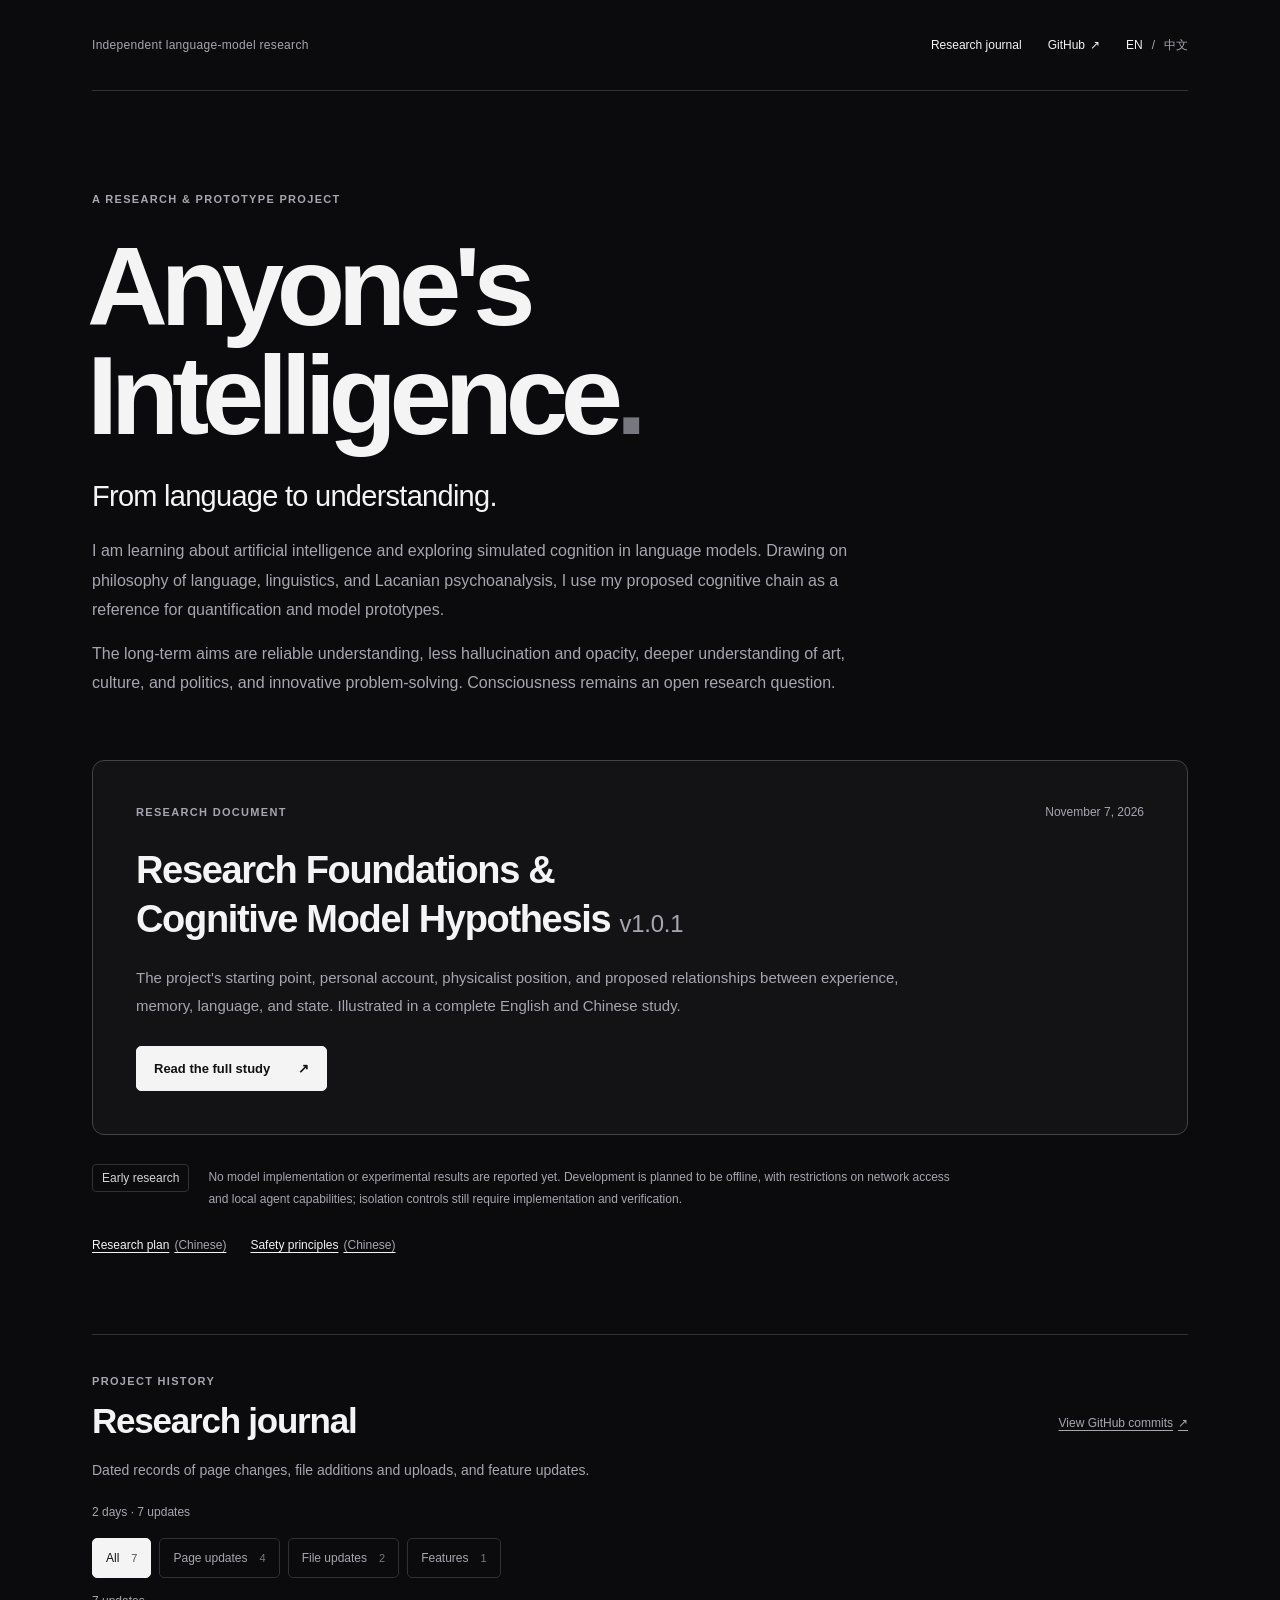
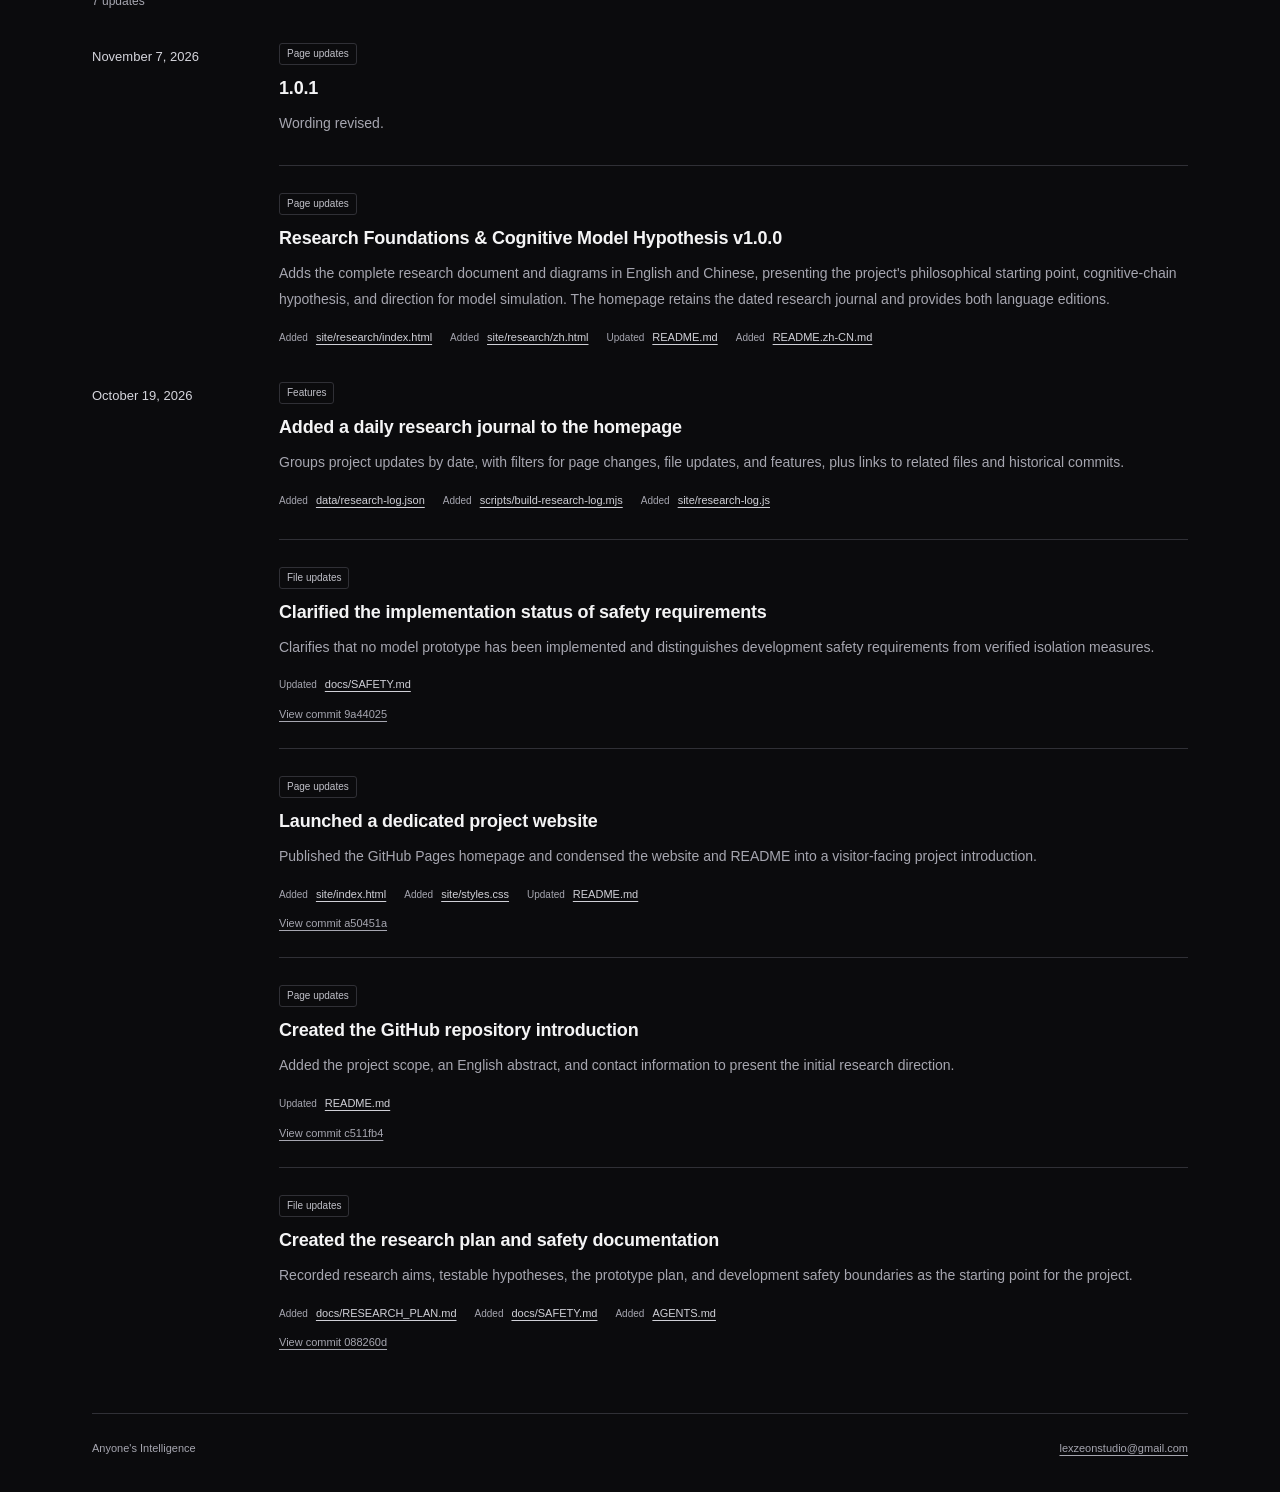
<file: index.html>
<!doctype html>
<html lang="en">
  <head>
    <meta charset="utf-8">
    <meta name="viewport" content="width=device-width, initial-scale=1">
    <meta name="theme-color" content="#0b0b0d">
    <meta name="description" content="Anyone's Intelligence is a language-model research project exploring simulated cognition through a proposed cognitive chain, quantification, and prototypes.">
    <meta property="og:type" content="website">
    <meta property="og:title" content="Anyone's Intelligence">
    <meta property="og:description" content="Learning about artificial intelligence. Exploring simulated cognition in language models.">
    <meta property="og:url" content="https://lexzeon.github.io/anyones-intelligence/">
    <link rel="canonical" href="https://lexzeon.github.io/anyones-intelligence/">
    <link rel="alternate" hreflang="en" href="https://lexzeon.github.io/anyones-intelligence/">
    <link rel="alternate" hreflang="zh-CN" href="https://lexzeon.github.io/anyones-intelligence/zh.html">
    <link rel="icon" href="./favicon.svg" type="image/svg+xml">
    <link rel="stylesheet" href="./styles.css?v=1.0.0">
    <script src="./research-log.js?v=1.0.0" defer></script>
    <title>Anyone's Intelligence — Language-model research</title>
  </head>
  <body>
    <a class="skip-link" href="#introduction">Skip to project introduction</a>
    <div class="page">
      <header class="site-header">
        <a class="project-type" href="./">Independent language-model research</a>
        <nav class="header-links" aria-label="Main navigation">
          <a href="#research-log">Research journal</a>
          <a href="https://github.com/LexZeon/anyones-intelligence">GitHub <span aria-hidden="true">↗</span></a>
          <span class="language-links"><a href="./" lang="en" aria-current="page">EN</a><span aria-hidden="true">/</span><a href="./zh.html" lang="zh-CN" hreflang="zh-CN">中文</a></span>
        </nav>
      </header>

      <main id="introduction">
        <section class="hero" aria-labelledby="project-title">
          <p class="eyebrow">A research &amp; prototype project</p>
          <h1 id="project-title">Anyone's<br>Intelligence<span class="period" aria-hidden="true">.</span></h1>
          <p class="tagline">From language to understanding.</p>
          <div class="introduction">
            <p>I am learning about artificial intelligence and exploring simulated cognition in language models. Drawing on philosophy of language, linguistics, and Lacanian psychoanalysis, I use my proposed cognitive chain as a reference for quantification and model prototypes.</p>
            <p>The long-term aims are reliable understanding, less hallucination and opacity, deeper understanding of art, culture, and politics, and innovative problem-solving. Consciousness remains an open research question.</p>
          </div>
        </section>

        <section class="document-card" aria-labelledby="document-title">
          <div class="document-heading"><span class="eyebrow">Research document</span><span class="document-date">November 7, 2026</span></div>
          <h2 id="document-title">Research Foundations &amp;<br class="desktop-break"> Cognitive Model Hypothesis <span class="version">v1.0.1</span></h2>
          <p>The project's starting point, personal account, physicalist position, and proposed relationships between experience, memory, language, and state. Illustrated in a complete English and Chinese study.</p>
          <a class="primary-link" href="./research/">Read the full study <span aria-hidden="true">↗</span></a>
        </section>

        <div class="project-note">
          <span class="stage">Early research</span>
          <p>No model implementation or experimental results are reported yet. Development is planned to be offline, with restrictions on network access and local agent capabilities; isolation controls still require implementation and verification.</p>
        </div>
        <nav class="project-links" aria-label="Project documents">
          <a href="https://github.com/LexZeon/anyones-intelligence/blob/main/docs/RESEARCH_PLAN.md">Research plan <span class="link-note">(Chinese)</span></a>
          <a href="https://github.com/LexZeon/anyones-intelligence/blob/main/docs/SAFETY.md">Safety principles <span class="link-note">(Chinese)</span></a>
        </nav>

        <section class="research-log" id="research-log" aria-labelledby="research-log-title">
          <div class="log-heading">
            <div><p class="eyebrow">Project history</p><h2 id="research-log-title">Research journal</h2></div>
            <a href="https://github.com/LexZeon/anyones-intelligence/commits/main/">View GitHub commits <span aria-hidden="true">↗</span></a>
          </div>
          <p class="log-intro">Dated records of page changes, file additions and uploads, and feature updates.</p>
          <!-- RESEARCH_LOG:START -->
          <div class="log-summary">2 days · 7 updates</div>
          <div class="log-filters" hidden role="group" aria-label="Filter by update type">
            <button type="button" data-log-filter="all" aria-pressed="true" aria-controls="log-days">All<span class="filter-count">7</span></button>
            <button type="button" data-log-filter="page" aria-pressed="false" aria-controls="log-days">Page updates<span class="filter-count">4</span></button>
            <button type="button" data-log-filter="file" aria-pressed="false" aria-controls="log-days">File updates<span class="filter-count">2</span></button>
            <button type="button" data-log-filter="feature" aria-pressed="false" aria-controls="log-days">Features<span class="filter-count">1</span></button>
          </div>
          <p class="log-filter-status" role="status" aria-live="polite">7 updates</p>
          <div id="log-days">
            <section class="log-day" data-log-day>
              <h3><time datetime="2026-11-07">November 7, 2026</time></h3>
              <ol class="log-entries">
                <li class="log-entry" data-log-type="page" data-log-id="2026-11-07-wording-v101">
                  <article>
                    <span class="log-kind">Page updates</span>
                    <h4>1.0.1</h4>
                    <p class="log-description">Wording revised.</p>
                  </article>
                </li>
                <li class="log-entry" data-log-type="page" data-log-id="2026-11-07-research-foundations-v100">
                  <article>
                    <span class="log-kind">Page updates</span>
                    <h4>Research Foundations &amp; Cognitive Model Hypothesis v1.0.0</h4>
                    <p class="log-description">Adds the complete research document and diagrams in English and Chinese, presenting the project&#39;s philosophical starting point, cognitive-chain hypothesis, and direction for model simulation. The homepage retains the dated research journal and provides both language editions.</p>
                    <ul class="log-files">
                      <li><span class="file-change">Added</span><a href="https://github.com/LexZeon/anyones-intelligence/blob/main/site/research/index.html">site/research/index.html</a></li>
                      <li><span class="file-change">Added</span><a href="https://github.com/LexZeon/anyones-intelligence/blob/main/site/research/zh.html">site/research/zh.html</a></li>
                      <li><span class="file-change">Updated</span><a href="https://github.com/LexZeon/anyones-intelligence/blob/main/README.md">README.md</a></li>
                      <li><span class="file-change">Added</span><a href="https://github.com/LexZeon/anyones-intelligence/blob/main/README.zh-CN.md">README.zh-CN.md</a></li>
                    </ul>
                  </article>
                </li>
              </ol>
            </section>
            <section class="log-day" data-log-day>
              <h3><time datetime="2026-10-19">October 19, 2026</time></h3>
              <ol class="log-entries">
                <li class="log-entry" data-log-type="feature" data-log-id="2026-10-19-daily-research-log">
                  <article>
                    <span class="log-kind">Features</span>
                    <h4>Added a daily research journal to the homepage</h4>
                    <p class="log-description">Groups project updates by date, with filters for page changes, file updates, and features, plus links to related files and historical commits.</p>
                    <ul class="log-files">
                      <li><span class="file-change">Added</span><a href="https://github.com/LexZeon/anyones-intelligence/blob/main/data/research-log.json">data/research-log.json</a></li>
                      <li><span class="file-change">Added</span><a href="https://github.com/LexZeon/anyones-intelligence/blob/main/scripts/build-research-log.mjs">scripts/build-research-log.mjs</a></li>
                      <li><span class="file-change">Added</span><a href="https://github.com/LexZeon/anyones-intelligence/blob/main/site/research-log.js">site/research-log.js</a></li>
                    </ul>
                  </article>
                </li>
                <li class="log-entry" data-log-type="file" data-log-id="2026-10-19-safety-status">
                  <article>
                    <span class="log-kind">File updates</span>
                    <h4>Clarified the implementation status of safety requirements</h4>
                    <p class="log-description">Clarifies that no model prototype has been implemented and distinguishes development safety requirements from verified isolation measures.</p>
                    <ul class="log-files">
                      <li><span class="file-change">Updated</span><a href="https://github.com/LexZeon/anyones-intelligence/blob/9a440254d31bc64a1e89951a3dd4d96bf1d4b5a5/docs/SAFETY.md">docs/SAFETY.md</a></li>
                    </ul>
                    <div class="log-commits">
                      <a href="https://github.com/LexZeon/anyones-intelligence/commit/9a440254d31bc64a1e89951a3dd4d96bf1d4b5a5">View commit 9a44025</a>
                    </div>
                  </article>
                </li>
                <li class="log-entry" data-log-type="page" data-log-id="2026-10-19-project-website">
                  <article>
                    <span class="log-kind">Page updates</span>
                    <h4>Launched a dedicated project website</h4>
                    <p class="log-description">Published the GitHub Pages homepage and condensed the website and README into a visitor-facing project introduction.</p>
                    <ul class="log-files">
                      <li><span class="file-change">Added</span><a href="https://github.com/LexZeon/anyones-intelligence/blob/a50451a512364d9d687785c299ff029bf0263dfd/site/index.html">site/index.html</a></li>
                      <li><span class="file-change">Added</span><a href="https://github.com/LexZeon/anyones-intelligence/blob/a50451a512364d9d687785c299ff029bf0263dfd/site/styles.css">site/styles.css</a></li>
                      <li><span class="file-change">Updated</span><a href="https://github.com/LexZeon/anyones-intelligence/blob/a50451a512364d9d687785c299ff029bf0263dfd/README.md">README.md</a></li>
                    </ul>
                    <div class="log-commits">
                      <a href="https://github.com/LexZeon/anyones-intelligence/commit/a50451a512364d9d687785c299ff029bf0263dfd">View commit a50451a</a>
                    </div>
                  </article>
                </li>
                <li class="log-entry" data-log-type="page" data-log-id="2026-10-19-github-introduction">
                  <article>
                    <span class="log-kind">Page updates</span>
                    <h4>Created the GitHub repository introduction</h4>
                    <p class="log-description">Added the project scope, an English abstract, and contact information to present the initial research direction.</p>
                    <ul class="log-files">
                      <li><span class="file-change">Updated</span><a href="https://github.com/LexZeon/anyones-intelligence/blob/c511fb419b15702b3689354095e0e9ea213cdd41/README.md">README.md</a></li>
                    </ul>
                    <div class="log-commits">
                      <a href="https://github.com/LexZeon/anyones-intelligence/commit/c511fb419b15702b3689354095e0e9ea213cdd41">View commit c511fb4</a>
                    </div>
                  </article>
                </li>
                <li class="log-entry" data-log-type="file" data-log-id="2026-10-19-research-foundation">
                  <article>
                    <span class="log-kind">File updates</span>
                    <h4>Created the research plan and safety documentation</h4>
                    <p class="log-description">Recorded research aims, testable hypotheses, the prototype plan, and development safety boundaries as the starting point for the project.</p>
                    <ul class="log-files">
                      <li><span class="file-change">Added</span><a href="https://github.com/LexZeon/anyones-intelligence/blob/088260d254546db2092b9839eb84a538aaaf15f5/docs/RESEARCH_PLAN.md">docs/RESEARCH_PLAN.md</a></li>
                      <li><span class="file-change">Added</span><a href="https://github.com/LexZeon/anyones-intelligence/blob/088260d254546db2092b9839eb84a538aaaf15f5/docs/SAFETY.md">docs/SAFETY.md</a></li>
                      <li><span class="file-change">Added</span><a href="https://github.com/LexZeon/anyones-intelligence/blob/088260d254546db2092b9839eb84a538aaaf15f5/AGENTS.md">AGENTS.md</a></li>
                    </ul>
                    <div class="log-commits">
                      <a href="https://github.com/LexZeon/anyones-intelligence/commit/088260d254546db2092b9839eb84a538aaaf15f5">View commit 088260d</a>
                    </div>
                  </article>
                </li>
              </ol>
            </section>
          </div>
          <!-- RESEARCH_LOG:END -->
        </section>
      </main>

      <footer class="site-footer">
        <span>Anyone's Intelligence</span>
        <a href="mailto:lexzeonstudio@gmail.com">lexzeonstudio@gmail.com</a>
      </footer>
    </div>
  </body>
</html>
</file>
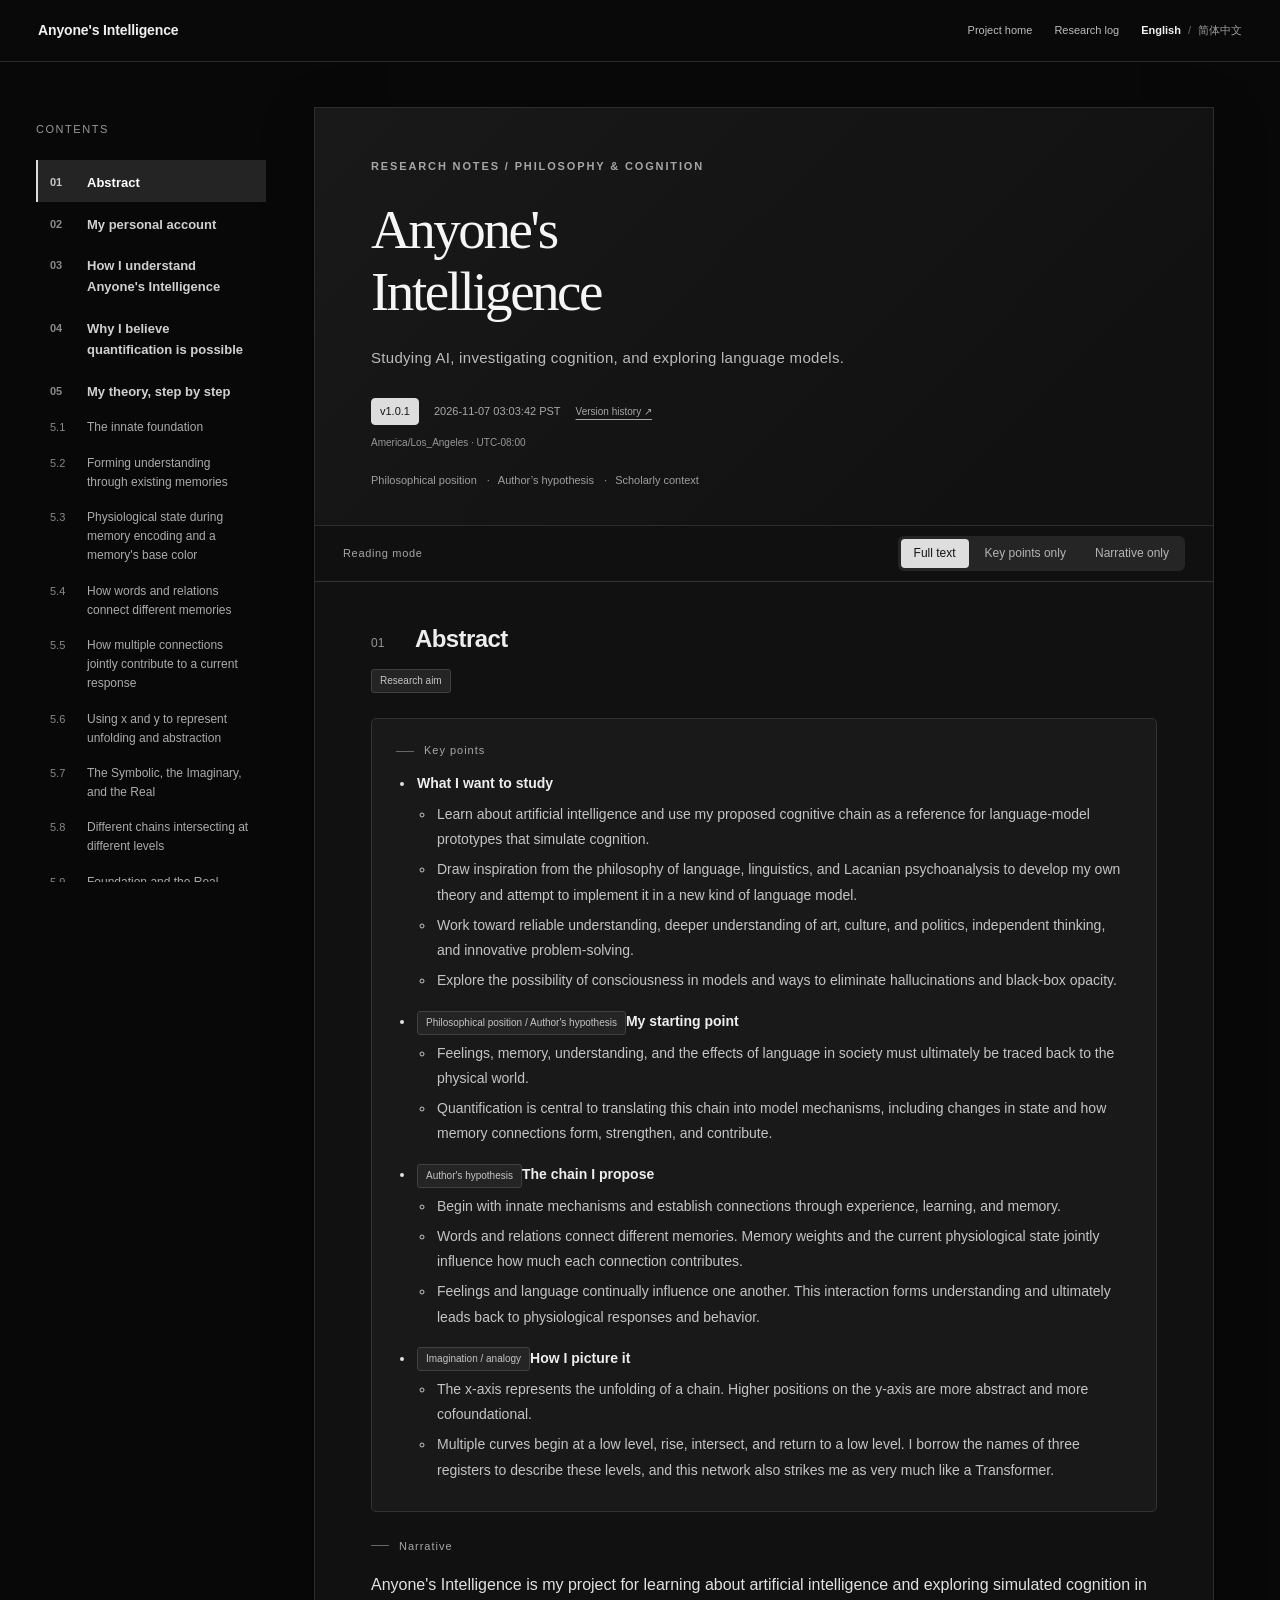
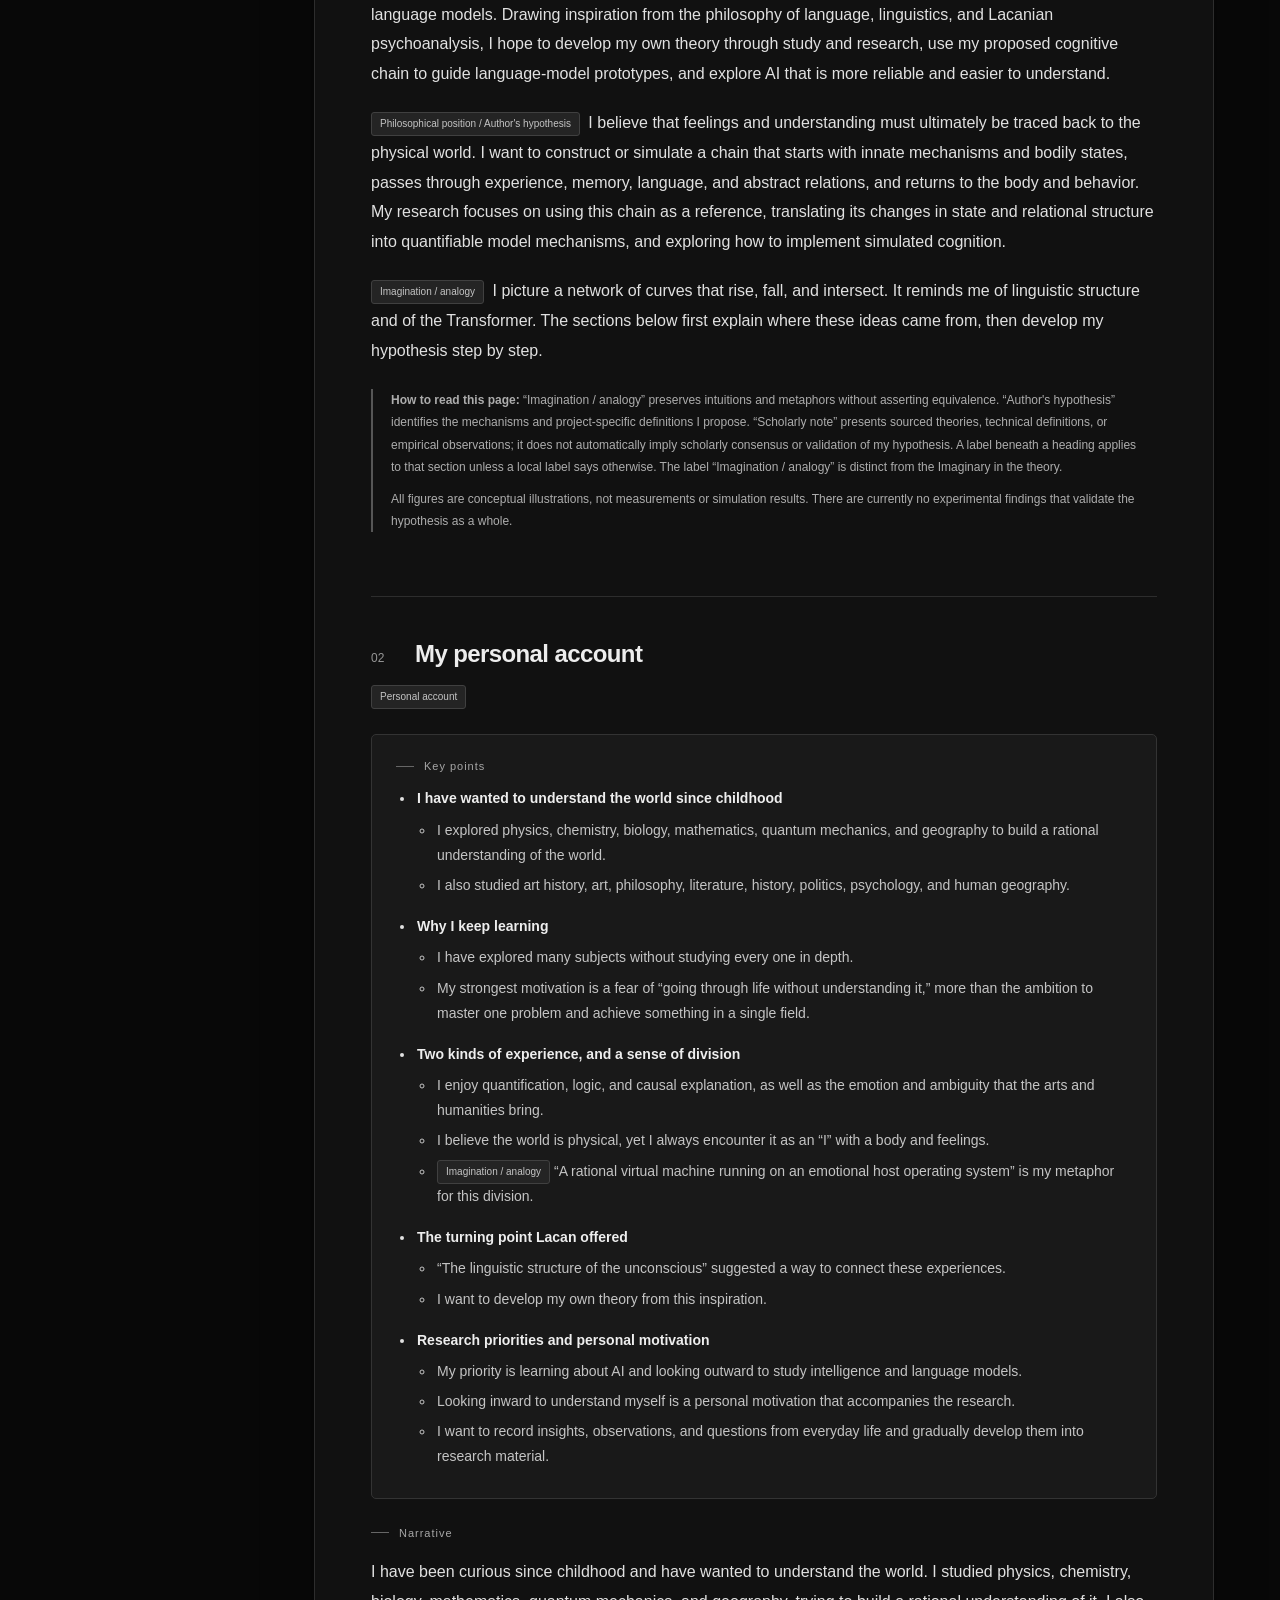
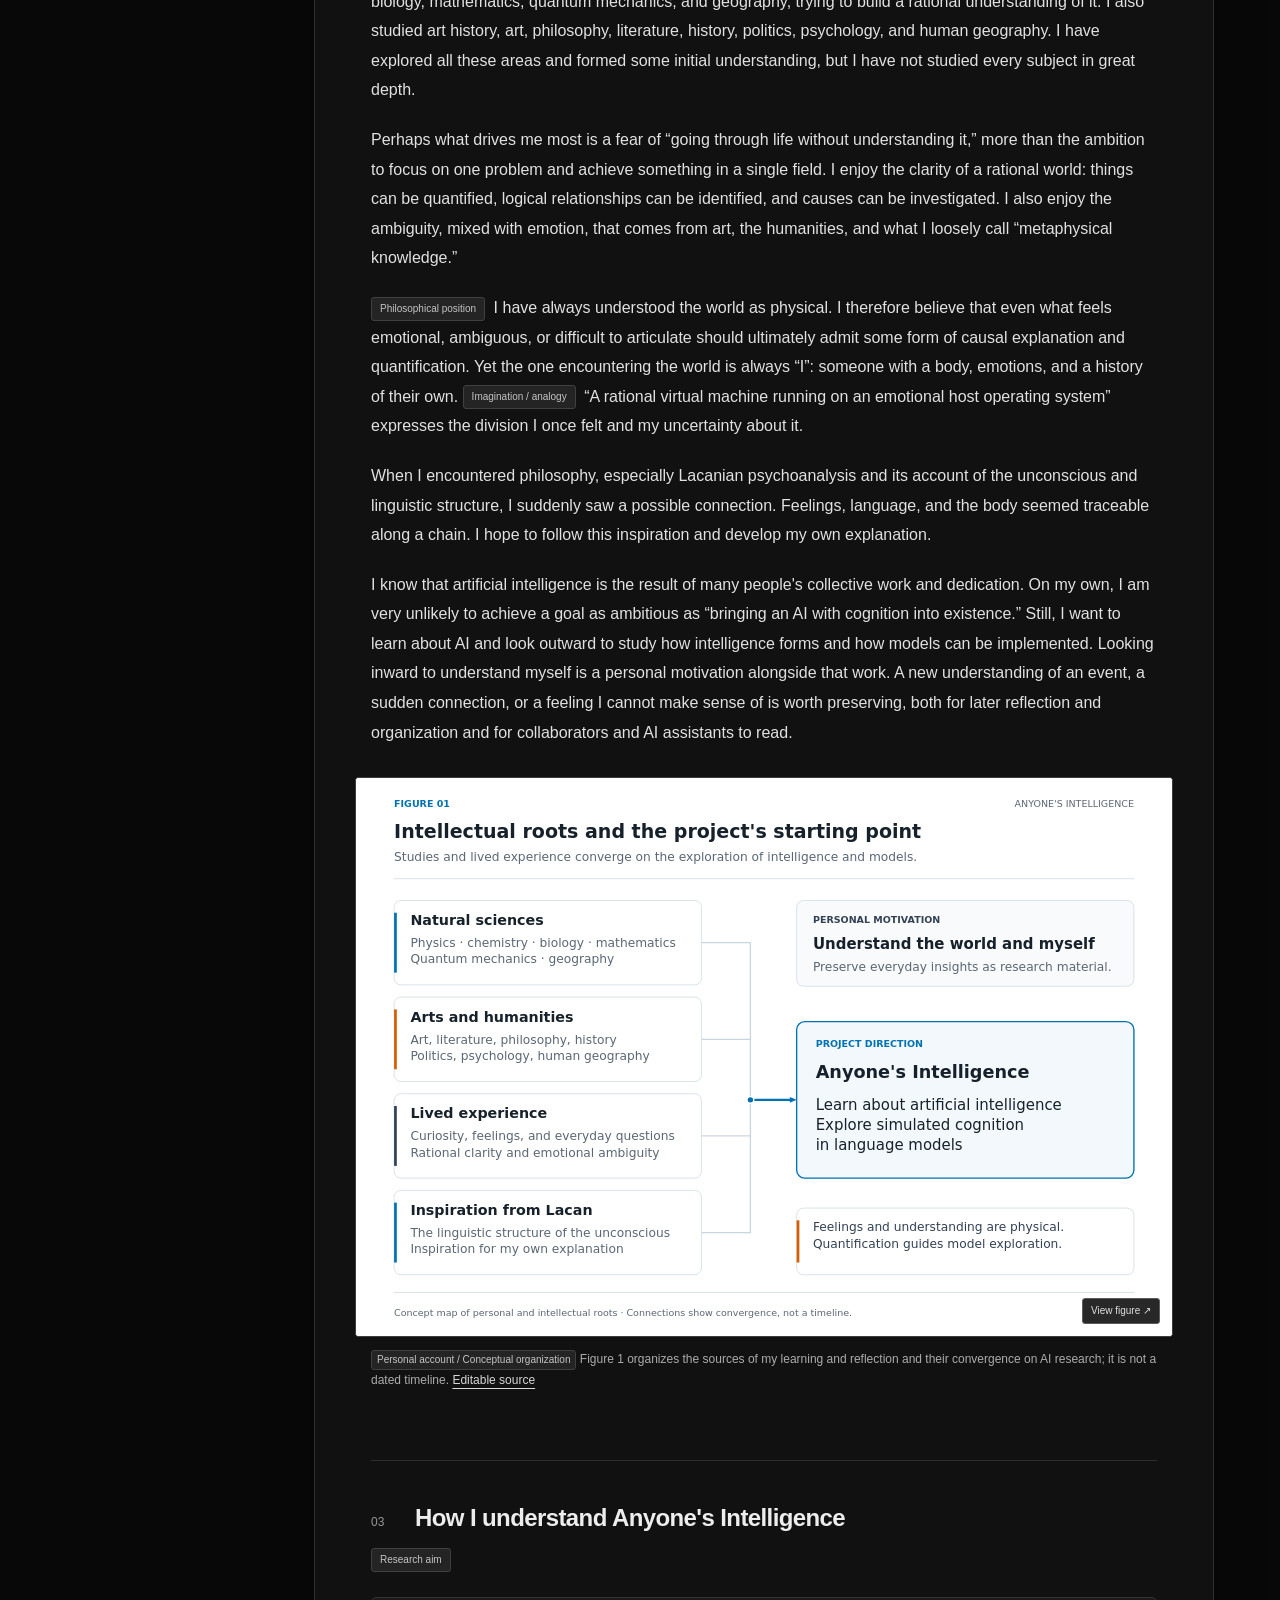
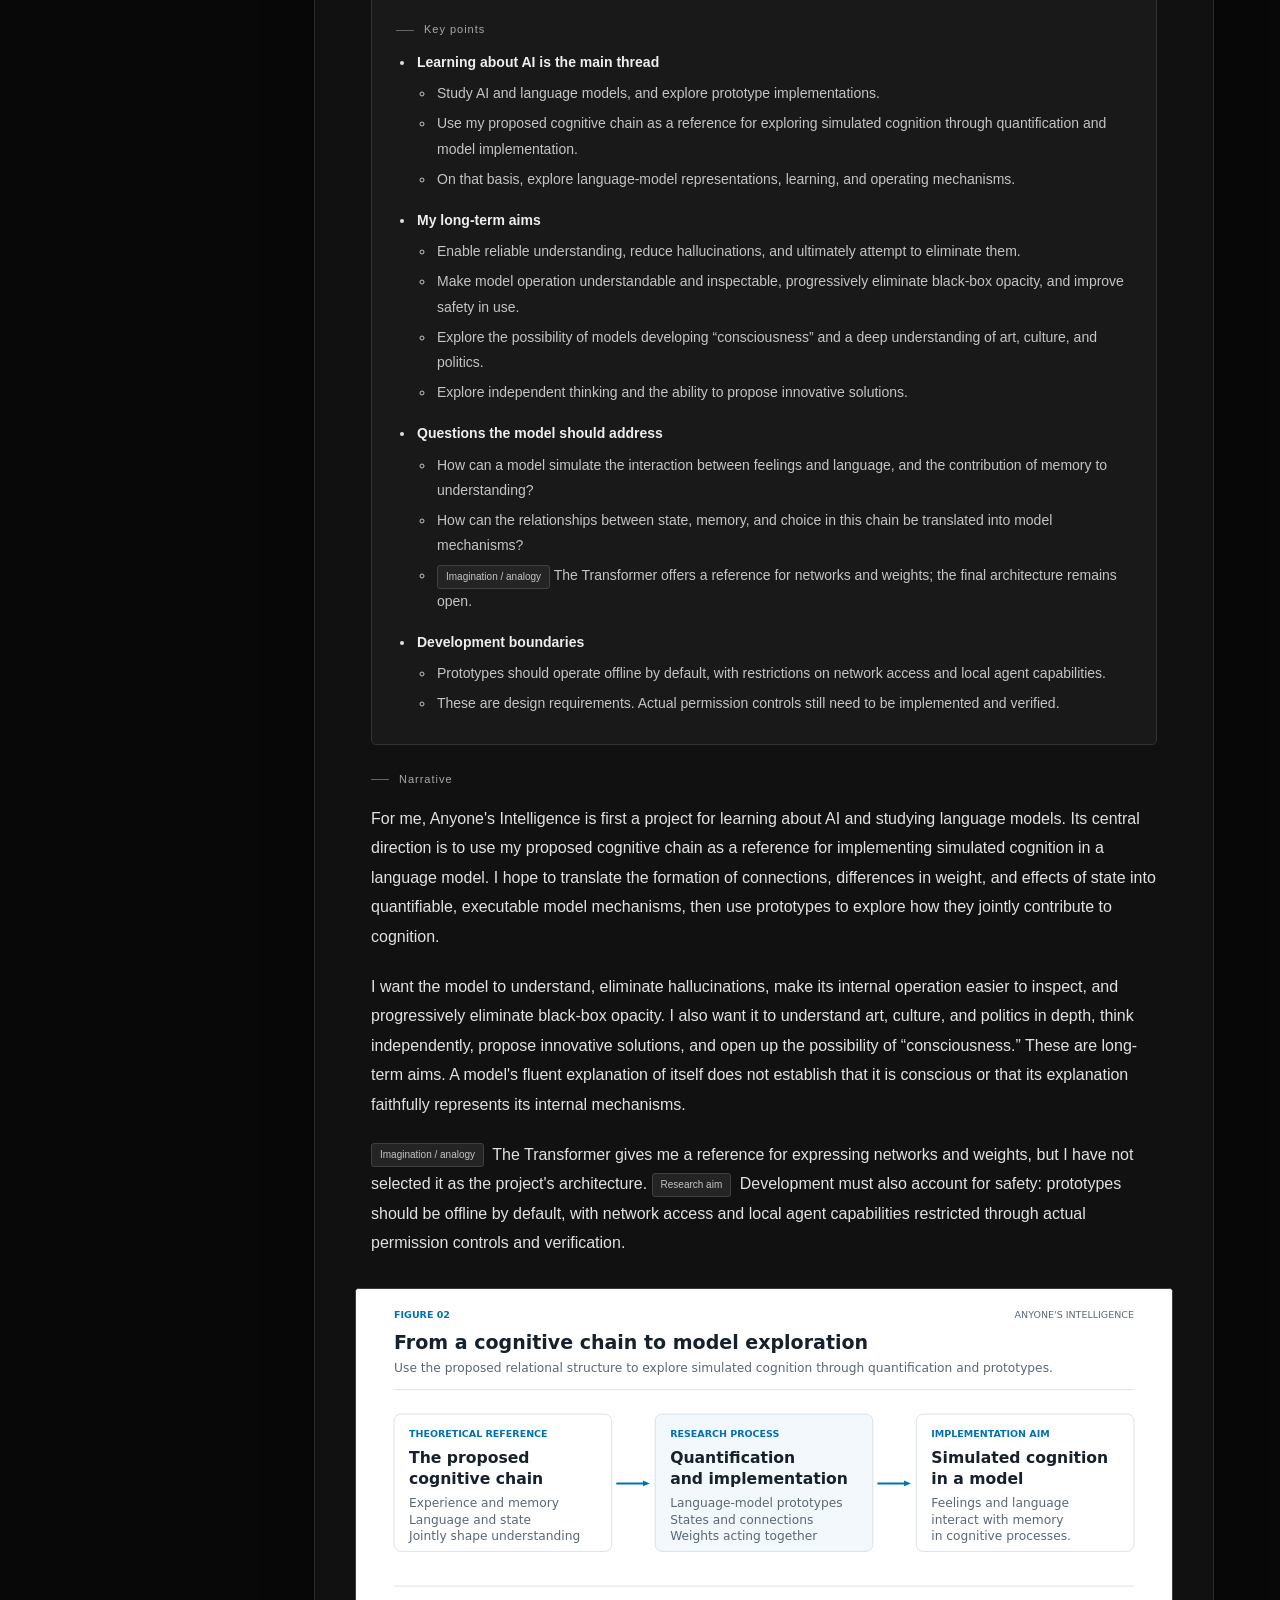
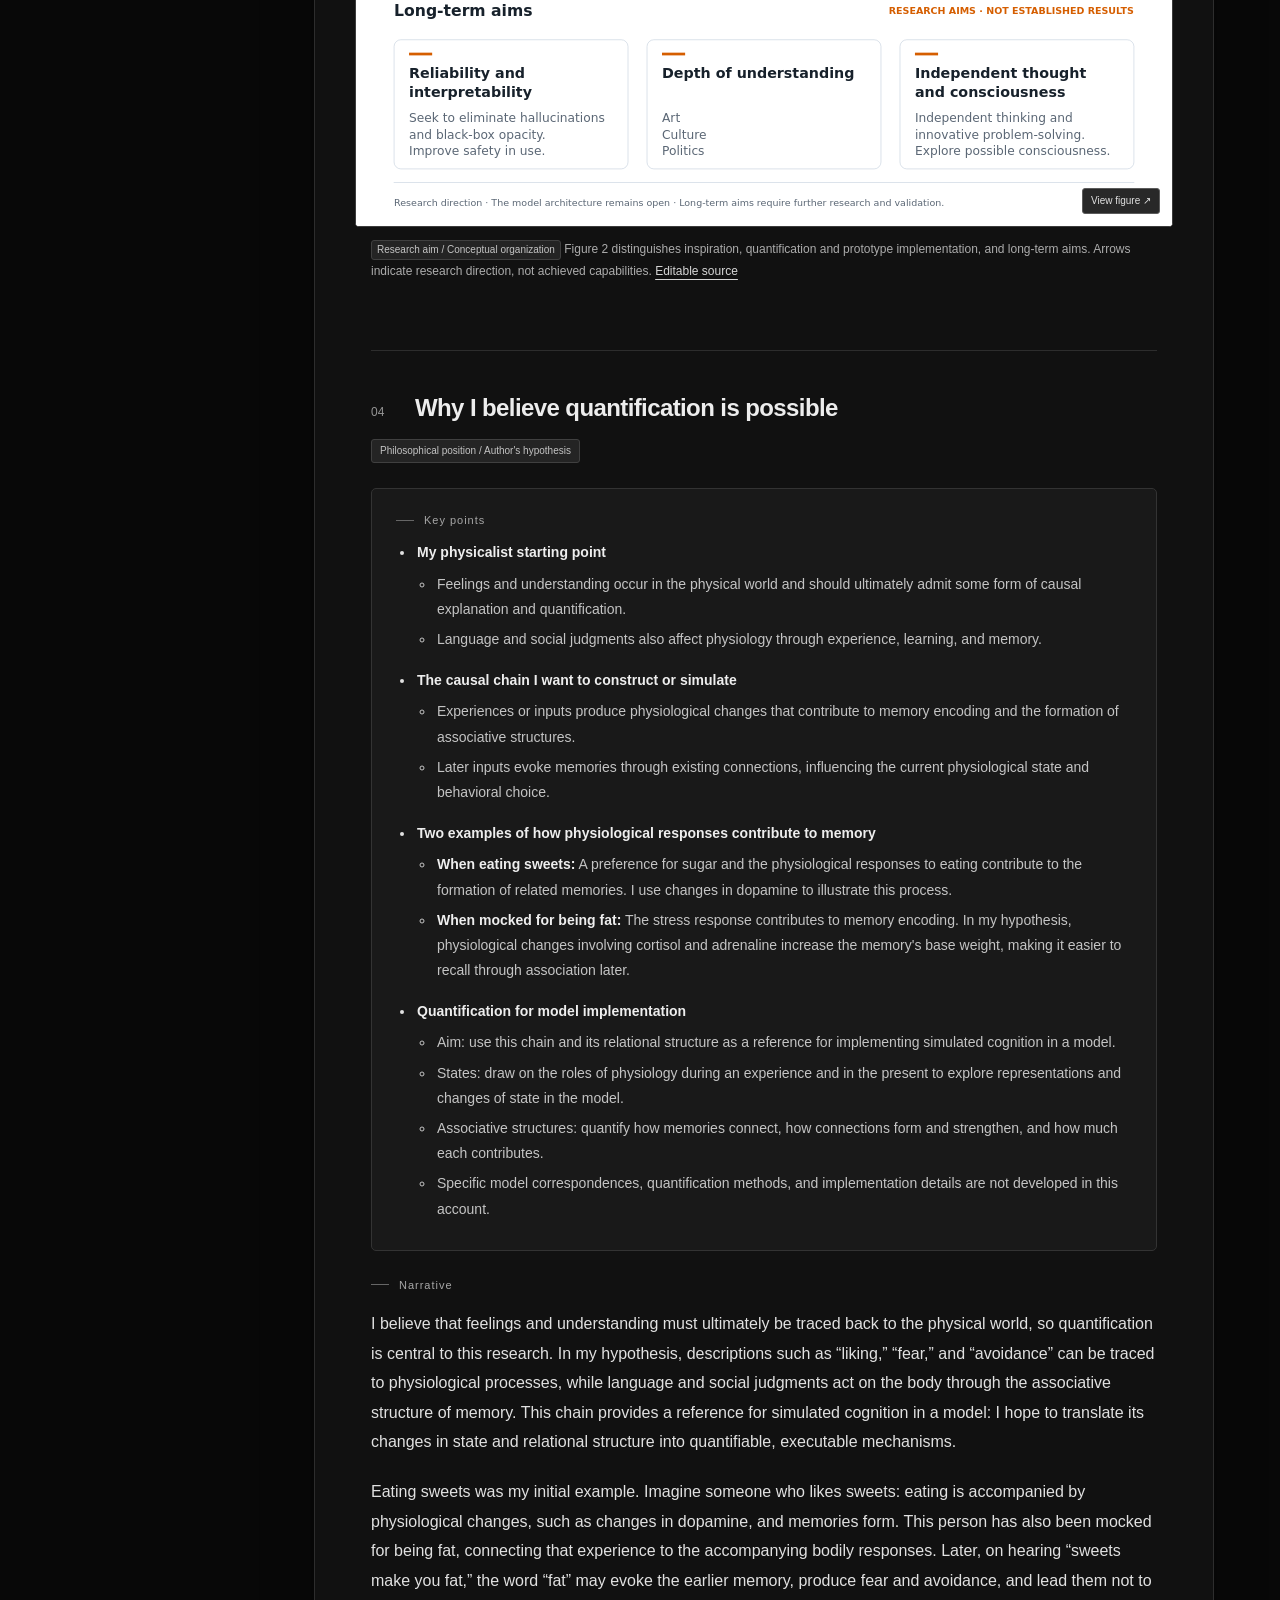
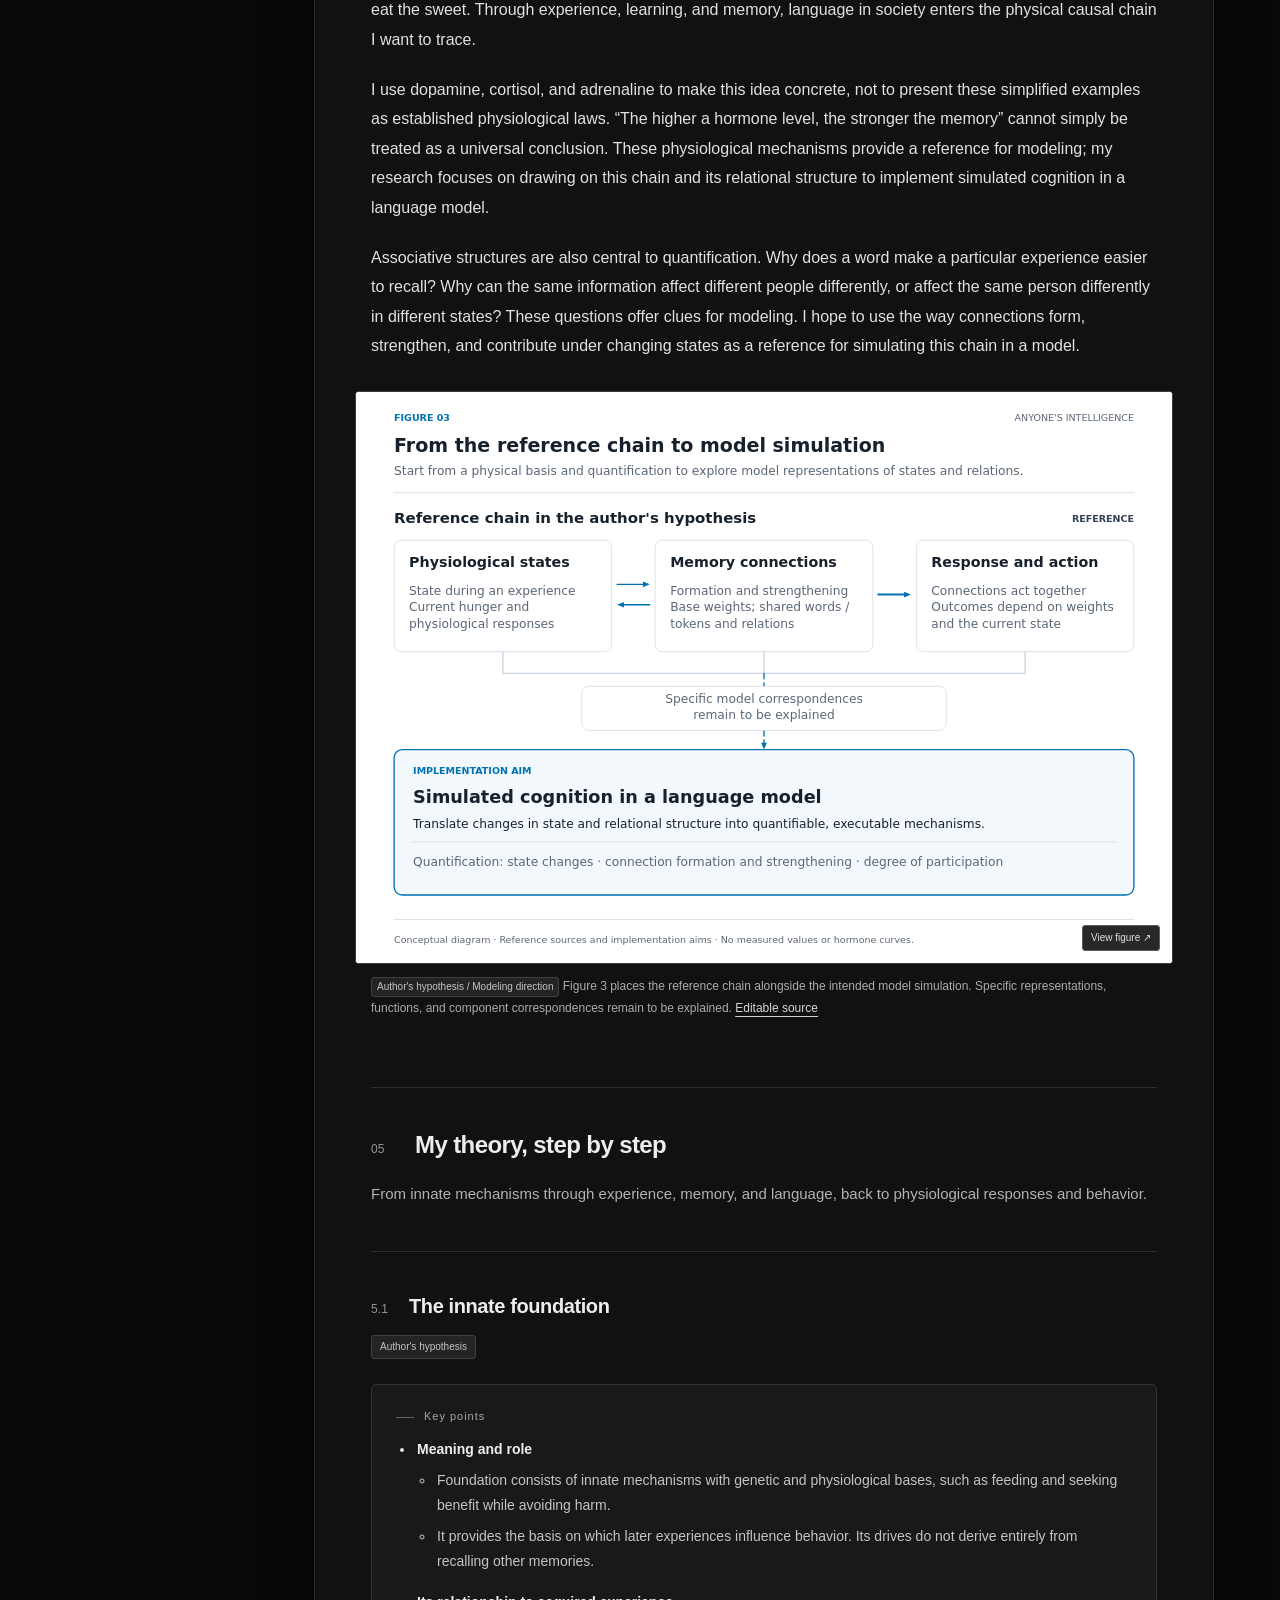
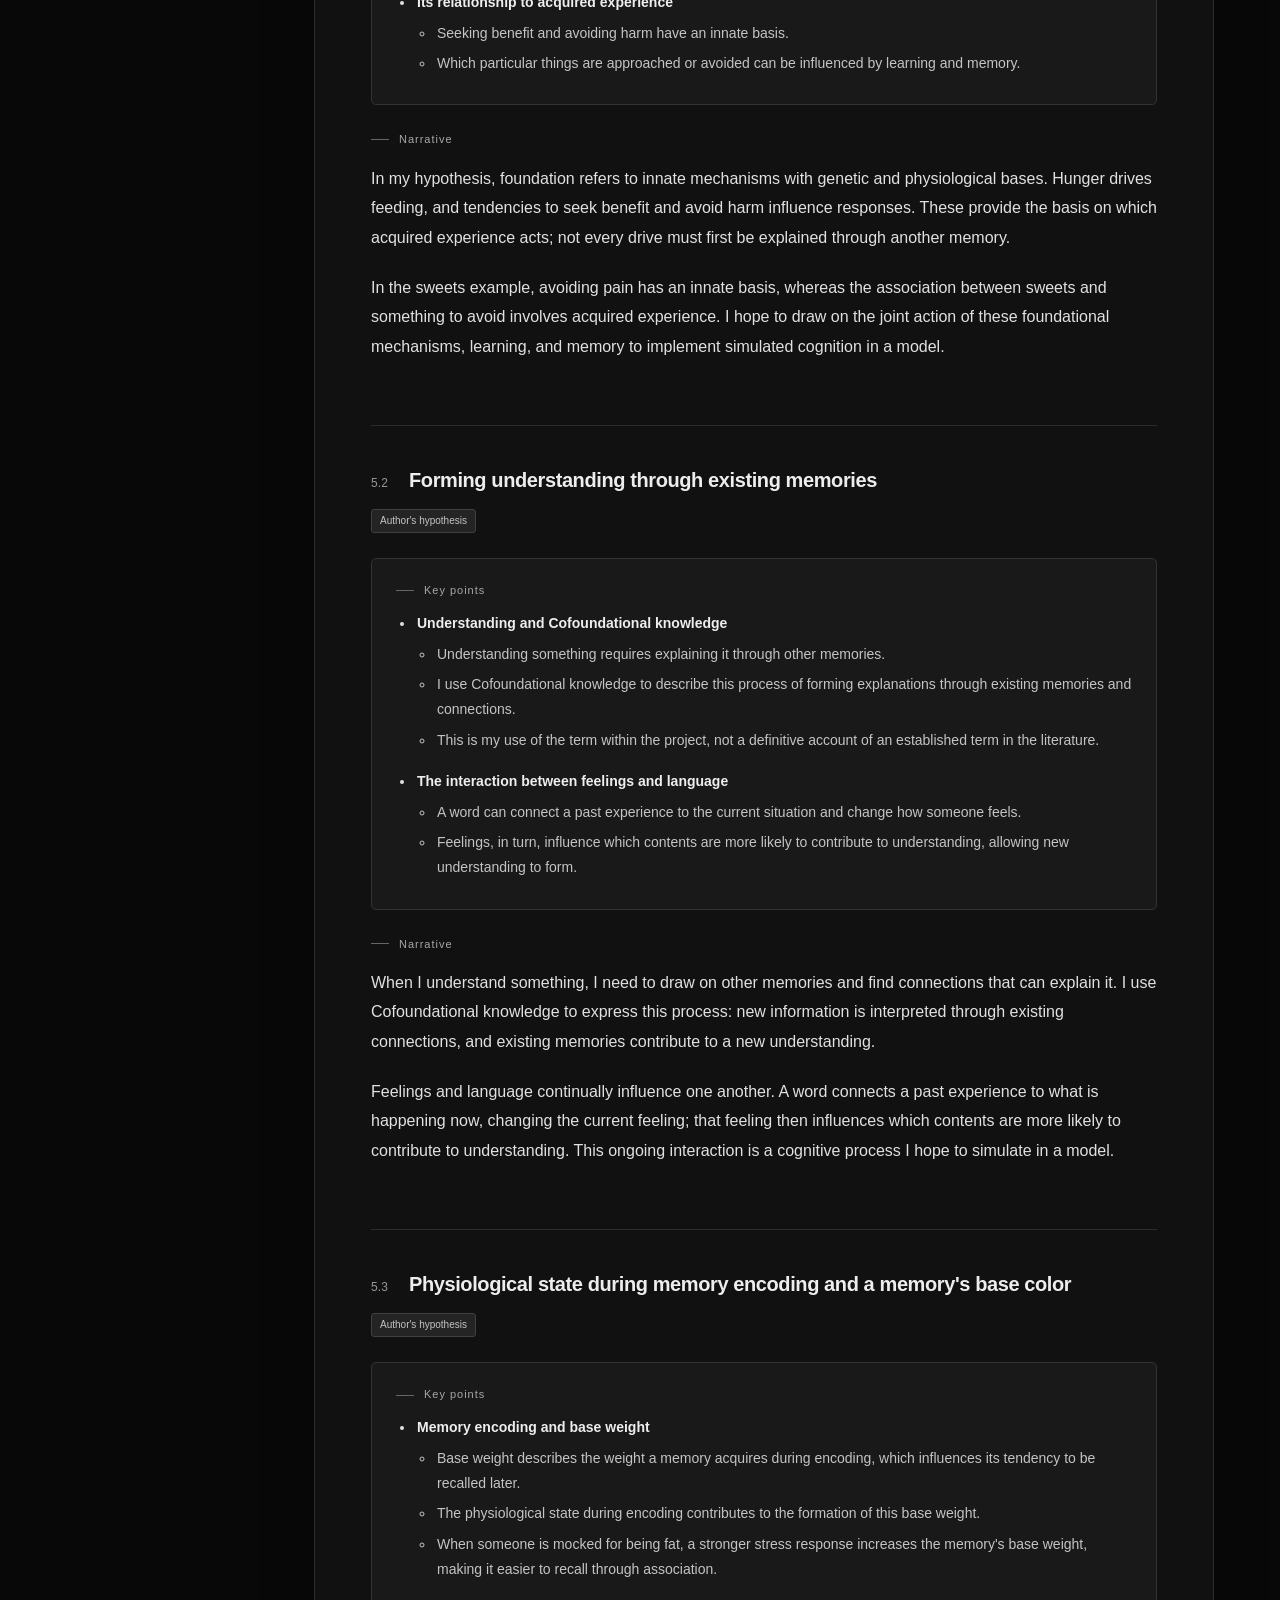
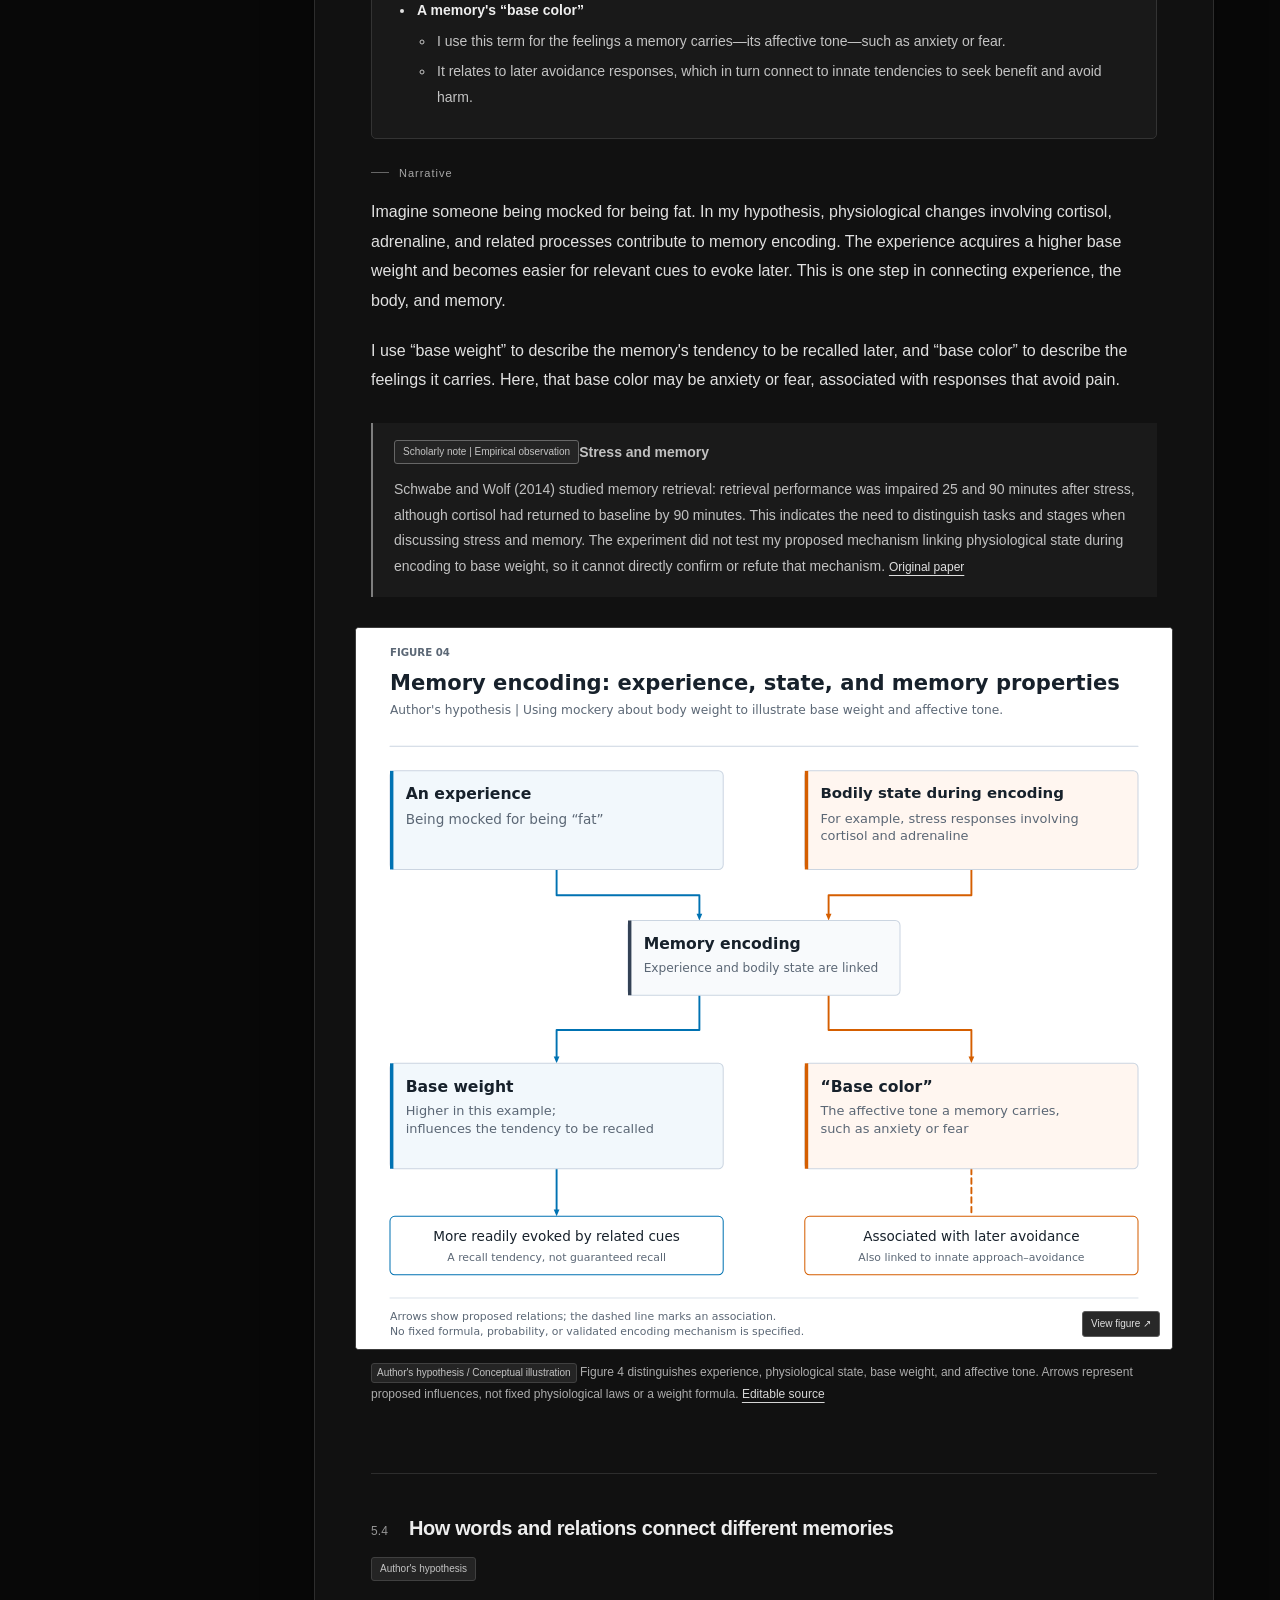
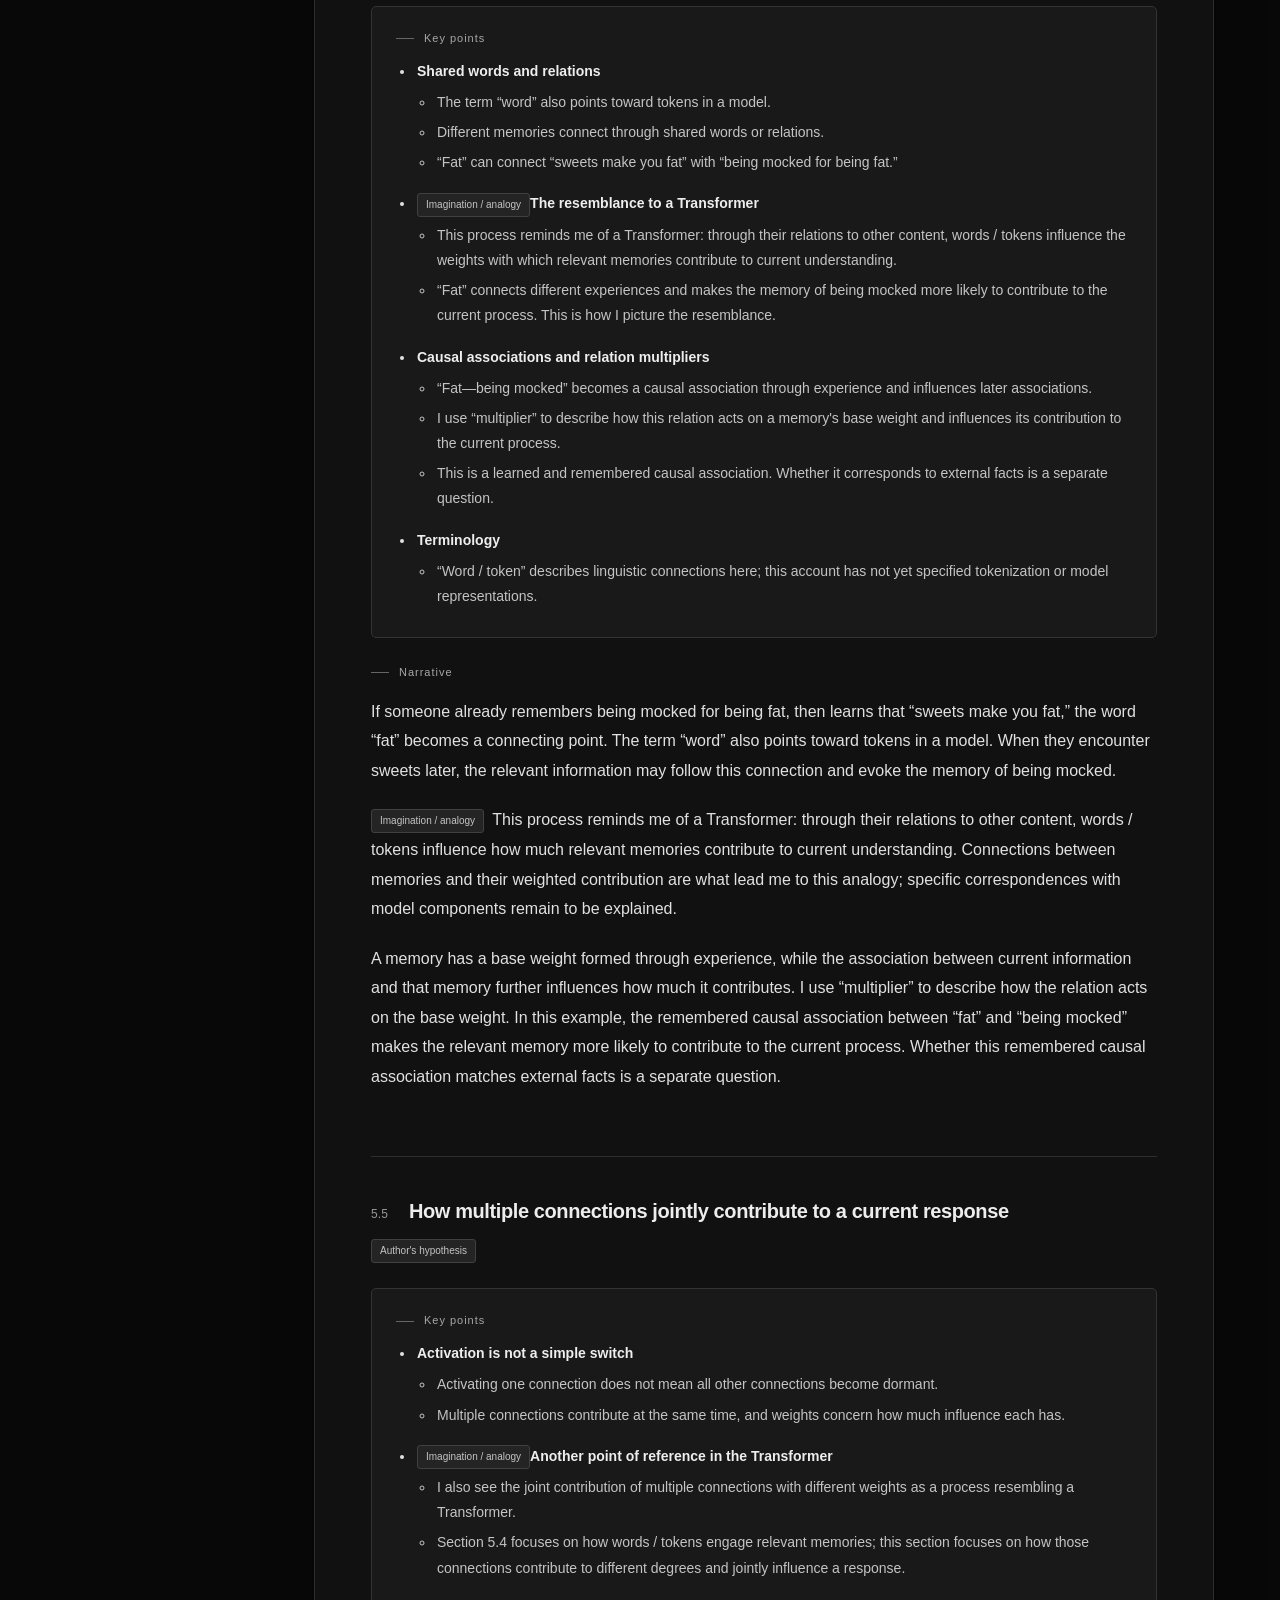
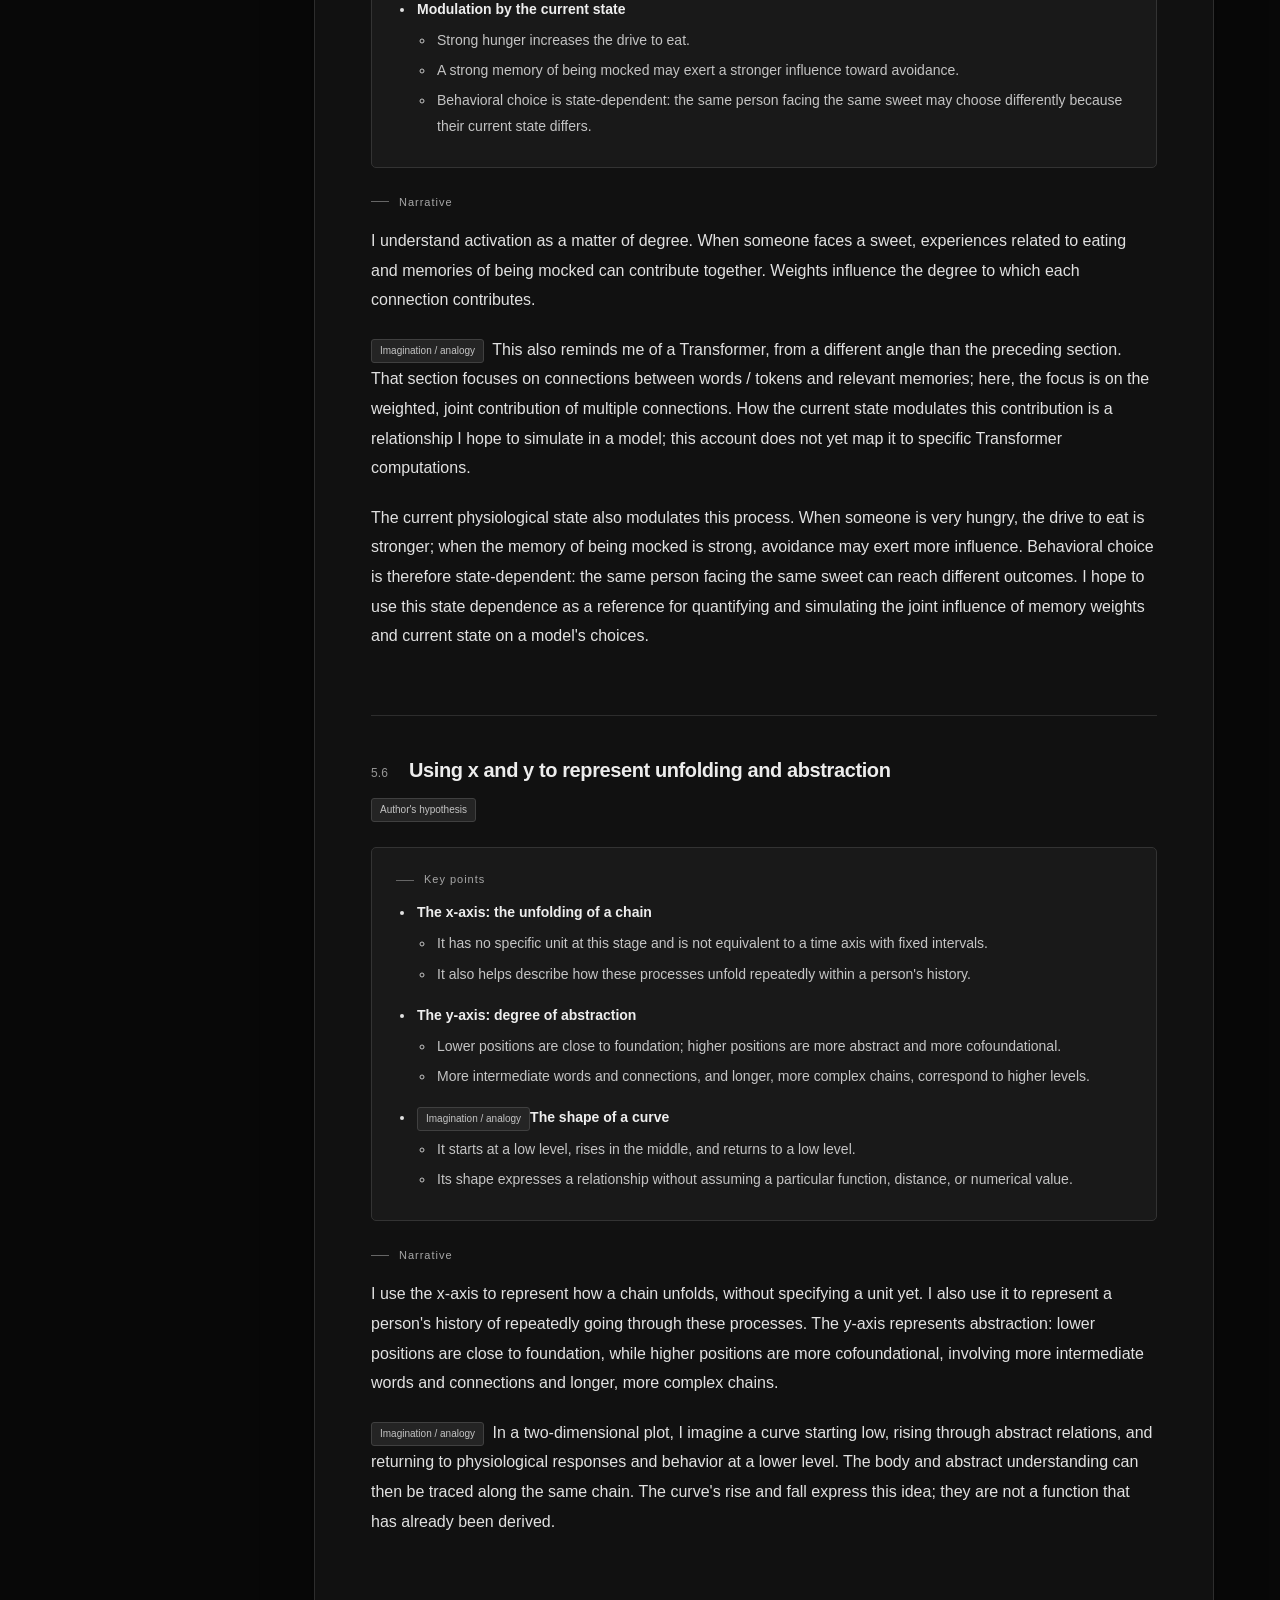
<file: research/index.html>
<!doctype html><html lang="en" class="html-en"><head><meta charset="utf-8"><meta name="viewport" content="width=device-width,initial-scale=1"><title>Anyone's Intelligence · Research foundations & cognitive model hypothesis · 1.0.1</title><link rel="stylesheet" href="./research.css?v=1.0.1"><meta name="theme-color" content="#080808"><meta name="description" content="Studying AI, investigating cognition, and exploring language models."><link rel="canonical" href="https://lexzeon.github.io/anyones-intelligence/research/"><link rel="icon" href="../favicon.svg" type="image/svg+xml"></head><body data-mode="all" id="top">
<header class="topbar"><a class="brand" href="#top">Anyone's Intelligence</a><div class="top-actions"><a class="back-home" href="../">Project home</a><a class="journal-link" href="../#research-log">Research log</a><nav class="language-switch" aria-label="Language"><a class="language-link" href="index.html" aria-current="page">English</a><span class="divider">/</span><a class="language-link" href="zh.html">简体中文</a></nav><button class="menu-button" type="button">Contents ☰</button></div></header><div class="progress"></div>
<div class="layout"><aside class="sidebar"><p class="sidebar-label">CONTENTS</p><nav class="toc" aria-label="Chapter navigation"><a href="#section-1" class="main"><span>01</span><span>Abstract</span></a><a href="#section-2" class="main"><span>02</span><span>My personal account</span></a><a href="#section-3" class="main"><span>03</span><span>How I understand Anyone&#x27;s Intelligence</span></a><a href="#section-4" class="main"><span>04</span><span>Why I believe quantification is possible</span></a><a href="#section-5" class="main"><span>05</span><span>My theory, step by step</span></a><a href="#section-6" class="sub"><span>5.1</span><span>The innate foundation</span></a><a href="#section-7" class="sub"><span>5.2</span><span>Forming understanding through existing memories</span></a><a href="#section-8" class="sub"><span>5.3</span><span>Physiological state during memory encoding and a memory&#x27;s base color</span></a><a href="#section-9" class="sub"><span>5.4</span><span>How words and relations connect different memories</span></a><a href="#section-10" class="sub"><span>5.5</span><span>How multiple connections jointly contribute to a current response</span></a><a href="#section-11" class="sub"><span>5.6</span><span>Using x and y to represent unfolding and abstraction</span></a><a href="#section-12" class="sub"><span>5.7</span><span>The Symbolic, the Imaginary, and the Real</span></a><a href="#section-13" class="sub"><span>5.8</span><span>Different chains intersecting at different levels</span></a><a href="#section-14" class="sub"><span>5.9</span><span>Foundation and the Real shaped by experience</span></a><a href="#section-15" class="sub"><span>5.10</span><span>My analogies and imagined structures</span></a><a href="#section-16" class="sub"><span>5.11</span><span>Putting the sweets example together</span></a><a href="#section-17" class="sub"><span>5.12</span><span>Questions raised in discussion that need further explanation</span></a></nav><div class="sidebar-foot">A study of artificial intelligence,<br>language, and cognition.</div></aside>
<main class="document"><header class="hero"><p class="eyebrow">RESEARCH NOTES / PHILOSOPHY & COGNITION</p><h1>Anyone's<br>Intelligence</h1><p class="subtitle">Studying AI, investigating cognition, and exploring language models.</p><div class="edition-line"><span class="version-chip">v1.0.1</span><time datetime="2026-11-07T03:03:42-08:00">2026-11-07 03:03:42 PST</time><a href="changelog.html">Version history ↗</a></div><p class="timezone">America/Los_Angeles · UTC-08:00</p><div class="hero-foot"><span>Philosophical position</span><span>Author’s hypothesis</span><span>Scholarly context</span></div></header>
<div class="reading-toolbar"><span class="toolbar-label">Reading mode</span><div class="mode-switch" role="group" aria-label="Reading mode"><button data-set-mode="all" aria-pressed="true">Full text</button><button data-set-mode="points" aria-pressed="false">Key points only</button><button data-set-mode="prose" aria-pressed="false">Narrative only</button></div></div><article class="reading-body"><section class="content-section chapter" id="section-1"><header class="section-heading"><span class="section-number">01</span><h2>Abstract</h2></header><div class="section-meta"><p><strong><span class="tag neutral">Research aim</span></strong></p>
</div><div class="reading-part points"><div class="part-label">Key points</div><ul>
<li><strong>What I want to study</strong>
<ul>
<li>Learn about artificial intelligence and use my proposed cognitive chain as a reference for language-model prototypes that simulate cognition.</li>
<li>Draw inspiration from the philosophy of language, linguistics, and Lacanian psychoanalysis to develop my own theory and attempt to implement it in a new kind of language model.</li>
<li>Work toward reliable understanding, deeper understanding of art, culture, and politics, independent thinking, and innovative problem-solving.</li>
<li>Explore the possibility of consciousness in models and ways to eliminate hallucinations and black-box opacity.</li>
</ul>
</li>
<li><strong><span class="tag hypothesis">Philosophical position / Author&#x27;s hypothesis</span>My starting point</strong>
<ul>
<li>Feelings, memory, understanding, and the effects of language in society must ultimately be traced back to the physical world.</li>
<li>Quantification is central to translating this chain into model mechanisms, including changes in state and how memory connections form, strengthen, and contribute.</li>
</ul>
</li>
<li><strong><span class="tag hypothesis">Author&#x27;s hypothesis</span>The chain I propose</strong>
<ul>
<li>Begin with innate mechanisms and establish connections through experience, learning, and memory.</li>
<li>Words and relations connect different memories. Memory weights and the current physiological state jointly influence how much each connection contributes.</li>
<li>Feelings and language continually influence one another. This interaction forms understanding and ultimately leads back to physiological responses and behavior.</li>
</ul>
</li>
<li><strong><span class="tag imagine">Imagination / analogy</span>How I picture it</strong>
<ul>
<li>The x-axis represents the unfolding of a chain. Higher positions on the y-axis are more abstract and more cofoundational.</li>
<li>Multiple curves begin at a low level, rise, intersect, and return to a low level. I borrow the names of three registers to describe these levels, and this network also strikes me as very much like a Transformer.</li>
</ul>
</li>
</ul>
</div><div class="reading-part prose"><div class="part-label">Narrative</div><p>Anyone's Intelligence is my project for learning about artificial intelligence and exploring simulated cognition in language models. Drawing inspiration from the philosophy of language, linguistics, and Lacanian psychoanalysis, I hope to develop my own theory through study and research, use my proposed cognitive chain to guide language-model prototypes, and explore AI that is more reliable and easier to understand.</p>
<p><strong><span class="tag hypothesis">Philosophical position / Author&#x27;s hypothesis</span></strong> I believe that feelings and understanding must ultimately be traced back to the physical world. I want to construct or simulate a chain that starts with innate mechanisms and bodily states, passes through experience, memory, language, and abstract relations, and returns to the body and behavior. My research focuses on using this chain as a reference, translating its changes in state and relational structure into quantifiable model mechanisms, and exploring how to implement simulated cognition.</p>
<p><strong><span class="tag imagine">Imagination / analogy</span></strong> I picture a network of curves that rise, fall, and intersect. It reminds me of linguistic structure and of the Transformer. The sections below first explain where these ideas came from, then develop my hypothesis step by step.</p>
</div><aside class="reading-note"><blockquote>
<p><strong>How to read this page:</strong> “Imagination / analogy” preserves intuitions and metaphors without asserting equivalence. “Author's hypothesis” identifies the mechanisms and project-specific definitions I propose. “Scholarly note” presents sourced theories, technical definitions, or empirical observations; it does not automatically imply scholarly consensus or validation of my hypothesis. A label beneath a heading applies to that section unless a local label says otherwise. The label “Imagination / analogy” is distinct from the Imaginary in the theory.</p>
<p>All figures are conceptual illustrations, not measurements or simulation results. There are currently no experimental findings that validate the hypothesis as a whole.</p>
</blockquote>
</aside></section><section class="content-section chapter" id="section-2"><header class="section-heading"><span class="section-number">02</span><h2>My personal account</h2></header><div class="section-meta"><p><strong><span class="tag neutral">Personal account</span></strong></p>
</div><div class="reading-part points"><div class="part-label">Key points</div><ul>
<li><strong>I have wanted to understand the world since childhood</strong>
<ul>
<li>I explored physics, chemistry, biology, mathematics, quantum mechanics, and geography to build a rational understanding of the world.</li>
<li>I also studied art history, art, philosophy, literature, history, politics, psychology, and human geography.</li>
</ul>
</li>
<li><strong>Why I keep learning</strong>
<ul>
<li>I have explored many subjects without studying every one in depth.</li>
<li>My strongest motivation is a fear of “going through life without understanding it,” more than the ambition to master one problem and achieve something in a single field.</li>
</ul>
</li>
<li><strong>Two kinds of experience, and a sense of division</strong>
<ul>
<li>I enjoy quantification, logic, and causal explanation, as well as the emotion and ambiguity that the arts and humanities bring.</li>
<li>I believe the world is physical, yet I always encounter it as an “I” with a body and feelings.</li>
<li><strong><span class="tag imagine">Imagination / analogy</span></strong> “A rational virtual machine running on an emotional host operating system” is my metaphor for this division.</li>
</ul>
</li>
<li><strong>The turning point Lacan offered</strong>
<ul>
<li>“The linguistic structure of the unconscious” suggested a way to connect these experiences.</li>
<li>I want to develop my own theory from this inspiration.</li>
</ul>
</li>
<li><strong>Research priorities and personal motivation</strong>
<ul>
<li>My priority is learning about AI and looking outward to study intelligence and language models.</li>
<li>Looking inward to understand myself is a personal motivation that accompanies the research.</li>
<li>I want to record insights, observations, and questions from everyday life and gradually develop them into research material.</li>
</ul>
</li>
</ul>
</div><div class="reading-part prose"><div class="part-label">Narrative</div><p>I have been curious since childhood and have wanted to understand the world. I studied physics, chemistry, biology, mathematics, quantum mechanics, and geography, trying to build a rational understanding of it. I also studied art history, art, philosophy, literature, history, politics, psychology, and human geography. I have explored all these areas and formed some initial understanding, but I have not studied every subject in great depth.</p>
<p>Perhaps what drives me most is a fear of “going through life without understanding it,” more than the ambition to focus on one problem and achieve something in a single field. I enjoy the clarity of a rational world: things can be quantified, logical relationships can be identified, and causes can be investigated. I also enjoy the ambiguity, mixed with emotion, that comes from art, the humanities, and what I loosely call “metaphysical knowledge.”</p>
<p><strong><span class="tag hypothesis">Philosophical position</span></strong> I have always understood the world as physical. I therefore believe that even what feels emotional, ambiguous, or difficult to articulate should ultimately admit some form of causal explanation and quantification. Yet the one encountering the world is always “I”: someone with a body, emotions, and a history of their own. <strong><span class="tag imagine">Imagination / analogy</span></strong> “A rational virtual machine running on an emotional host operating system” expresses the division I once felt and my uncertainty about it.</p>
<p>When I encountered philosophy, especially Lacanian psychoanalysis and its account of the unconscious and linguistic structure, I suddenly saw a possible connection. Feelings, language, and the body seemed traceable along a chain. I hope to follow this inspiration and develop my own explanation.</p>
<p>I know that artificial intelligence is the result of many people's collective work and dedication. On my own, I am very unlikely to achieve a goal as ambitious as “bringing an AI with cognition into existence.” Still, I want to learn about AI and look outward to study how intelligence forms and how models can be implemented. Looking inward to understand myself is a personal motivation alongside that work. A new understanding of an event, a sudden connection, or a feeling I cannot make sense of is worth preserving, both for later reflection and organization and for collaborators and AI assistants to read.</p>
</div><figure><button class="figure-button" type="button" aria-label="Enlarge Figure 1. Sources of understanding and the direction of AI research"><img src="[data-uri]" alt="Figure 1. Sources of understanding and the direction of AI research"><span class="zoom-hint">View figure ↗</span></button><figcaption><p><strong><span class="tag neutral">Personal account / Conceptual organization</span></strong> Figure 1 organizes the sources of my learning and reflection and their convergence on AI research; it is not a dated timeline. <a href="../assets/figures/en/01_intellectual_roots.drawio">Editable source</a></p>
</figcaption></figure></section><section class="content-section chapter" id="section-3"><header class="section-heading"><span class="section-number">03</span><h2>How I understand Anyone&#x27;s Intelligence</h2></header><div class="section-meta"><p><strong><span class="tag neutral">Research aim</span></strong></p>
</div><div class="reading-part points"><div class="part-label">Key points</div><ul>
<li><strong>Learning about AI is the main thread</strong>
<ul>
<li>Study AI and language models, and explore prototype implementations.</li>
<li>Use my proposed cognitive chain as a reference for exploring simulated cognition through quantification and model implementation.</li>
<li>On that basis, explore language-model representations, learning, and operating mechanisms.</li>
</ul>
</li>
<li><strong>My long-term aims</strong>
<ul>
<li>Enable reliable understanding, reduce hallucinations, and ultimately attempt to eliminate them.</li>
<li>Make model operation understandable and inspectable, progressively eliminate black-box opacity, and improve safety in use.</li>
<li>Explore the possibility of models developing “consciousness” and a deep understanding of art, culture, and politics.</li>
<li>Explore independent thinking and the ability to propose innovative solutions.</li>
</ul>
</li>
<li><strong>Questions the model should address</strong>
<ul>
<li>How can a model simulate the interaction between feelings and language, and the contribution of memory to understanding?</li>
<li>How can the relationships between state, memory, and choice in this chain be translated into model mechanisms?</li>
<li><strong><span class="tag imagine">Imagination / analogy</span></strong> The Transformer offers a reference for networks and weights; the final architecture remains open.</li>
</ul>
</li>
<li><strong>Development boundaries</strong>
<ul>
<li>Prototypes should operate offline by default, with restrictions on network access and local agent capabilities.</li>
<li>These are design requirements. Actual permission controls still need to be implemented and verified.</li>
</ul>
</li>
</ul>
</div><div class="reading-part prose"><div class="part-label">Narrative</div><p>For me, Anyone's Intelligence is first a project for learning about AI and studying language models. Its central direction is to use my proposed cognitive chain as a reference for implementing simulated cognition in a language model. I hope to translate the formation of connections, differences in weight, and effects of state into quantifiable, executable model mechanisms, then use prototypes to explore how they jointly contribute to cognition.</p>
<p>I want the model to understand, eliminate hallucinations, make its internal operation easier to inspect, and progressively eliminate black-box opacity. I also want it to understand art, culture, and politics in depth, think independently, propose innovative solutions, and open up the possibility of “consciousness.” These are long-term aims. A model's fluent explanation of itself does not establish that it is conscious or that its explanation faithfully represents its internal mechanisms.</p>
<p><strong><span class="tag imagine">Imagination / analogy</span></strong> The Transformer gives me a reference for expressing networks and weights, but I have not selected it as the project's architecture. <strong><span class="tag neutral">Research aim</span></strong> Development must also account for safety: prototypes should be offline by default, with network access and local agent capabilities restricted through actual permission controls and verification.</p>
</div><figure><button class="figure-button" type="button" aria-label="Enlarge Figure 2. Research direction from a cognitive chain to model simulation"><img src="[data-uri]" alt="Figure 2. Research direction from a cognitive chain to model simulation"><span class="zoom-hint">View figure ↗</span></button><figcaption><p><strong><span class="tag neutral">Research aim / Conceptual organization</span></strong> Figure 2 distinguishes inspiration, quantification and prototype implementation, and long-term aims. Arrows indicate research direction, not achieved capabilities. <a href="../assets/figures/en/02_research_direction.drawio">Editable source</a></p>
</figcaption></figure></section><section class="content-section chapter" id="section-4"><header class="section-heading"><span class="section-number">04</span><h2>Why I believe quantification is possible</h2></header><div class="section-meta"><p><strong><span class="tag hypothesis">Philosophical position / Author&#x27;s hypothesis</span></strong></p>
</div><div class="reading-part points"><div class="part-label">Key points</div><ul>
<li><strong>My physicalist starting point</strong>
<ul>
<li>Feelings and understanding occur in the physical world and should ultimately admit some form of causal explanation and quantification.</li>
<li>Language and social judgments also affect physiology through experience, learning, and memory.</li>
</ul>
</li>
<li><strong>The causal chain I want to construct or simulate</strong>
<ul>
<li>Experiences or inputs produce physiological changes that contribute to memory encoding and the formation of associative structures.</li>
<li>Later inputs evoke memories through existing connections, influencing the current physiological state and behavioral choice.</li>
</ul>
</li>
<li><strong>Two examples of how physiological responses contribute to memory</strong>
<ul>
<li><strong>When eating sweets:</strong> A preference for sugar and the physiological responses to eating contribute to the formation of related memories. I use changes in dopamine to illustrate this process.</li>
<li><strong>When mocked for being fat:</strong> The stress response contributes to memory encoding. In my hypothesis, physiological changes involving cortisol and adrenaline increase the memory's base weight, making it easier to recall through association later.</li>
</ul>
</li>
<li><strong>Quantification for model implementation</strong>
<ul>
<li>Aim: use this chain and its relational structure as a reference for implementing simulated cognition in a model.</li>
<li>States: draw on the roles of physiology during an experience and in the present to explore representations and changes of state in the model.</li>
<li>Associative structures: quantify how memories connect, how connections form and strengthen, and how much each contributes.</li>
<li>Specific model correspondences, quantification methods, and implementation details are not developed in this account.</li>
</ul>
</li>
</ul>
</div><div class="reading-part prose"><div class="part-label">Narrative</div><p>I believe that feelings and understanding must ultimately be traced back to the physical world, so quantification is central to this research. In my hypothesis, descriptions such as “liking,” “fear,” and “avoidance” can be traced to physiological processes, while language and social judgments act on the body through the associative structure of memory. This chain provides a reference for simulated cognition in a model: I hope to translate its changes in state and relational structure into quantifiable, executable mechanisms.</p>
<p>Eating sweets was my initial example. Imagine someone who likes sweets: eating is accompanied by physiological changes, such as changes in dopamine, and memories form. This person has also been mocked for being fat, connecting that experience to the accompanying bodily responses. Later, on hearing “sweets make you fat,” the word “fat” may evoke the earlier memory, produce fear and avoidance, and lead them not to eat the sweet. Through experience, learning, and memory, language in society enters the physical causal chain I want to trace.</p>
<p>I use dopamine, cortisol, and adrenaline to make this idea concrete, not to present these simplified examples as established physiological laws. “The higher a hormone level, the stronger the memory” cannot simply be treated as a universal conclusion. These physiological mechanisms provide a reference for modeling; my research focuses on drawing on this chain and its relational structure to implement simulated cognition in a language model.</p>
<p>Associative structures are also central to quantification. Why does a word make a particular experience easier to recall? Why can the same information affect different people differently, or affect the same person differently in different states? These questions offer clues for modeling. I hope to use the way connections form, strengthen, and contribute under changing states as a reference for simulating this chain in a model.</p>
</div><figure><button class="figure-button" type="button" aria-label="Enlarge Figure 3. Reference chain and model simulation: correspondences to be explained"><img src="[data-uri]" alt="Figure 3. Reference chain and model simulation: correspondences to be explained"><span class="zoom-hint">View figure ↗</span></button><figcaption><p><strong><span class="tag hypothesis">Author&#x27;s hypothesis / Modeling direction</span></strong> Figure 3 places the reference chain alongside the intended model simulation. Specific representations, functions, and component correspondences remain to be explained. <a href="../assets/figures/en/03_chain_to_model.drawio">Editable source</a></p>
</figcaption></figure></section><section class="content-section chapter" id="section-5"><header class="section-heading"><span class="section-number">05</span><h2>My theory, step by step</h2></header><p class="chapter-intro">From innate mechanisms through experience, memory, and language, back to physiological responses and behavior.</p></section><section class="content-section subsection" id="section-6"><header class="section-heading"><span class="section-number">5.1</span><h3>The innate foundation</h3></header><div class="section-meta"><p><strong><span class="tag hypothesis">Author&#x27;s hypothesis</span></strong></p>
</div><div class="reading-part points"><div class="part-label">Key points</div><ul>
<li><strong>Meaning and role</strong>
<ul>
<li>Foundation consists of innate mechanisms with genetic and physiological bases, such as feeding and seeking benefit while avoiding harm.</li>
<li>It provides the basis on which later experiences influence behavior. Its drives do not derive entirely from recalling other memories.</li>
</ul>
</li>
<li><strong>Its relationship to acquired experience</strong>
<ul>
<li>Seeking benefit and avoiding harm have an innate basis.</li>
<li>Which particular things are approached or avoided can be influenced by learning and memory.</li>
</ul>
</li>
</ul>
</div><div class="reading-part prose"><div class="part-label">Narrative</div><p>In my hypothesis, foundation refers to innate mechanisms with genetic and physiological bases. Hunger drives feeding, and tendencies to seek benefit and avoid harm influence responses. These provide the basis on which acquired experience acts; not every drive must first be explained through another memory.</p>
<p>In the sweets example, avoiding pain has an innate basis, whereas the association between sweets and something to avoid involves acquired experience. I hope to draw on the joint action of these foundational mechanisms, learning, and memory to implement simulated cognition in a model.</p>
</div></section><section class="content-section subsection" id="section-7"><header class="section-heading"><span class="section-number">5.2</span><h3>Forming understanding through existing memories</h3></header><div class="section-meta"><p><strong><span class="tag hypothesis">Author&#x27;s hypothesis</span></strong></p>
</div><div class="reading-part points"><div class="part-label">Key points</div><ul>
<li><strong>Understanding and Cofoundational knowledge</strong>
<ul>
<li>Understanding something requires explaining it through other memories.</li>
<li>I use Cofoundational knowledge to describe this process of forming explanations through existing memories and connections.</li>
<li>This is my use of the term within the project, not a definitive account of an established term in the literature.</li>
</ul>
</li>
<li><strong>The interaction between feelings and language</strong>
<ul>
<li>A word can connect a past experience to the current situation and change how someone feels.</li>
<li>Feelings, in turn, influence which contents are more likely to contribute to understanding, allowing new understanding to form.</li>
</ul>
</li>
</ul>
</div><div class="reading-part prose"><div class="part-label">Narrative</div><p>When I understand something, I need to draw on other memories and find connections that can explain it. I use Cofoundational knowledge to express this process: new information is interpreted through existing connections, and existing memories contribute to a new understanding.</p>
<p>Feelings and language continually influence one another. A word connects a past experience to what is happening now, changing the current feeling; that feeling then influences which contents are more likely to contribute to understanding. This ongoing interaction is a cognitive process I hope to simulate in a model.</p>
</div></section><section class="content-section subsection" id="section-8"><header class="section-heading"><span class="section-number">5.3</span><h3>Physiological state during memory encoding and a memory&#x27;s base color</h3></header><div class="section-meta"><p><strong><span class="tag hypothesis">Author&#x27;s hypothesis</span></strong></p>
</div><div class="reading-part points"><div class="part-label">Key points</div><ul>
<li><strong>Memory encoding and base weight</strong>
<ul>
<li>Base weight describes the weight a memory acquires during encoding, which influences its tendency to be recalled later.</li>
<li>The physiological state during encoding contributes to the formation of this base weight.</li>
<li>When someone is mocked for being fat, a stronger stress response increases the memory's base weight, making it easier to recall through association.</li>
</ul>
</li>
<li><strong>A memory's “base color”</strong>
<ul>
<li>I use this term for the feelings a memory carries—its affective tone—such as anxiety or fear.</li>
<li>It relates to later avoidance responses, which in turn connect to innate tendencies to seek benefit and avoid harm.</li>
</ul>
</li>
</ul>
</div><div class="reading-part prose"><div class="part-label">Narrative</div><p>Imagine someone being mocked for being fat. In my hypothesis, physiological changes involving cortisol, adrenaline, and related processes contribute to memory encoding. The experience acquires a higher base weight and becomes easier for relevant cues to evoke later. This is one step in connecting experience, the body, and memory.</p>
<p>I use “base weight” to describe the memory's tendency to be recalled later, and “base color” to describe the feelings it carries. Here, that base color may be anxiety or fear, associated with responses that avoid pain.</p>
</div><aside class="scholarly-note"><blockquote>
<p><strong><span class="tag scholar">Scholarly note | Empirical observation</span>Stress and memory</strong></p>
<p>Schwabe and Wolf (2014) studied memory retrieval: retrieval performance was impaired 25 and 90 minutes after stress, although cortisol had returned to baseline by 90 minutes. This indicates the need to distinguish tasks and stages when discussing stress and memory. The experiment did not test my proposed mechanism linking physiological state during encoding to base weight, so it cannot directly confirm or refute that mechanism. <a href="https://www.psy.uni-hamburg.de/arbeitsbereiche/kognitionspsychologie/publikationen-alt/schwabe2014a-cabn.pdf">Original paper</a></p>
</blockquote>
</aside><figure><button class="figure-button" type="button" aria-label="Enlarge Figure 4. Memory encoding, physiological state, base weight, and affective tone"><img src="[data-uri]" alt="Figure 4. Memory encoding, physiological state, base weight, and affective tone"><span class="zoom-hint">View figure ↗</span></button><figcaption><p><strong><span class="tag hypothesis">Author&#x27;s hypothesis / Conceptual illustration</span></strong> Figure 4 distinguishes experience, physiological state, base weight, and affective tone. Arrows represent proposed influences, not fixed physiological laws or a weight formula. <a href="../assets/figures/en/04_memory_encoding.drawio">Editable source</a></p>
</figcaption></figure></section><section class="content-section subsection" id="section-9"><header class="section-heading"><span class="section-number">5.4</span><h3>How words and relations connect different memories</h3></header><div class="section-meta"><p><strong><span class="tag hypothesis">Author&#x27;s hypothesis</span></strong></p>
</div><div class="reading-part points"><div class="part-label">Key points</div><ul>
<li><strong>Shared words and relations</strong>
<ul>
<li>The term “word” also points toward tokens in a model.</li>
<li>Different memories connect through shared words or relations.</li>
<li>“Fat” can connect “sweets make you fat” with “being mocked for being fat.”</li>
</ul>
</li>
<li><strong><span class="tag imagine">Imagination / analogy</span>The resemblance to a Transformer</strong>
<ul>
<li>This process reminds me of a Transformer: through their relations to other content, words / tokens influence the weights with which relevant memories contribute to current understanding.</li>
<li>“Fat” connects different experiences and makes the memory of being mocked more likely to contribute to the current process. This is how I picture the resemblance.</li>
</ul>
</li>
<li><strong>Causal associations and relation multipliers</strong>
<ul>
<li>“Fat—being mocked” becomes a causal association through experience and influences later associations.</li>
<li>I use “multiplier” to describe how this relation acts on a memory's base weight and influences its contribution to the current process.</li>
<li>This is a learned and remembered causal association. Whether it corresponds to external facts is a separate question.</li>
</ul>
</li>
<li><strong>Terminology</strong>
<ul>
<li>“Word / token” describes linguistic connections here; this account has not yet specified tokenization or model representations.</li>
</ul>
</li>
</ul>
</div><div class="reading-part prose"><div class="part-label">Narrative</div><p>If someone already remembers being mocked for being fat, then learns that “sweets make you fat,” the word “fat” becomes a connecting point. The term “word” also points toward tokens in a model. When they encounter sweets later, the relevant information may follow this connection and evoke the memory of being mocked.</p>
<p><strong><span class="tag imagine">Imagination / analogy</span></strong> This process reminds me of a Transformer: through their relations to other content, words / tokens influence how much relevant memories contribute to current understanding. Connections between memories and their weighted contribution are what lead me to this analogy; specific correspondences with model components remain to be explained.</p>
<p>A memory has a base weight formed through experience, while the association between current information and that memory further influences how much it contributes. I use “multiplier” to describe how the relation acts on the base weight. In this example, the remembered causal association between “fat” and “being mocked” makes the relevant memory more likely to contribute to the current process. Whether this remembered causal association matches external facts is a separate question.</p>
</div></section><section class="content-section subsection" id="section-10"><header class="section-heading"><span class="section-number">5.5</span><h3>How multiple connections jointly contribute to a current response</h3></header><div class="section-meta"><p><strong><span class="tag hypothesis">Author&#x27;s hypothesis</span></strong></p>
</div><div class="reading-part points"><div class="part-label">Key points</div><ul>
<li><strong>Activation is not a simple switch</strong>
<ul>
<li>Activating one connection does not mean all other connections become dormant.</li>
<li>Multiple connections contribute at the same time, and weights concern how much influence each has.</li>
</ul>
</li>
<li><strong><span class="tag imagine">Imagination / analogy</span>Another point of reference in the Transformer</strong>
<ul>
<li>I also see the joint contribution of multiple connections with different weights as a process resembling a Transformer.</li>
<li>Section 5.4 focuses on how words / tokens engage relevant memories; this section focuses on how those connections contribute to different degrees and jointly influence a response.</li>
</ul>
</li>
<li><strong>Modulation by the current state</strong>
<ul>
<li>Strong hunger increases the drive to eat.</li>
<li>A strong memory of being mocked may exert a stronger influence toward avoidance.</li>
<li>Behavioral choice is state-dependent: the same person facing the same sweet may choose differently because their current state differs.</li>
</ul>
</li>
</ul>
</div><div class="reading-part prose"><div class="part-label">Narrative</div><p>I understand activation as a matter of degree. When someone faces a sweet, experiences related to eating and memories of being mocked can contribute together. Weights influence the degree to which each connection contributes.</p>
<p><strong><span class="tag imagine">Imagination / analogy</span></strong> This also reminds me of a Transformer, from a different angle than the preceding section. That section focuses on connections between words / tokens and relevant memories; here, the focus is on the weighted, joint contribution of multiple connections. How the current state modulates this contribution is a relationship I hope to simulate in a model; this account does not yet map it to specific Transformer computations.</p>
<p>The current physiological state also modulates this process. When someone is very hungry, the drive to eat is stronger; when the memory of being mocked is strong, avoidance may exert more influence. Behavioral choice is therefore state-dependent: the same person facing the same sweet can reach different outcomes. I hope to use this state dependence as a reference for quantifying and simulating the joint influence of memory weights and current state on a model's choices.</p>
</div></section><section class="content-section subsection" id="section-11"><header class="section-heading"><span class="section-number">5.6</span><h3>Using x and y to represent unfolding and abstraction</h3></header><div class="section-meta"><p><strong><span class="tag hypothesis">Author&#x27;s hypothesis</span></strong></p>
</div><div class="reading-part points"><div class="part-label">Key points</div><ul>
<li><strong>The x-axis: the unfolding of a chain</strong>
<ul>
<li>It has no specific unit at this stage and is not equivalent to a time axis with fixed intervals.</li>
<li>It also helps describe how these processes unfold repeatedly within a person's history.</li>
</ul>
</li>
<li><strong>The y-axis: degree of abstraction</strong>
<ul>
<li>Lower positions are close to foundation; higher positions are more abstract and more cofoundational.</li>
<li>More intermediate words and connections, and longer, more complex chains, correspond to higher levels.</li>
</ul>
</li>
<li><strong><span class="tag imagine">Imagination / analogy</span>The shape of a curve</strong>
<ul>
<li>It starts at a low level, rises in the middle, and returns to a low level.</li>
<li>Its shape expresses a relationship without assuming a particular function, distance, or numerical value.</li>
</ul>
</li>
</ul>
</div><div class="reading-part prose"><div class="part-label">Narrative</div><p>I use the x-axis to represent how a chain unfolds, without specifying a unit yet. I also use it to represent a person's history of repeatedly going through these processes. The y-axis represents abstraction: lower positions are close to foundation, while higher positions are more cofoundational, involving more intermediate words and connections and longer, more complex chains.</p>
<p><strong><span class="tag imagine">Imagination / analogy</span></strong> In a two-dimensional plot, I imagine a curve starting low, rising through abstract relations, and returning to physiological responses and behavior at a lower level. The body and abstract understanding can then be traced along the same chain. The curve's rise and fall express this idea; they are not a function that has already been derived.</p>
</div></section><section class="content-section subsection" id="section-12"><header class="section-heading"><span class="section-number">5.7</span><h3>The Symbolic, the Imaginary, and the Real</h3></header><div class="section-meta"><p><strong><span class="tag hypothesis">Author&#x27;s hypothesis</span></strong></p>
</div><div class="reading-part points"><div class="part-label">Key points</div><ul>
<li><strong>The Symbolic: highest and most abstract</strong>
<ul>
<li>In the example, it is the relation “sugar—mockery,” with “fat” providing a connection.</li>
</ul>
</li>
<li><strong>The Imaginary: connecting the upper and lower levels</strong>
<ul>
<li>“If I eat sweets again, I will be mocked again.”</li>
<li>An abstract relation is placed in an imagined situation involving oneself, connecting the Symbolic and the Real.</li>
</ul>
</li>
<li><strong>The Real: close to foundation</strong>
<ul>
<li>The concrete physiological states and responses of the present, such as hunger and hormonal changes.</li>
<li>Memory and imagination can affect these states, which then influence behavior.</li>
</ul>
</li>
<li><strong>Where the terms come from</strong>
<ul>
<li>I borrow Lacan's three names and give them meanings within this project.</li>
<li>The physiological interpretation and vertical ordering here belong to my hypothesis.</li>
</ul>
</li>
</ul>
</div><div class="reading-part prose"><div class="part-label">Narrative</div><p>I borrow the names Symbolic, Imaginary, and Real to divide the y-axis into three broad levels. The Symbolic is highest and most abstract. In this example, “sugar—mockery” expresses an abstract relation, while “fat” connects contents from different experiences.</p>
<p>The Imaginary connects the upper and lower levels. “If I eat sweets again, I will be mocked again” places that relation in a situation involving oneself. This imagined situation can produce fear and physiological changes, influencing whether the person continues to eat sweets. The Real, as I use it here, means the concrete bodily states and responses of the present. The chain therefore passes through words and relations, through imagination involving oneself, and back into physiology and behavior.</p>
</div><aside class="scholarly-note"><blockquote>
<p><strong><span class="tag scholar">Scholarly note | Lacanian theory</span>The names of the registers and their use here</strong></p>
<p>In the December 10, 1974 lecture of <em>RSI</em>, Lacan proposed approaching the Real from the perspective of the “strictly unthinkable.” This differs from my interpretation of the Real as the current physiological state. The vertical ordering and physiological mapping of the three registers in this project should be read according to my definitions. <a href="https://www.freud-lacan.com/documents-ged/extraits-du-seminaire-xxii-de-jlacan-rsi-2/">Original excerpt</a></p>
</blockquote>
</aside><figure><button class="figure-button" type="button" aria-label="Enlarge Figure 5. A single chain from physiological state through abstract relations and imagination, returning to physiology and behavior"><img src="[data-uri]" alt="Figure 5. A single chain from physiological state through abstract relations and imagination, returning to physiology and behavior"><span class="zoom-hint">View figure ↗</span></button><figcaption><p><strong><span class="tag imagine">Imagination / analogy | Conceptual illustration</span></strong> Figure 5 shows one chain unfolding. Its endpoints are concrete states, while foundation below them represents innate mechanisms. Coordinate positions, layer widths, and curve shape are conceptual only. <a href="../assets/figures/en/01_single_chain.drawio">Editable source</a></p>
</figcaption></figure></section><section class="content-section subsection" id="section-13"><header class="section-heading"><span class="section-number">5.8</span><h3>Different chains intersecting at different levels</h3></header><div class="section-meta"><p><strong><span class="tag hypothesis">Author&#x27;s hypothesis</span></strong></p>
</div><div class="reading-part points"><div class="part-label">Key points</div><ul>
<li><strong>An intersection represents a connection</strong>
<ul>
<li>Different memories connect through shared words or relations.</li>
<li>“Fat” links information about sweets with a memory of being mocked.</li>
</ul>
</li>
<li><strong>Multiple chains form a network</strong>
<ul>
<li>Connections can occur at different levels and contribute to the current process to different degrees.</li>
<li>Intersections in the figure represent memory connections, not measured statistical correlations or external causal effects.</li>
</ul>
</li>
</ul>
</div><div class="reading-part prose"><div class="part-label">Narrative</div><p>Different memories connect through shared words or relations, represented in the plot as intersecting curves. “Fat” connects eating sweets with being mocked, allowing contents formed in different situations to contribute to the same response.</p>
<p>These connections can occur at different levels and gradually form a network. Weights and the current state jointly influence how much each connection contributes. Intersections represent these connections, while some intermediate processes are omitted for now.</p>
</div><figure><button class="figure-button" type="button" aria-label="Enlarge Figure 6. Different memory chains connected at different levels through shared words and relations"><img src="[data-uri]" alt="Figure 6. Different memory chains connected at different levels through shared words and relations"><span class="zoom-hint">View figure ↗</span></button><figcaption><p><strong><span class="tag imagine">Imagination / analogy | Conceptual illustration</span></strong> Figure 6 uses colors and line styles to trace different memory chains and filled nodes to mark shared words or relations. Colors and line styles distinguish origins, not mutually exclusive modules. <a href="../assets/figures/en/02_intersecting_memory_chains.drawio">Editable source</a></p>
</figcaption></figure></section><section class="content-section subsection" id="section-14"><header class="section-heading"><span class="section-number">5.9</span><h3>Foundation and the Real shaped by experience</h3></header><div class="section-meta"><p><strong><span class="tag hypothesis">Author&#x27;s hypothesis</span></strong></p>
</div><div class="reading-part points"><div class="part-label">Key points</div><ul>
<li><strong>Foundation consists of innate mechanisms</strong>
<ul>
<li>A shared human basis, such as feeding and seeking benefit while avoiding harm.</li>
<li><strong><span class="tag imagine">Imagination / analogy</span></strong> I use “everyone” or “the infant” to express this starting point.</li>
</ul>
</li>
<li><strong>The Real is the current state carrying a history of experience</strong>
<ul>
<li>Innate mechanisms influence it, as do memory, learning, and imagination.</li>
<li><strong><span class="tag imagine">Imagination / analogy</span></strong> I use “a person after ‘castration’” as a metaphor for someone whose history already includes many such chains.</li>
</ul>
</li>
<li><strong>Returning to a lower level does not erase experience</strong>
<ul>
<li>A fall in y represents a return to physiological responses and behavior.</li>
<li>Earlier experiences still influence later processes, so the Real is close to foundation without being identical to it.</li>
</ul>
</li>
</ul>
</div><div class="reading-part prose"><div class="part-label">Narrative</div><p>Foundation and the Real are close, but they are not the same. Foundation consists of innate mechanisms; the Real is a person's concrete bodily state and responses in the present. That person already has experiences and memories and is influenced by imagination, so their current state carries a history.</p>
<p><strong><span class="tag imagine">Imagination / analogy</span></strong> I have used “the infant” and “a person after ‘castration’” to express this distinction. In my diagram, the latter more directly means someone whose history already includes many such chains. These are metaphors that help me articulate the idea, not grounds for deriving additional developmental stages or conclusions about Lacanian theory.</p>
<p>Whatever abstract relations a chain has passed through, it ultimately returns to the body and behavior. It does not thereby return to a state untouched by experience. This is why I place the Real near foundation without merging the two.</p>
</div><figure><button class="figure-button" type="button" aria-label="Enlarge Figure 7. Innate foundation and current state after experience"><img src="[data-uri]" alt="Figure 7. Innate foundation and current state after experience"><span class="zoom-hint">View figure ↗</span></button><figcaption><p><strong><span class="tag hypothesis">Author&#x27;s hypothesis / Conceptual illustration</span></strong> Figure 7 distinguishes innate foundation, experience, and current state. Experience continues to matter; proximity to foundation does not mean a blank starting point. <a href="../assets/figures/en/07_foundation_and_history.drawio">Editable source</a></p>
</figcaption></figure></section><section class="content-section subsection" id="section-15"><header class="section-heading"><span class="section-number">5.10</span><h3>My analogies and imagined structures</h3></header><div class="section-meta"><p><strong><span class="tag imagine">Imagination / analogy</span></strong></p>
</div><div class="reading-part points"><div class="part-label">Key points</div><ul>
<li><strong>This network looks very much like a Transformer to me</strong>
<ul>
<li>Words and other contents form a network through connections, and weights influence how much the relevant contents contribute.</li>
<li>“Fat” making a memory of being mocked more likely to contribute to the current process is an example of this resemblance.</li>
<li>Different inputs and current states engage different connections, suggesting a possible relationship to language models.</li>
</ul>
</li>
<li><strong>A rational virtual machine and an emotional host operating system</strong>
<ul>
<li>This metaphor expresses the division I once felt and prompted me to seek connections between feelings, language, and physical processes.</li>
</ul>
</li>
<li><strong>Linguistic structure and a network of curves</strong>
<ul>
<li>“The linguistic structure of the unconscious” is an important inspiration from which I want to develop my own explanation.</li>
<li>Rising, falling, and intersecting curves bring physiology, memory, abstraction, and behavior together, while successive rounds leave a history of experience.</li>
</ul>
</li>
<li><strong>What these imagined structures do</strong>
<ul>
<li>Preserving these imagined structures helps trace how questions and hypotheses formed and suggests directions for further research.</li>
<li>Resemblance is not yet a choice of architecture, a correspondence between components, or evidence of implementation.</li>
</ul>
</li>
</ul>
</div><div class="reading-part prose"><div class="part-label">Narrative</div><p>This network looks very much like a Transformer to me. A word can engage other contents, different connections carry different weights, and those weights influence what contributes to the present response. For example, “fat” makes a memory of being mocked easier to recall. Examples like this are how I began connecting my imagined memory network with language models.</p>
<p>I want to preserve this sense of resemblance and keep asking: what correspondences and differences might exist between the words, memories, connections, and weights involved in understanding and those in existing language models?</p>
<p>“A rational virtual machine running on an emotional host operating system” and the movement from “the infant” to “someone whose history already includes many such chains” helped me articulate my questions. “The linguistic structure of the unconscious” then suggested a route connecting them. I want to preserve these ideas as they emerged while leaving room for further explanation and revision.</p>
</div><aside class="scholarly-note"><blockquote>
<p><strong><span class="tag scholar">Scholarly note | Technical definition</span>Attention in the Transformer</strong></p>
<p>The original paper describes attention as a weighted sum of value vectors, with weights calculated from the compatibility of queries and keys. This is the technical mechanism behind the reference; establishing correspondences with experience, memory, and physiological states is my own research question. <a href="https://arxiv.org/html/1706.03762v7#S3.SS2">Vaswani et al., §3.2</a></p>
</blockquote>
</aside><aside class="scholarly-note"><blockquote>
<p><strong><span class="tag scholar">Scholarly note | Lacanian theory</span>The unconscious and linguistic structure</strong></p>
<p>In the January 10, 1962 lecture of <em>Seminar IX</em>, Lacan discusses thoughts at the level of the unconscious as having, at a certain level, a structure like language, while also noting that they are not readily expressed in ordinary language. This is a psychoanalytic theoretical claim. The memory weights, physiological chains, and proposed path toward quantification in this project are my extensions. <a href="https://www.lacaninireland.com/web/wp-content/uploads/2010/06/THE-SEMINAR-OF-JACQUES-LACAN-IX.pdf#page=76">English translation, p. 76</a></p>
</blockquote>
</aside><figure><button class="figure-button" type="button" aria-label="Enlarge Figure 8. Two angles of the analogy between memory networks and the Transformer"><img src="[data-uri]" alt="Figure 8. Two angles of the analogy between memory networks and the Transformer"><span class="zoom-hint">View figure ↗</span></button><figcaption><p><strong><span class="tag scholar">Imagination / analogy and scholarly comparison</span></strong> Figure 8 separates word / token associations in Section 5.4 from weighted joint contribution in Section 5.5, alongside Transformer attention. The two sides do not establish component equivalence. <a href="../assets/figures/en/08_transformer_analogy.drawio">Editable source</a></p>
</figcaption></figure></section><section class="content-section subsection" id="section-16"><header class="section-heading"><span class="section-number">5.11</span><h3>Putting the sweets example together</h3></header><div class="section-meta"><p><strong><span class="tag hypothesis">Author&#x27;s hypothesis</span></strong></p>
</div><div class="reading-part points"><div class="part-label">Key points</div><ul>
<li><strong>Basic drives and prior experience</strong>
<ul>
<li>Innate mechanisms such as feeding and seeking benefit while avoiding harm provide the foundation. Current hunger influences the drive to eat.</li>
<li>Imagine someone who has been mocked for being fat. Their physiological state at the time increases the memory's base weight and leaves anxiety and fear as its base color.</li>
</ul>
</li>
<li><strong>Learning and connection</strong>
<ul>
<li>They later learn that “sweets make you fat.” “Fat” connects information about sweets with the memory of being mocked.</li>
<li>“Sugar—fat—mockery” forms a chain of words and relations. I use a relation multiplier to describe how these connections act on the memory's base weight.</li>
</ul>
</li>
<li><strong>Imagination, physiology, and behavior</strong>
<ul>
<li>Imagining “If I eat sweets again, I will be mocked again” produces fear and physiological responses that influence avoidance behavior.</li>
<li>Connections related to eating and avoidance contribute together. Weights and the current state jointly influence the outcome.</li>
<li>In this example, the person does not eat the sweet. A change in state may change the outcome.</li>
</ul>
</li>
</ul>
</div><div class="reading-part prose"><div class="part-label">Narrative</div><p>Putting the preceding ideas back into one example: someone has innate mechanisms for feeding and for seeking benefit while avoiding harm, and has also been mocked for being fat. In my hypothesis, physiological changes at the time increased the memory's base weight and left anxiety and fear as its base color. Later, they learn that “sweets make you fat,” and “fat” connects this statement with the earlier experience.</p>
<p>When they encounter sweets again, the “sugar—fat—mockery” connection contributes to the response, with a relation multiplier describing how these connections act on the memory's base weight. They may imagine, “If I eat sweets again, I will be mocked again,” producing fear and associated physiological changes. The innate tendency to seek benefit and avoid harm acts on behavior through acquired connections. In the example I am imagining, these effects ultimately lead them not to eat the sweet.</p>
<p>Other connections continue to contribute. If the person is very hungry, the drive to eat also increases. Having this memory therefore does not mean they will always refuse sweets. I hope to draw on this process to quantify each connection's contribution and its variation with the current state in a model, as part of simulating cognition.</p>
</div><figure><button class="figure-button" type="button" aria-label="Enlarge Figure 9. The same relational network contributing to responses to different degrees under different physiological states"><img src="[data-uri]" alt="Figure 9. The same relational network contributing to responses to different degrees under different physiological states"><span class="zoom-hint">View figure ↗</span></button><figcaption><p><strong><span class="tag imagine">Imagination / analogy | Conceptual illustration</span></strong> Figure 9 shows two possible distributions of contribution. Line width qualitatively indicates stronger or weaker contributions, not probabilities, percentages, or calculated results. All paths remain present, and no inevitable behavioral winner is specified in advance. <a href="../assets/figures/en/03_state_dependent_participation.drawio">Editable source</a></p>
</figcaption></figure></section><section class="content-section subsection" id="section-17"><header class="section-heading"><span class="section-number">5.12</span><h3>Questions raised in discussion that need further explanation</h3></header><div class="section-meta"><p><strong><span class="tag neutral">Open questions</span></strong></p>
</div><div class="reading-part points"><div class="part-label">Key points</div><ul>
<li><strong>Concepts and correspondences</strong>
<ul>
<li>How base weight, relation multipliers, base color, and the degree of influence on behavior relate to one another.</li>
<li>Through which specific relationships physiological states contribute to these processes.</li>
</ul>
</li>
<li><strong>Precise definitions of the axes</strong>
<ul>
<li>How abstraction, the number of intermediate words, chain length, and complexity determine ordering on y.</li>
<li>How to describe unfolding along x and successive rounds more precisely.</li>
</ul>
</li>
<li><strong>Questions raised in discussion, awaiting my response</strong>
<ul>
<li>How initial experiences are encoded and how this relates to understanding and foundation.</li>
<li>Whether and how physiological responses produced by imagination contribute to memory encoding again.</li>
<li>How to distinguish understanding from misunderstanding, and how high weights relate to correspondence with external facts.</li>
<li>Listing these questions does not mean I accept their premises, and the person organizing the material should not answer them on my behalf.</li>
</ul>
</li>
<li><strong>Current status and related documents</strong>
<ul>
<li>Internal discussion has not yet identified a clearly established self-contradiction. This is neither a proof of consistency nor empirical support.</li>
<li>The <a href="https://github.com/LexZeon/anyones-intelligence/blob/main/docs/RESEARCH_PLAN.md">early research plan</a> (in Chinese) contains candidate experiments; those designs are not established components of the hypothesis presented here.</li>
<li>See the <a href="https://github.com/LexZeon/anyones-intelligence/blob/main/docs/SAFETY.md">safety requirements</a> (in Chinese) for development requirements and <a href="https://github.com/LexZeon/anyones-intelligence/blob/main/AGENTS.md">AGENTS.md</a> (in Chinese) for collaboration conventions.</li>
</ul>
</li>
</ul>
</div><div class="reading-part prose"><div class="part-label">Narrative</div><p>This account has connected innate mechanisms, experience, memory, language, imagination, and bodily responses. Further explanation needs to clarify how different weights and physiological states relate, and how the axes represent abstraction and successive rounds of experience. The items listed here have not been fully developed on this page; that does not establish whether I have already formed ideas about them.</p>
<p>Discussion has also raised questions about initial memories, whether imagination feeds back into encoding, and the distinction between understanding and misunderstanding. These remain questions awaiting my response, not premises I have necessarily accepted. No clearly established self-contradiction has emerged in the discussion so far, but the consistency of the whole hypothesis and its empirical basis still need to be investigated separately.</p>
</div></section></article><footer class="document-footer"><span>Anyone's Intelligence · Research document · 1.0.1</span><a href="#top">Back to top ↑</a></footer></main></div>
<dialog class="modal" id="toc-dialog"><div class="modal-head"><span>Contents</span><button class="close-button" data-close>Close contents</button></div><nav class="toc"><a href="#section-1" class="main"><span>01</span><span>Abstract</span></a><a href="#section-2" class="main"><span>02</span><span>My personal account</span></a><a href="#section-3" class="main"><span>03</span><span>How I understand Anyone&#x27;s Intelligence</span></a><a href="#section-4" class="main"><span>04</span><span>Why I believe quantification is possible</span></a><a href="#section-5" class="main"><span>05</span><span>My theory, step by step</span></a><a href="#section-6" class="sub"><span>5.1</span><span>The innate foundation</span></a><a href="#section-7" class="sub"><span>5.2</span><span>Forming understanding through existing memories</span></a><a href="#section-8" class="sub"><span>5.3</span><span>Physiological state during memory encoding and a memory&#x27;s base color</span></a><a href="#section-9" class="sub"><span>5.4</span><span>How words and relations connect different memories</span></a><a href="#section-10" class="sub"><span>5.5</span><span>How multiple connections jointly contribute to a current response</span></a><a href="#section-11" class="sub"><span>5.6</span><span>Using x and y to represent unfolding and abstraction</span></a><a href="#section-12" class="sub"><span>5.7</span><span>The Symbolic, the Imaginary, and the Real</span></a><a href="#section-13" class="sub"><span>5.8</span><span>Different chains intersecting at different levels</span></a><a href="#section-14" class="sub"><span>5.9</span><span>Foundation and the Real shaped by experience</span></a><a href="#section-15" class="sub"><span>5.10</span><span>My analogies and imagined structures</span></a><a href="#section-16" class="sub"><span>5.11</span><span>Putting the sweets example together</span></a><a href="#section-17" class="sub"><span>5.12</span><span>Questions raised in discussion that need further explanation</span></a></nav></dialog><dialog class="modal zoom-modal" id="figure-dialog"><div class="modal-head"><span>Conceptual figure · Scroll to explore</span><button class="close-button" data-close>Close figure</button></div><div class="zoom-content"></div></dialog><script src="./research.js?v=1.0.1" defer></script></body></html>
</file>
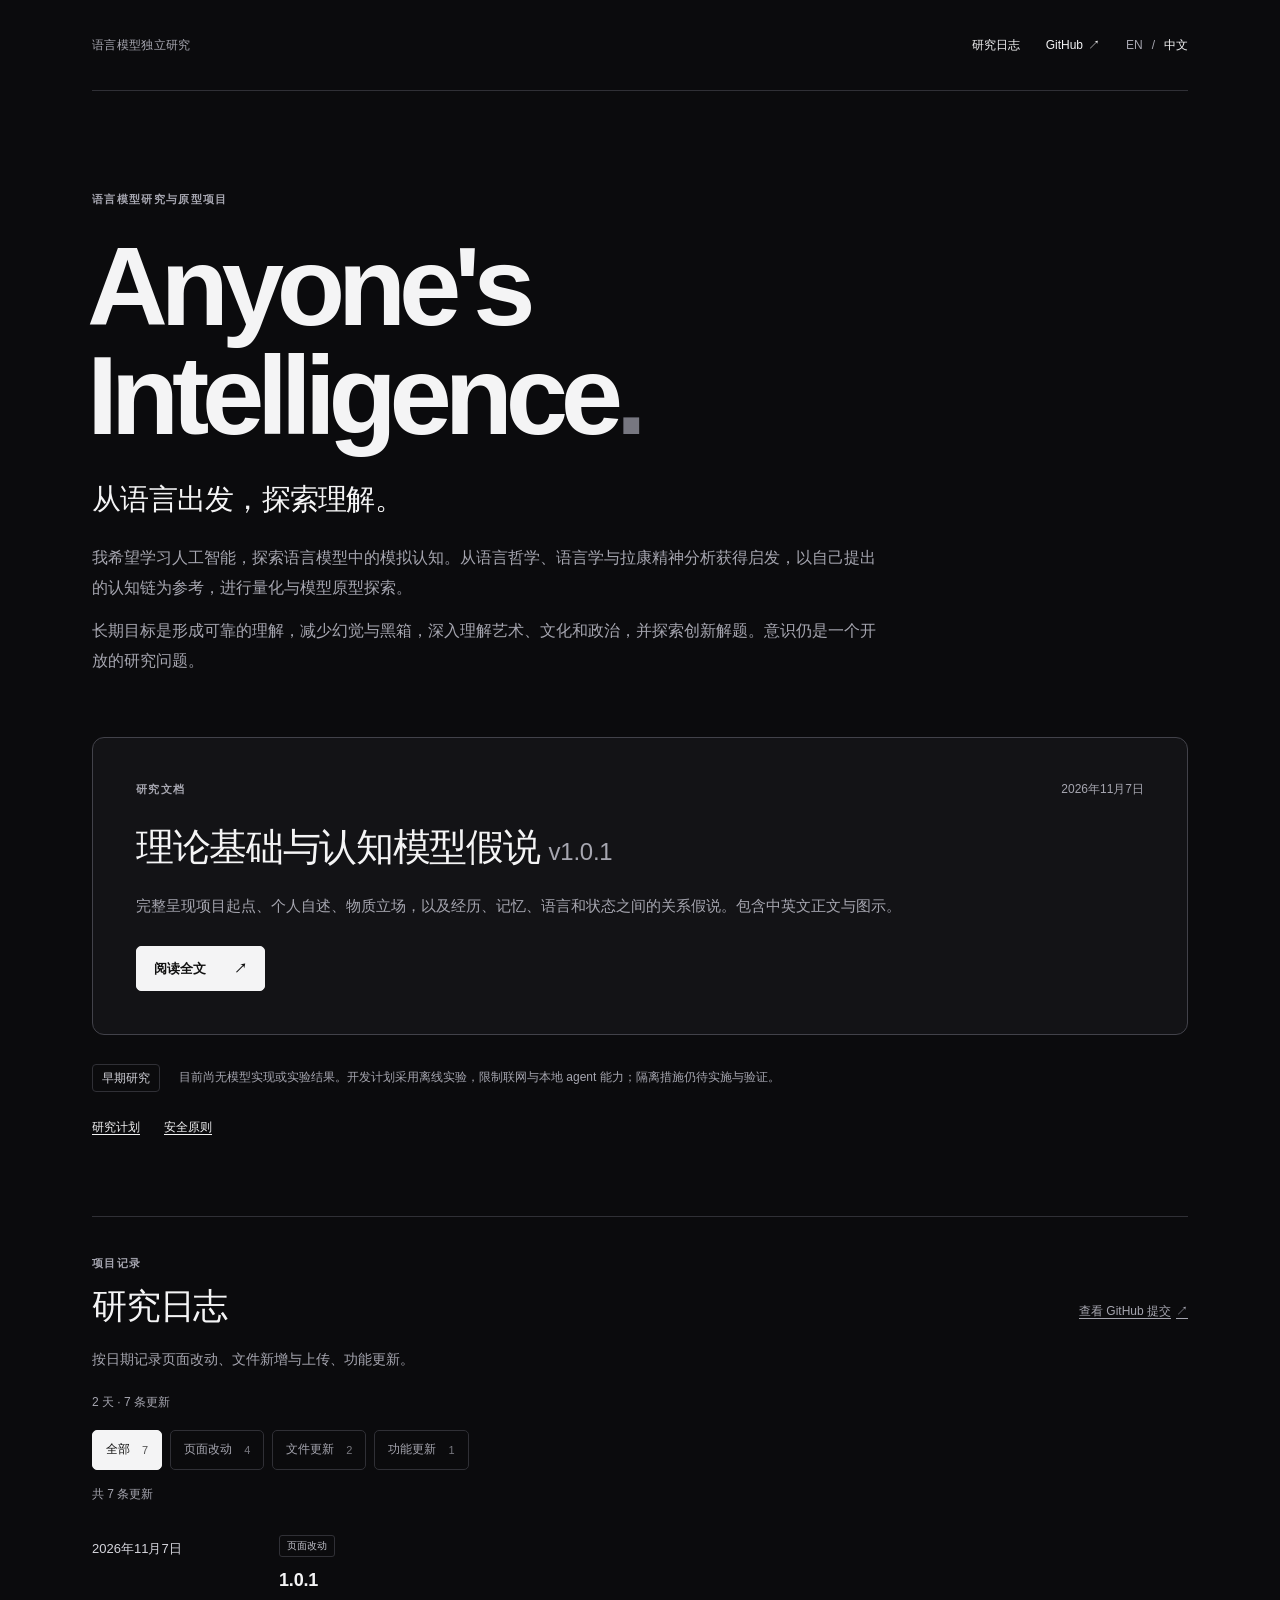
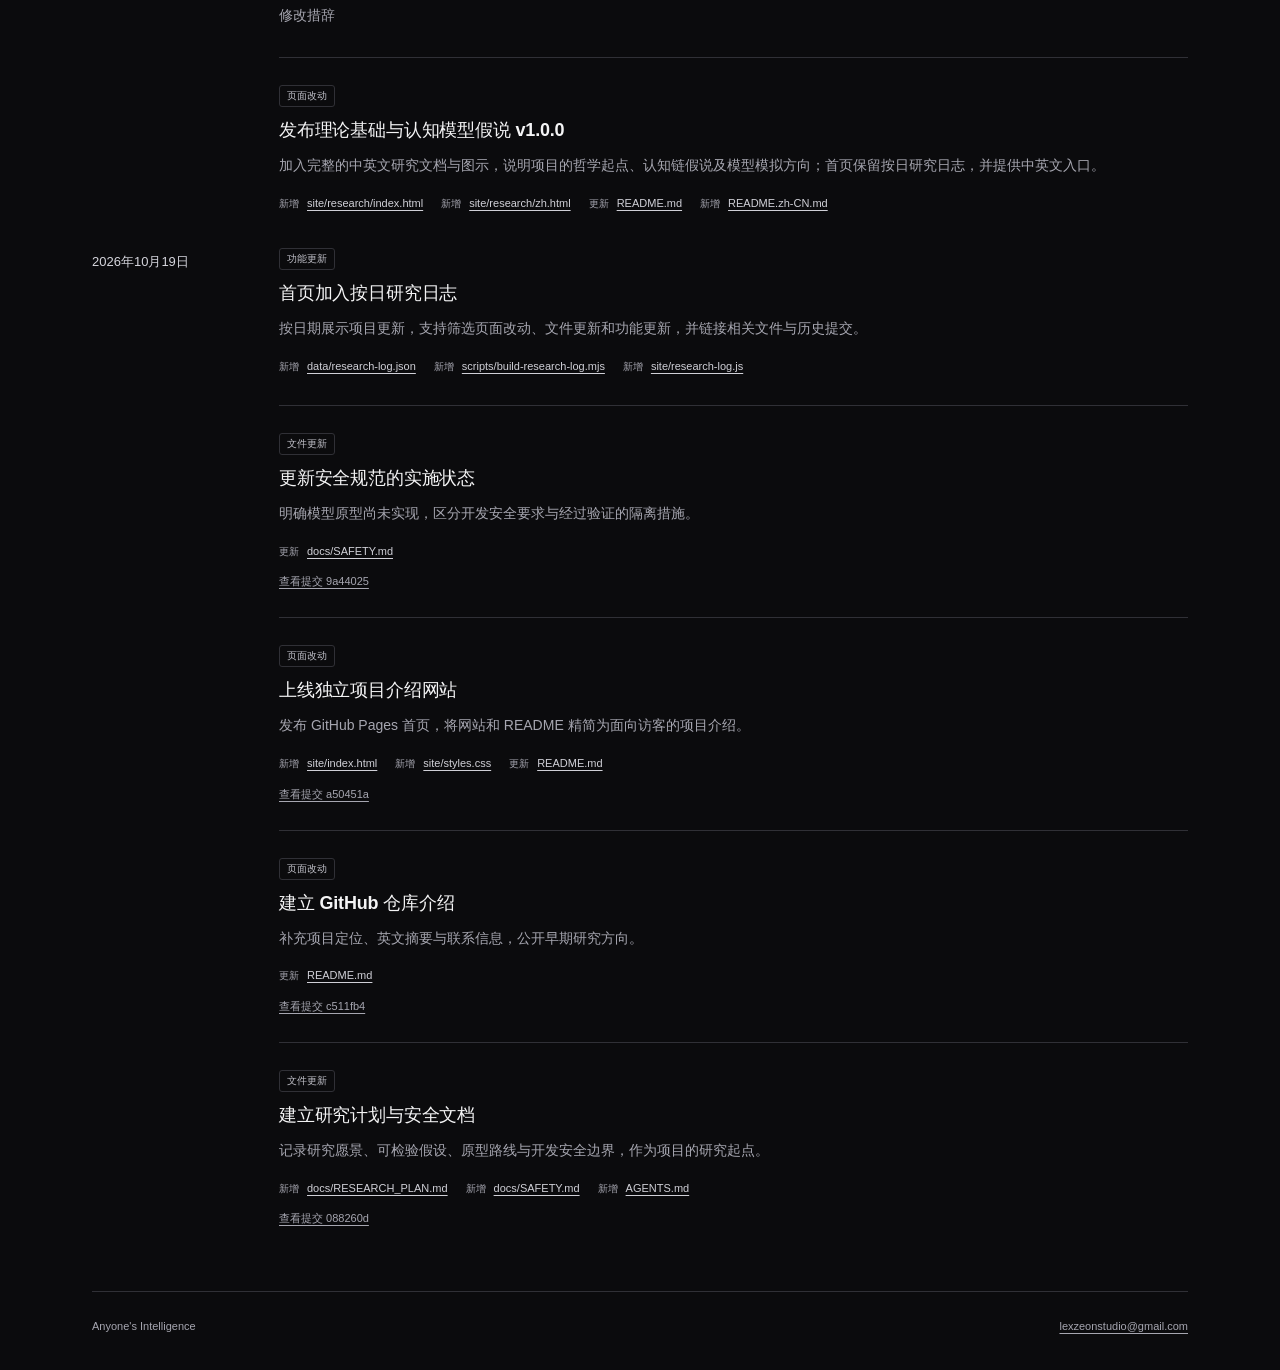
<file: zh.html>
<!doctype html>
<html lang="zh-CN">
  <head>
    <meta charset="utf-8">
    <meta name="viewport" content="width=device-width, initial-scale=1">
    <meta name="theme-color" content="#0b0b0d">
    <meta name="description" content="Anyone's Intelligence：学习人工智能，以作者提出的认知链为参考，通过量化与原型探索语言模型中的模拟认知。">
    <meta property="og:type" content="website">
    <meta property="og:title" content="Anyone's Intelligence">
    <meta property="og:description" content="从语言出发，探索理解。学习人工智能，探索语言模型中的模拟认知。">
    <meta property="og:url" content="https://lexzeon.github.io/anyones-intelligence/zh.html">
    <link rel="canonical" href="https://lexzeon.github.io/anyones-intelligence/zh.html">
    <link rel="alternate" hreflang="en" href="https://lexzeon.github.io/anyones-intelligence/">
    <link rel="alternate" hreflang="zh-CN" href="https://lexzeon.github.io/anyones-intelligence/zh.html">
    <link rel="icon" href="./favicon.svg" type="image/svg+xml">
    <link rel="stylesheet" href="./styles.css?v=1.0.0">
    <script src="./research-log.js?v=1.0.0" defer></script>
    <title>Anyone's Intelligence — 从语言出发，探索理解</title>
  </head>
  <body>
    <a class="skip-link" href="#introduction">跳至项目介绍</a>
    <div class="page">
      <header class="site-header">
        <a class="project-type" href="./zh.html">语言模型独立研究</a>
        <nav class="header-links" aria-label="主导航">
          <a href="#research-log">研究日志</a>
          <a href="https://github.com/LexZeon/anyones-intelligence">GitHub <span aria-hidden="true">↗</span></a>
          <span class="language-links"><a href="./" lang="en" hreflang="en">EN</a><span aria-hidden="true">/</span><a href="./zh.html" lang="zh-CN" aria-current="page">中文</a></span>
        </nav>
      </header>

      <main id="introduction">
        <section class="hero" aria-labelledby="project-title">
          <p class="eyebrow">语言模型研究与原型项目</p>
          <h1 id="project-title" lang="en">Anyone's<br>Intelligence<span class="period" aria-hidden="true">.</span></h1>
          <p class="tagline">从语言出发，探索理解。</p>
          <div class="introduction">
            <p>我希望学习人工智能，探索语言模型中的模拟认知。从语言哲学、语言学与拉康精神分析获得启发，以自己提出的认知链为参考，进行量化与模型原型探索。</p>
            <p>长期目标是形成可靠的理解，减少幻觉与黑箱，深入理解艺术、文化和政治，并探索创新解题。意识仍是一个开放的研究问题。</p>
          </div>
        </section>

        <section class="document-card" aria-labelledby="document-title">
          <div class="document-heading"><span class="eyebrow">研究文档</span><span class="document-date">2026年11月7日</span></div>
          <h2 id="document-title">理论基础与认知模型假说 <span class="version">v1.0.1</span></h2>
          <p>完整呈现项目起点、个人自述、物质立场，以及经历、记忆、语言和状态之间的关系假说。包含中英文正文与图示。</p>
          <a class="primary-link" href="./research/zh.html">阅读全文 <span aria-hidden="true">↗</span></a>
        </section>

        <div class="project-note">
          <span class="stage">早期研究</span>
          <p>目前尚无模型实现或实验结果。开发计划采用离线实验，限制联网与本地 agent 能力；隔离措施仍待实施与验证。</p>
        </div>
        <nav class="project-links" aria-label="项目文档">
          <a href="https://github.com/LexZeon/anyones-intelligence/blob/main/docs/RESEARCH_PLAN.md">研究计划</a>
          <a href="https://github.com/LexZeon/anyones-intelligence/blob/main/docs/SAFETY.md">安全原则</a>
        </nav>

        <section class="research-log" id="research-log" aria-labelledby="research-log-title">
          <div class="log-heading">
            <div><p class="eyebrow">项目记录</p><h2 id="research-log-title">研究日志</h2></div>
            <a href="https://github.com/LexZeon/anyones-intelligence/commits/main/">查看 GitHub 提交 <span aria-hidden="true">↗</span></a>
          </div>
          <p class="log-intro">按日期记录页面改动、文件新增与上传、功能更新。</p>
          <!-- RESEARCH_LOG:START -->
          <div class="log-summary">2 天 · 7 条更新</div>
          <div class="log-filters" hidden role="group" aria-label="按更新类型筛选">
            <button type="button" data-log-filter="all" aria-pressed="true" aria-controls="log-days">全部<span class="filter-count">7</span></button>
            <button type="button" data-log-filter="page" aria-pressed="false" aria-controls="log-days">页面改动<span class="filter-count">4</span></button>
            <button type="button" data-log-filter="file" aria-pressed="false" aria-controls="log-days">文件更新<span class="filter-count">2</span></button>
            <button type="button" data-log-filter="feature" aria-pressed="false" aria-controls="log-days">功能更新<span class="filter-count">1</span></button>
          </div>
          <p class="log-filter-status" role="status" aria-live="polite">共 7 条更新</p>
          <div id="log-days">
            <section class="log-day" data-log-day>
              <h3><time datetime="2026-11-07">2026年11月7日</time></h3>
              <ol class="log-entries">
                <li class="log-entry" data-log-type="page" data-log-id="2026-11-07-wording-v101">
                  <article>
                    <span class="log-kind">页面改动</span>
                    <h4>1.0.1</h4>
                    <p class="log-description">修改措辞</p>
                  </article>
                </li>
                <li class="log-entry" data-log-type="page" data-log-id="2026-11-07-research-foundations-v100">
                  <article>
                    <span class="log-kind">页面改动</span>
                    <h4>发布理论基础与认知模型假说 v1.0.0</h4>
                    <p class="log-description">加入完整的中英文研究文档与图示，说明项目的哲学起点、认知链假说及模型模拟方向；首页保留按日研究日志，并提供中英文入口。</p>
                    <ul class="log-files">
                      <li><span class="file-change">新增</span><a href="https://github.com/LexZeon/anyones-intelligence/blob/main/site/research/index.html">site/research/index.html</a></li>
                      <li><span class="file-change">新增</span><a href="https://github.com/LexZeon/anyones-intelligence/blob/main/site/research/zh.html">site/research/zh.html</a></li>
                      <li><span class="file-change">更新</span><a href="https://github.com/LexZeon/anyones-intelligence/blob/main/README.md">README.md</a></li>
                      <li><span class="file-change">新增</span><a href="https://github.com/LexZeon/anyones-intelligence/blob/main/README.zh-CN.md">README.zh-CN.md</a></li>
                    </ul>
                  </article>
                </li>
              </ol>
            </section>
            <section class="log-day" data-log-day>
              <h3><time datetime="2026-10-19">2026年10月19日</time></h3>
              <ol class="log-entries">
                <li class="log-entry" data-log-type="feature" data-log-id="2026-10-19-daily-research-log">
                  <article>
                    <span class="log-kind">功能更新</span>
                    <h4>首页加入按日研究日志</h4>
                    <p class="log-description">按日期展示项目更新，支持筛选页面改动、文件更新和功能更新，并链接相关文件与历史提交。</p>
                    <ul class="log-files">
                      <li><span class="file-change">新增</span><a href="https://github.com/LexZeon/anyones-intelligence/blob/main/data/research-log.json">data/research-log.json</a></li>
                      <li><span class="file-change">新增</span><a href="https://github.com/LexZeon/anyones-intelligence/blob/main/scripts/build-research-log.mjs">scripts/build-research-log.mjs</a></li>
                      <li><span class="file-change">新增</span><a href="https://github.com/LexZeon/anyones-intelligence/blob/main/site/research-log.js">site/research-log.js</a></li>
                    </ul>
                  </article>
                </li>
                <li class="log-entry" data-log-type="file" data-log-id="2026-10-19-safety-status">
                  <article>
                    <span class="log-kind">文件更新</span>
                    <h4>更新安全规范的实施状态</h4>
                    <p class="log-description">明确模型原型尚未实现，区分开发安全要求与经过验证的隔离措施。</p>
                    <ul class="log-files">
                      <li><span class="file-change">更新</span><a href="https://github.com/LexZeon/anyones-intelligence/blob/9a440254d31bc64a1e89951a3dd4d96bf1d4b5a5/docs/SAFETY.md">docs/SAFETY.md</a></li>
                    </ul>
                    <div class="log-commits">
                      <a href="https://github.com/LexZeon/anyones-intelligence/commit/9a440254d31bc64a1e89951a3dd4d96bf1d4b5a5">查看提交 9a44025</a>
                    </div>
                  </article>
                </li>
                <li class="log-entry" data-log-type="page" data-log-id="2026-10-19-project-website">
                  <article>
                    <span class="log-kind">页面改动</span>
                    <h4>上线独立项目介绍网站</h4>
                    <p class="log-description">发布 GitHub Pages 首页，将网站和 README 精简为面向访客的项目介绍。</p>
                    <ul class="log-files">
                      <li><span class="file-change">新增</span><a href="https://github.com/LexZeon/anyones-intelligence/blob/a50451a512364d9d687785c299ff029bf0263dfd/site/index.html">site/index.html</a></li>
                      <li><span class="file-change">新增</span><a href="https://github.com/LexZeon/anyones-intelligence/blob/a50451a512364d9d687785c299ff029bf0263dfd/site/styles.css">site/styles.css</a></li>
                      <li><span class="file-change">更新</span><a href="https://github.com/LexZeon/anyones-intelligence/blob/a50451a512364d9d687785c299ff029bf0263dfd/README.md">README.md</a></li>
                    </ul>
                    <div class="log-commits">
                      <a href="https://github.com/LexZeon/anyones-intelligence/commit/a50451a512364d9d687785c299ff029bf0263dfd">查看提交 a50451a</a>
                    </div>
                  </article>
                </li>
                <li class="log-entry" data-log-type="page" data-log-id="2026-10-19-github-introduction">
                  <article>
                    <span class="log-kind">页面改动</span>
                    <h4>建立 GitHub 仓库介绍</h4>
                    <p class="log-description">补充项目定位、英文摘要与联系信息，公开早期研究方向。</p>
                    <ul class="log-files">
                      <li><span class="file-change">更新</span><a href="https://github.com/LexZeon/anyones-intelligence/blob/c511fb419b15702b3689354095e0e9ea213cdd41/README.md">README.md</a></li>
                    </ul>
                    <div class="log-commits">
                      <a href="https://github.com/LexZeon/anyones-intelligence/commit/c511fb419b15702b3689354095e0e9ea213cdd41">查看提交 c511fb4</a>
                    </div>
                  </article>
                </li>
                <li class="log-entry" data-log-type="file" data-log-id="2026-10-19-research-foundation">
                  <article>
                    <span class="log-kind">文件更新</span>
                    <h4>建立研究计划与安全文档</h4>
                    <p class="log-description">记录研究愿景、可检验假设、原型路线与开发安全边界，作为项目的研究起点。</p>
                    <ul class="log-files">
                      <li><span class="file-change">新增</span><a href="https://github.com/LexZeon/anyones-intelligence/blob/088260d254546db2092b9839eb84a538aaaf15f5/docs/RESEARCH_PLAN.md">docs/RESEARCH_PLAN.md</a></li>
                      <li><span class="file-change">新增</span><a href="https://github.com/LexZeon/anyones-intelligence/blob/088260d254546db2092b9839eb84a538aaaf15f5/docs/SAFETY.md">docs/SAFETY.md</a></li>
                      <li><span class="file-change">新增</span><a href="https://github.com/LexZeon/anyones-intelligence/blob/088260d254546db2092b9839eb84a538aaaf15f5/AGENTS.md">AGENTS.md</a></li>
                    </ul>
                    <div class="log-commits">
                      <a href="https://github.com/LexZeon/anyones-intelligence/commit/088260d254546db2092b9839eb84a538aaaf15f5">查看提交 088260d</a>
                    </div>
                  </article>
                </li>
              </ol>
            </section>
          </div>
          <!-- RESEARCH_LOG:END -->
        </section>
      </main>

      <footer class="site-footer">
        <span>Anyone's Intelligence</span>
        <a href="mailto:lexzeonstudio@gmail.com">lexzeonstudio@gmail.com</a>
      </footer>
    </div>
  </body>
</html>
</file>
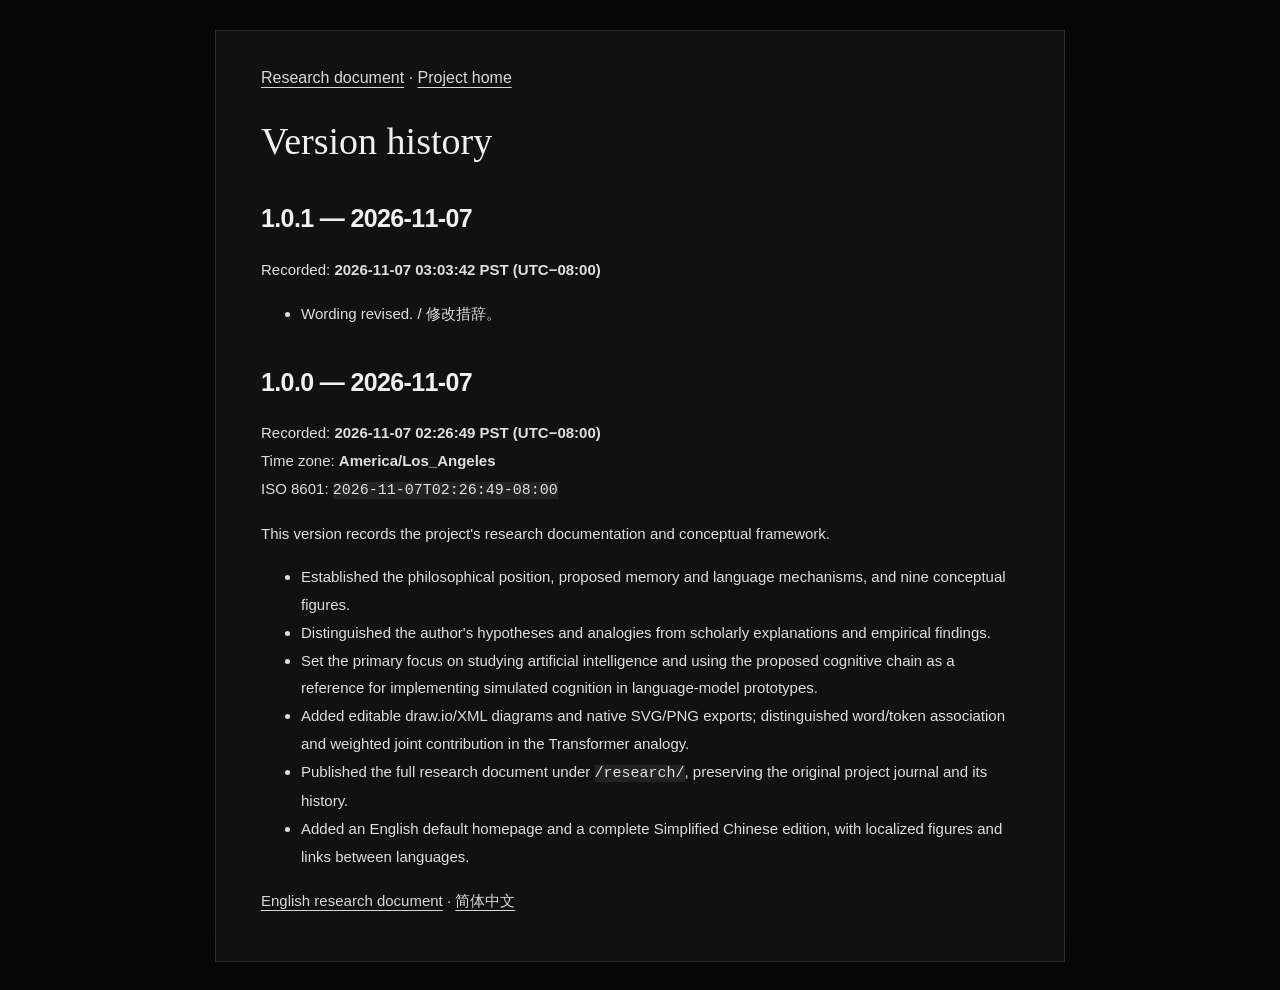
<file: research/changelog.html>
<!doctype html><html lang="en"><head><meta charset="utf-8"><meta name="viewport" content="width=device-width,initial-scale=1"><title>Version history · Anyone's Intelligence</title><link rel="stylesheet" href="./research.css?v=1.0.1"></head><body><main class="document history" style="max-width:850px;margin:30px auto"><a href="./">Research document</a> · <a href="../">Project home</a><h1>Version history</h1>
<h2>1.0.1 — 2026-11-07</h2>
<p>Recorded: <strong>2026-11-07 03:03:42 PST (UTC−08:00)</strong></p>
<ul>
<li>Wording revised. / 修改措辞。</li>
</ul>
<h2>1.0.0 — 2026-11-07</h2>
<p>Recorded: <strong>2026-11-07 02:26:49 PST (UTC−08:00)</strong><br />
Time zone: <strong>America/Los_Angeles</strong><br />
ISO 8601: <code>2026-11-07T02:26:49-08:00</code></p>
<p>This version records the project's research documentation and conceptual framework.</p>
<ul>
<li>Established the philosophical position, proposed memory and language mechanisms, and nine conceptual figures.</li>
<li>Distinguished the author's hypotheses and analogies from scholarly explanations and empirical findings.</li>
<li>Set the primary focus on studying artificial intelligence and using the proposed cognitive chain as a reference for implementing simulated cognition in language-model prototypes.</li>
<li>Added editable draw.io/XML diagrams and native SVG/PNG exports; distinguished word/token association and weighted joint contribution in the Transformer analogy.</li>
<li>Published the full research document under <code>/research/</code>, preserving the original project journal and its history.</li>
<li>Added an English default homepage and a complete Simplified Chinese edition, with localized figures and links between languages.</li>
</ul>
<p><a href="index.html">English research document</a> · <a href="zh.html">简体中文</a></p>
</main></body></html>
</file>
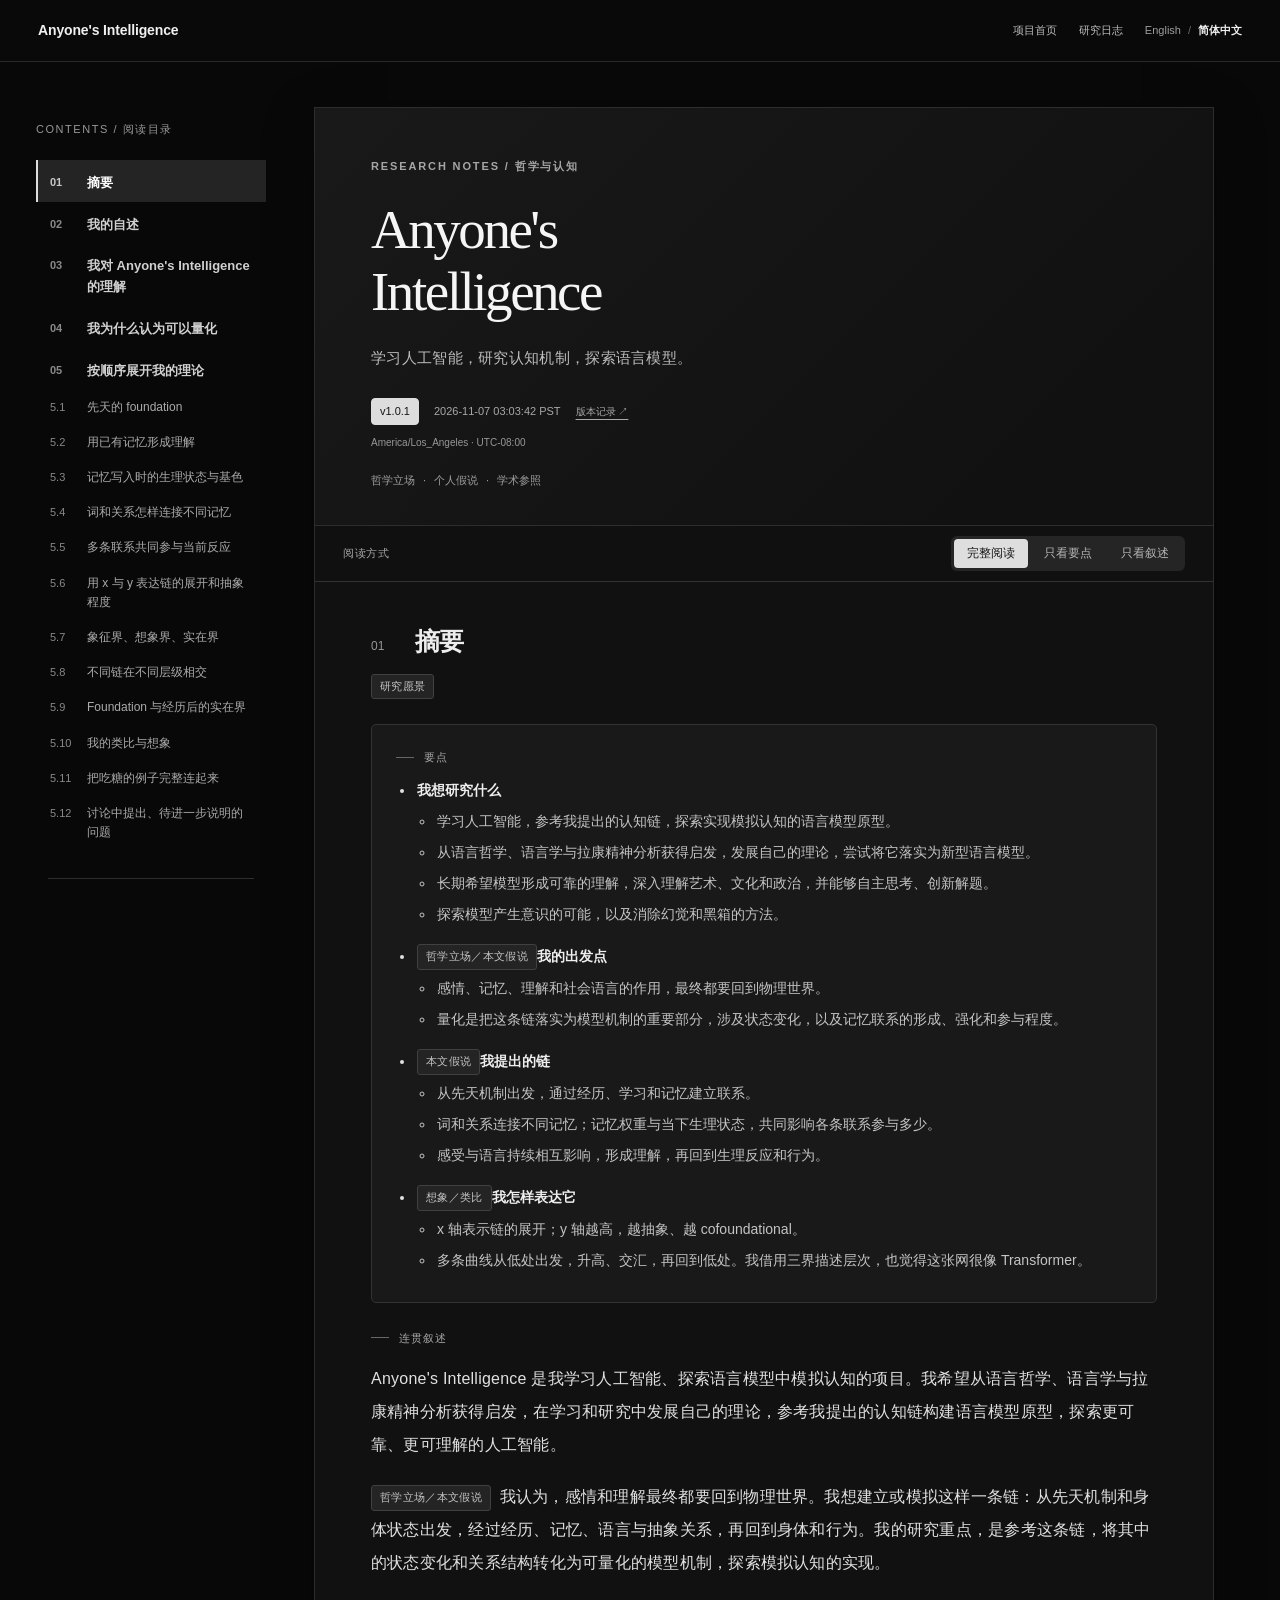
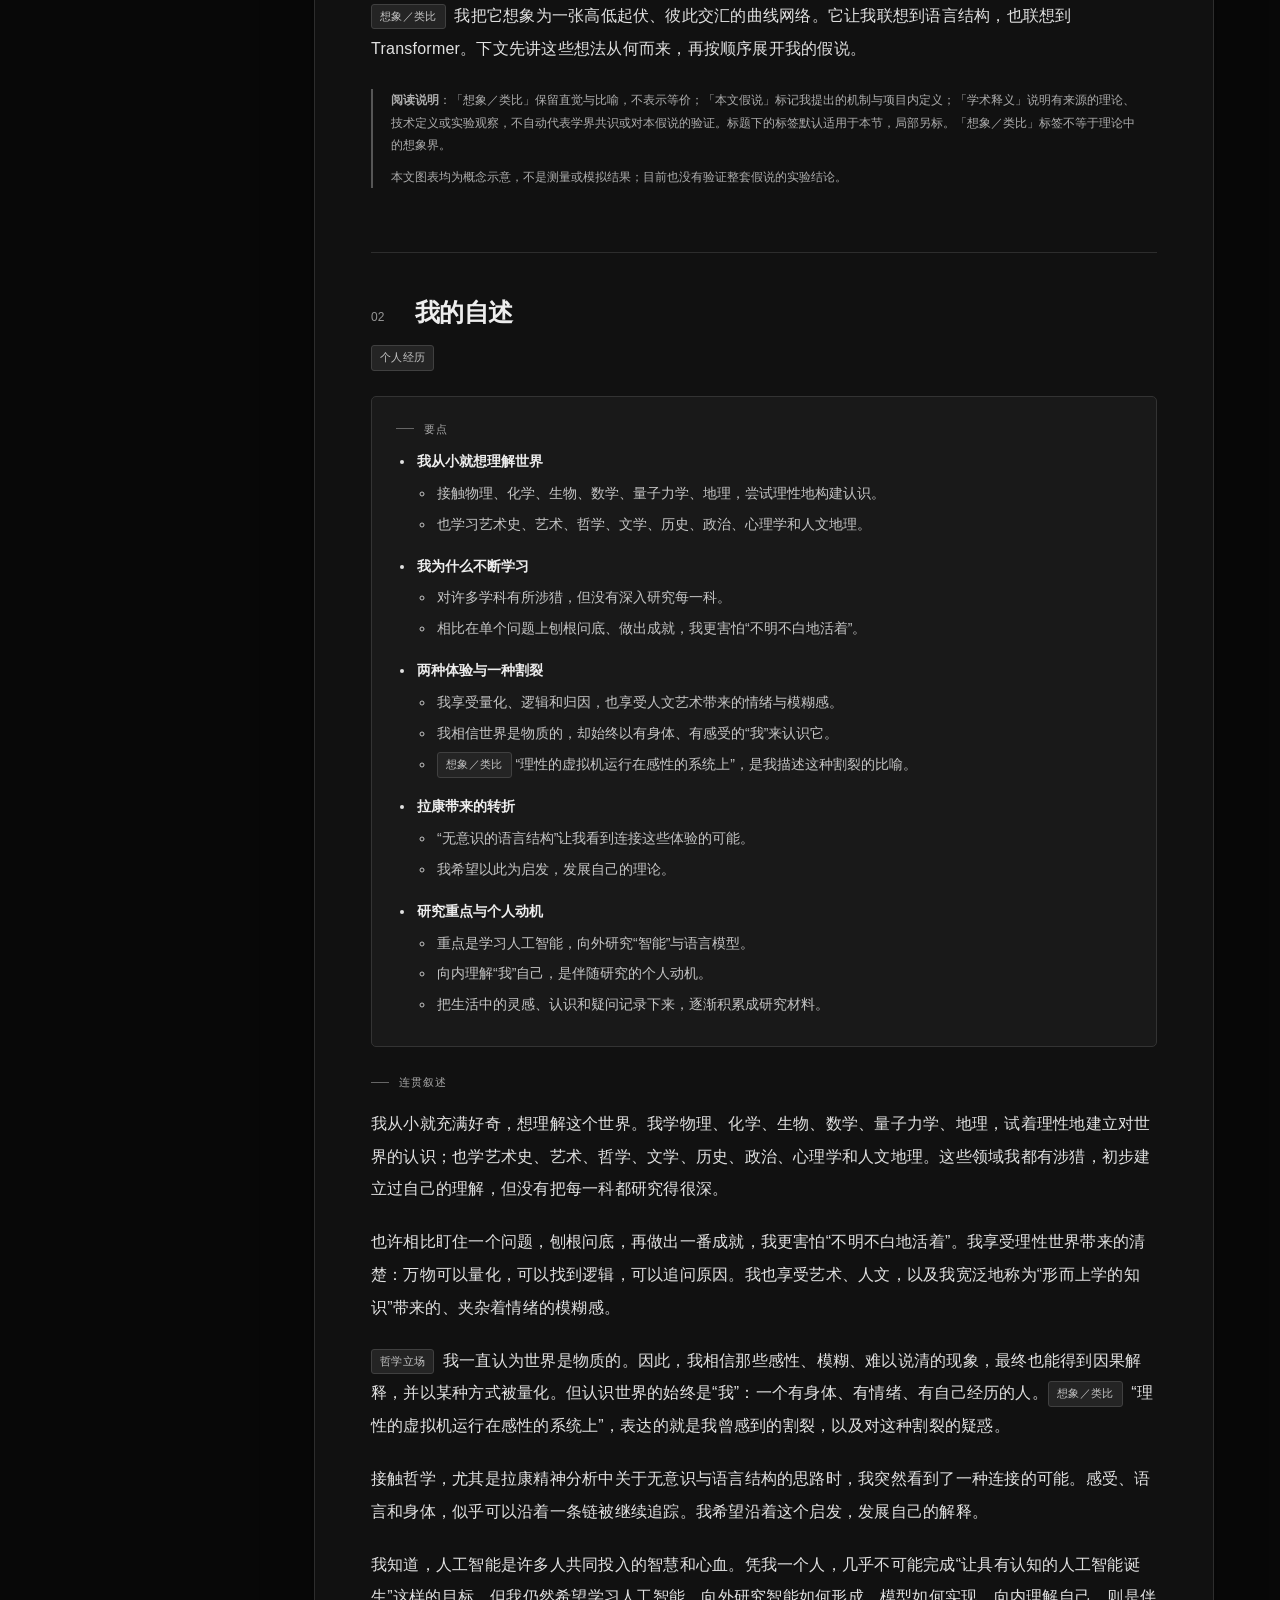
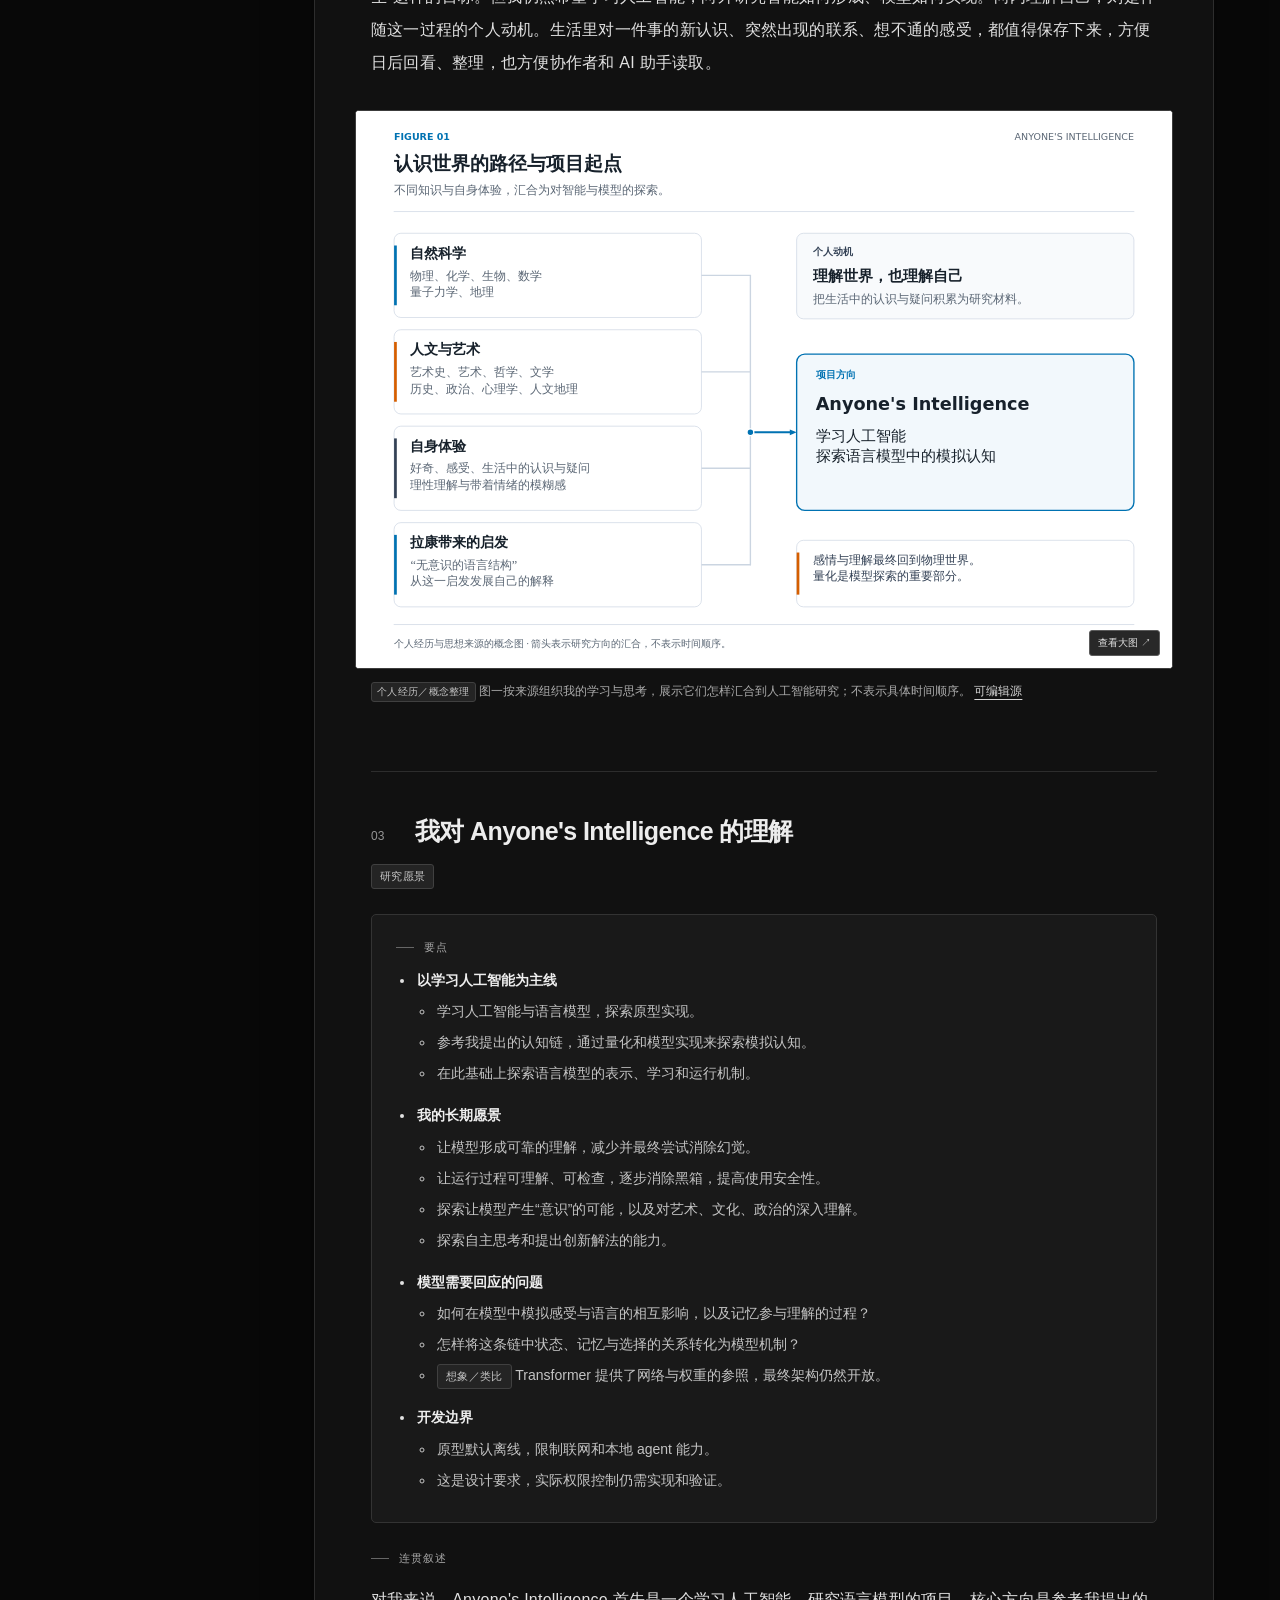
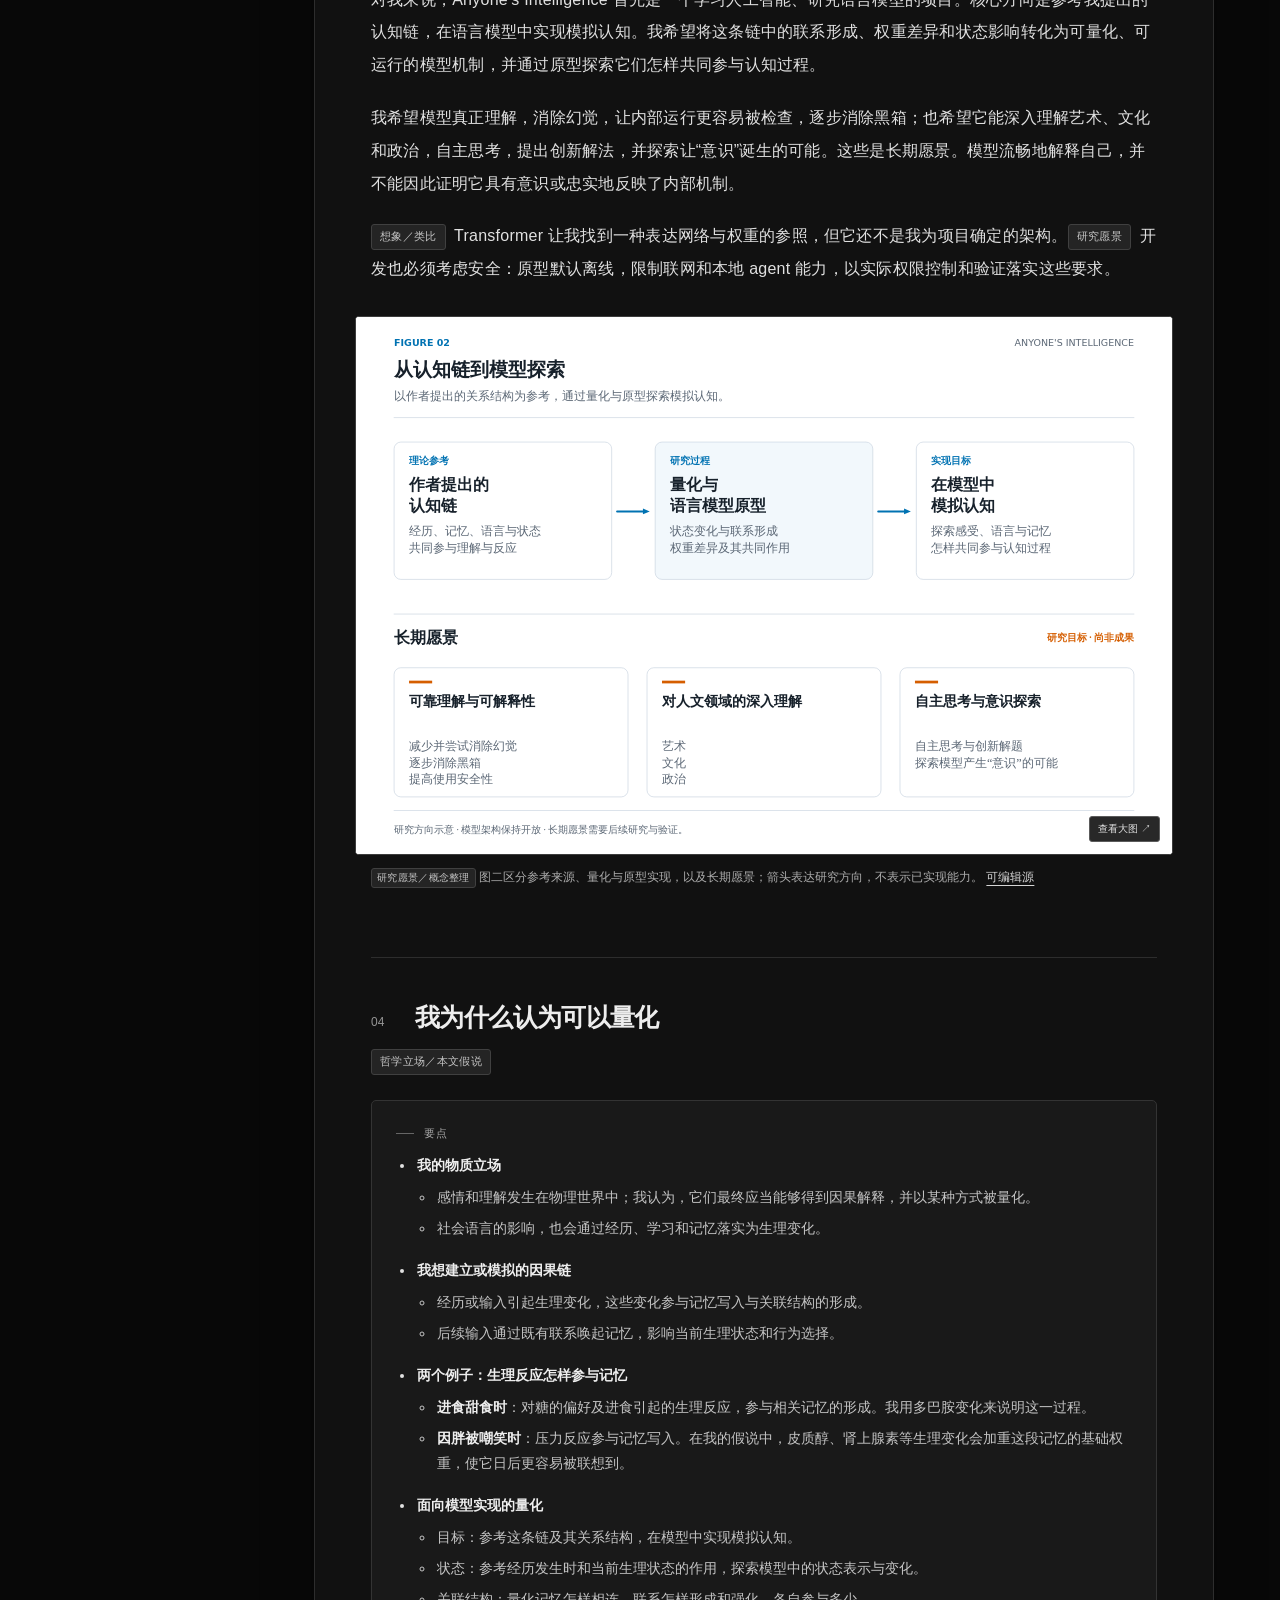
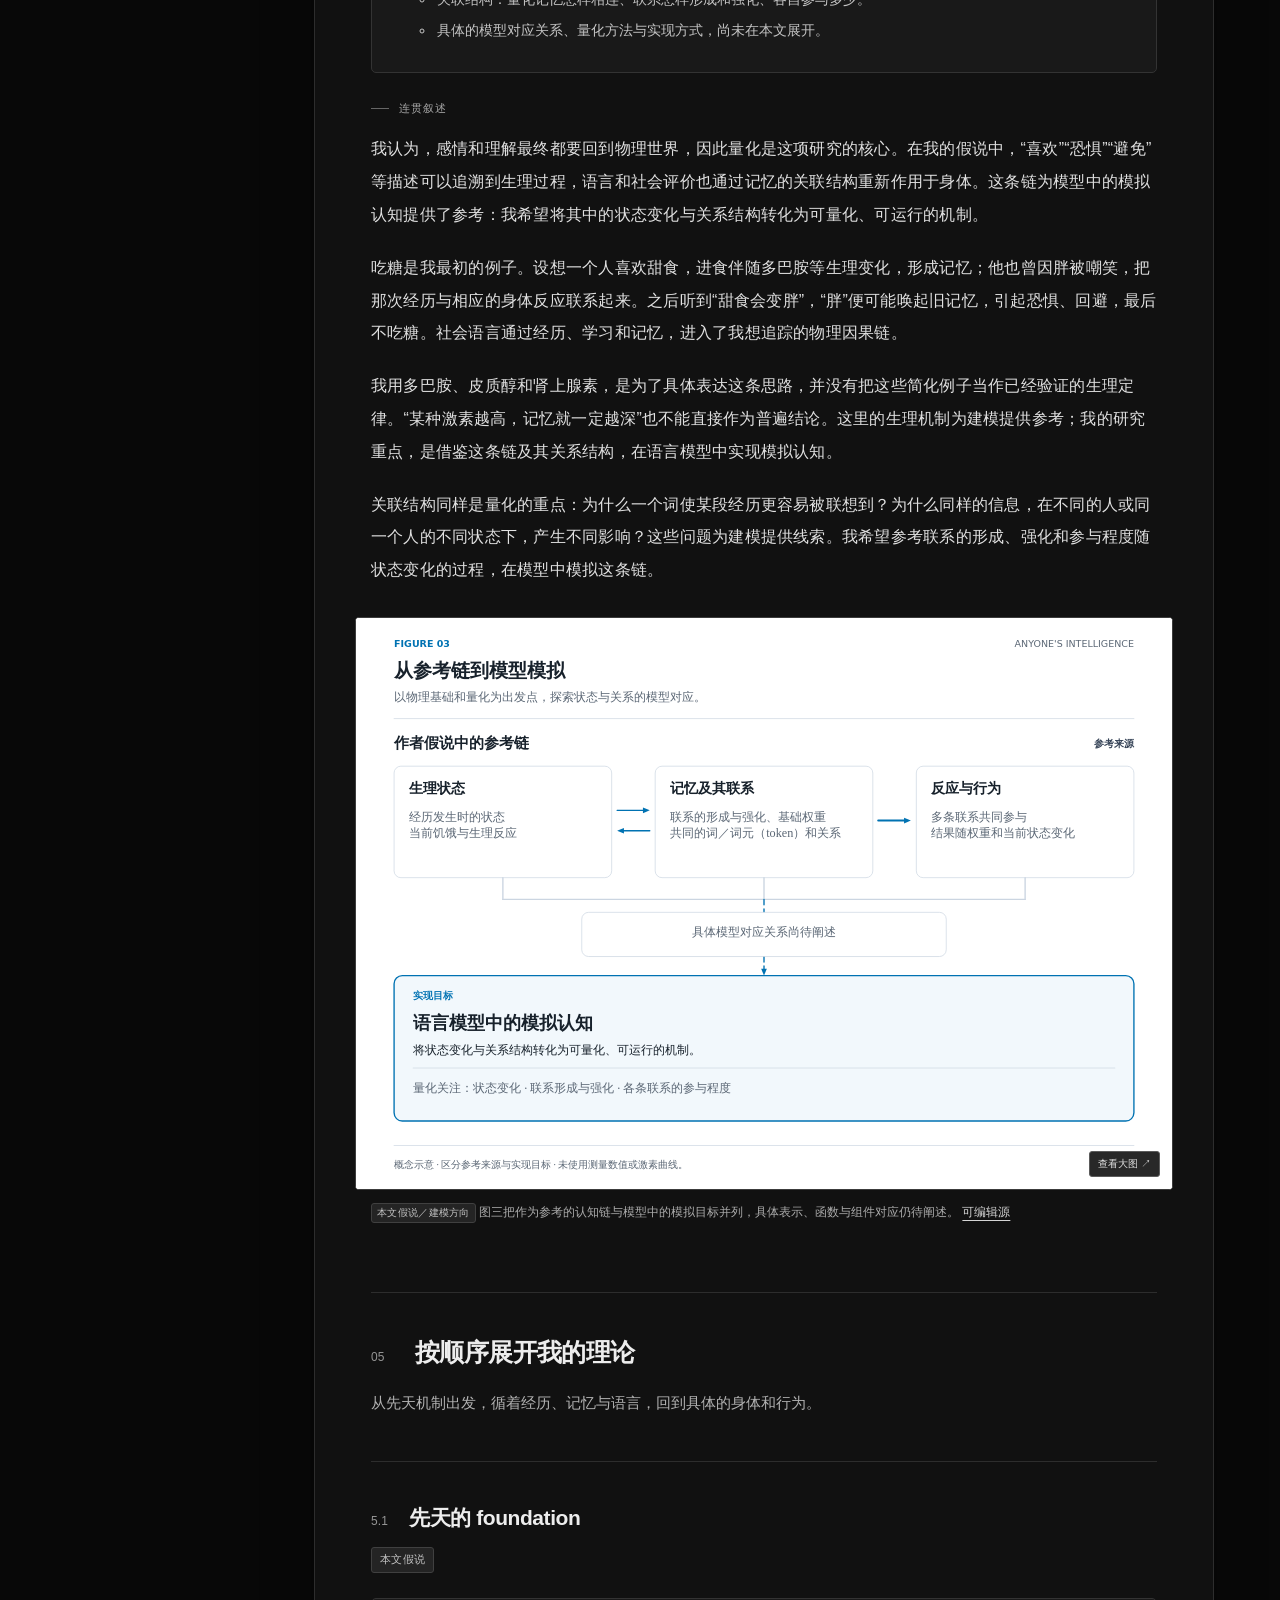
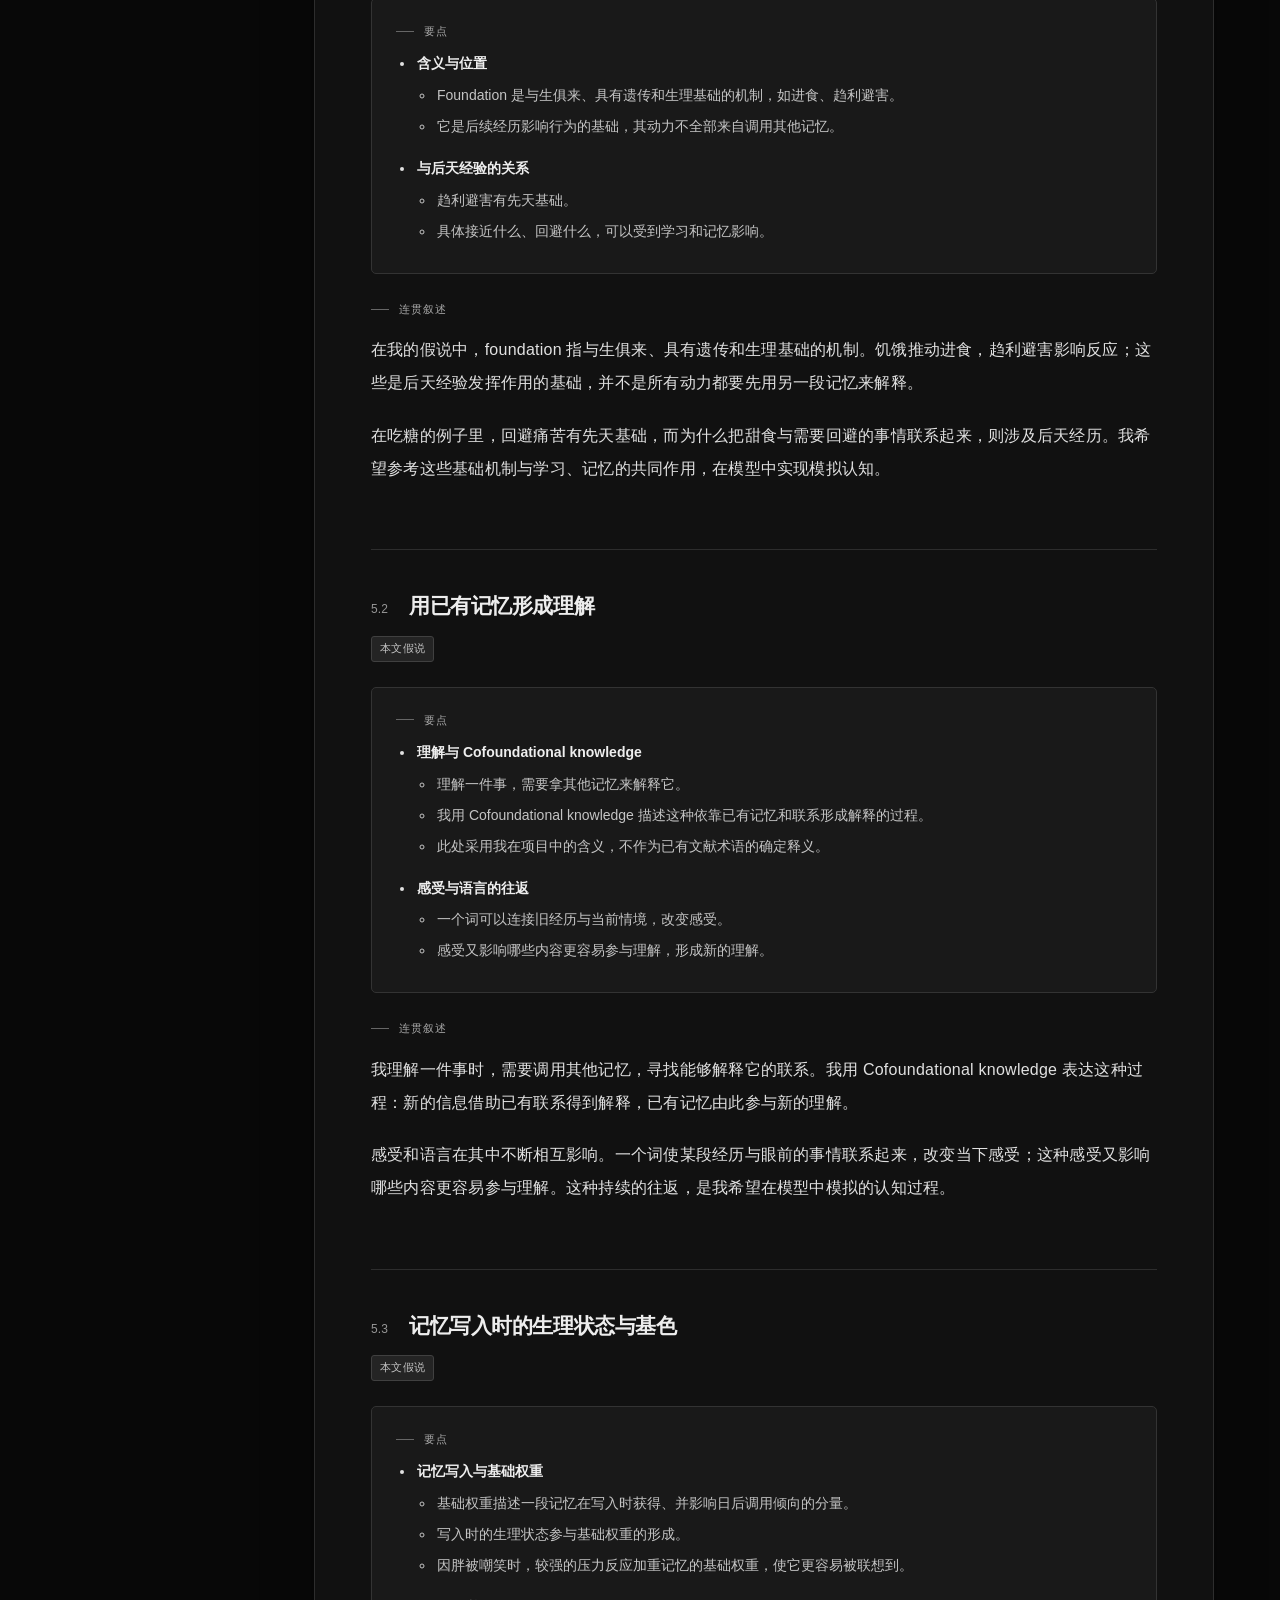
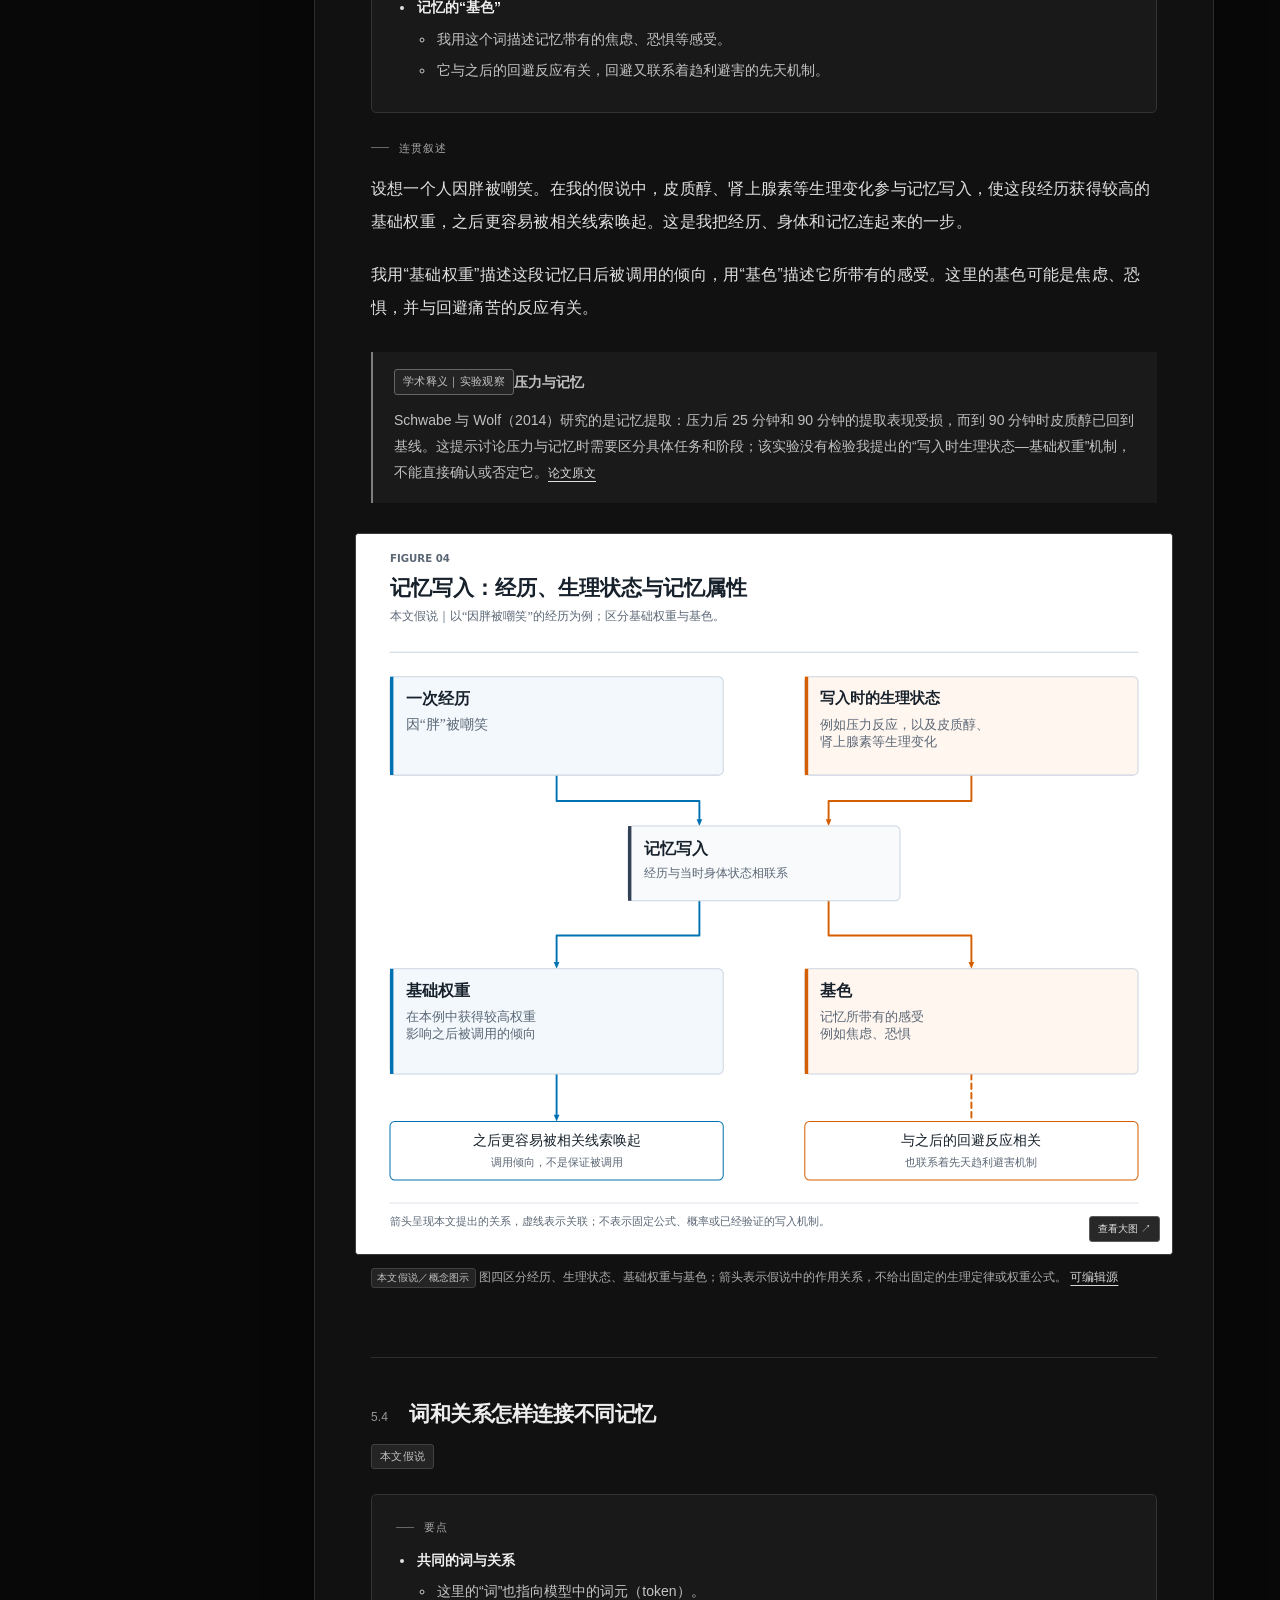
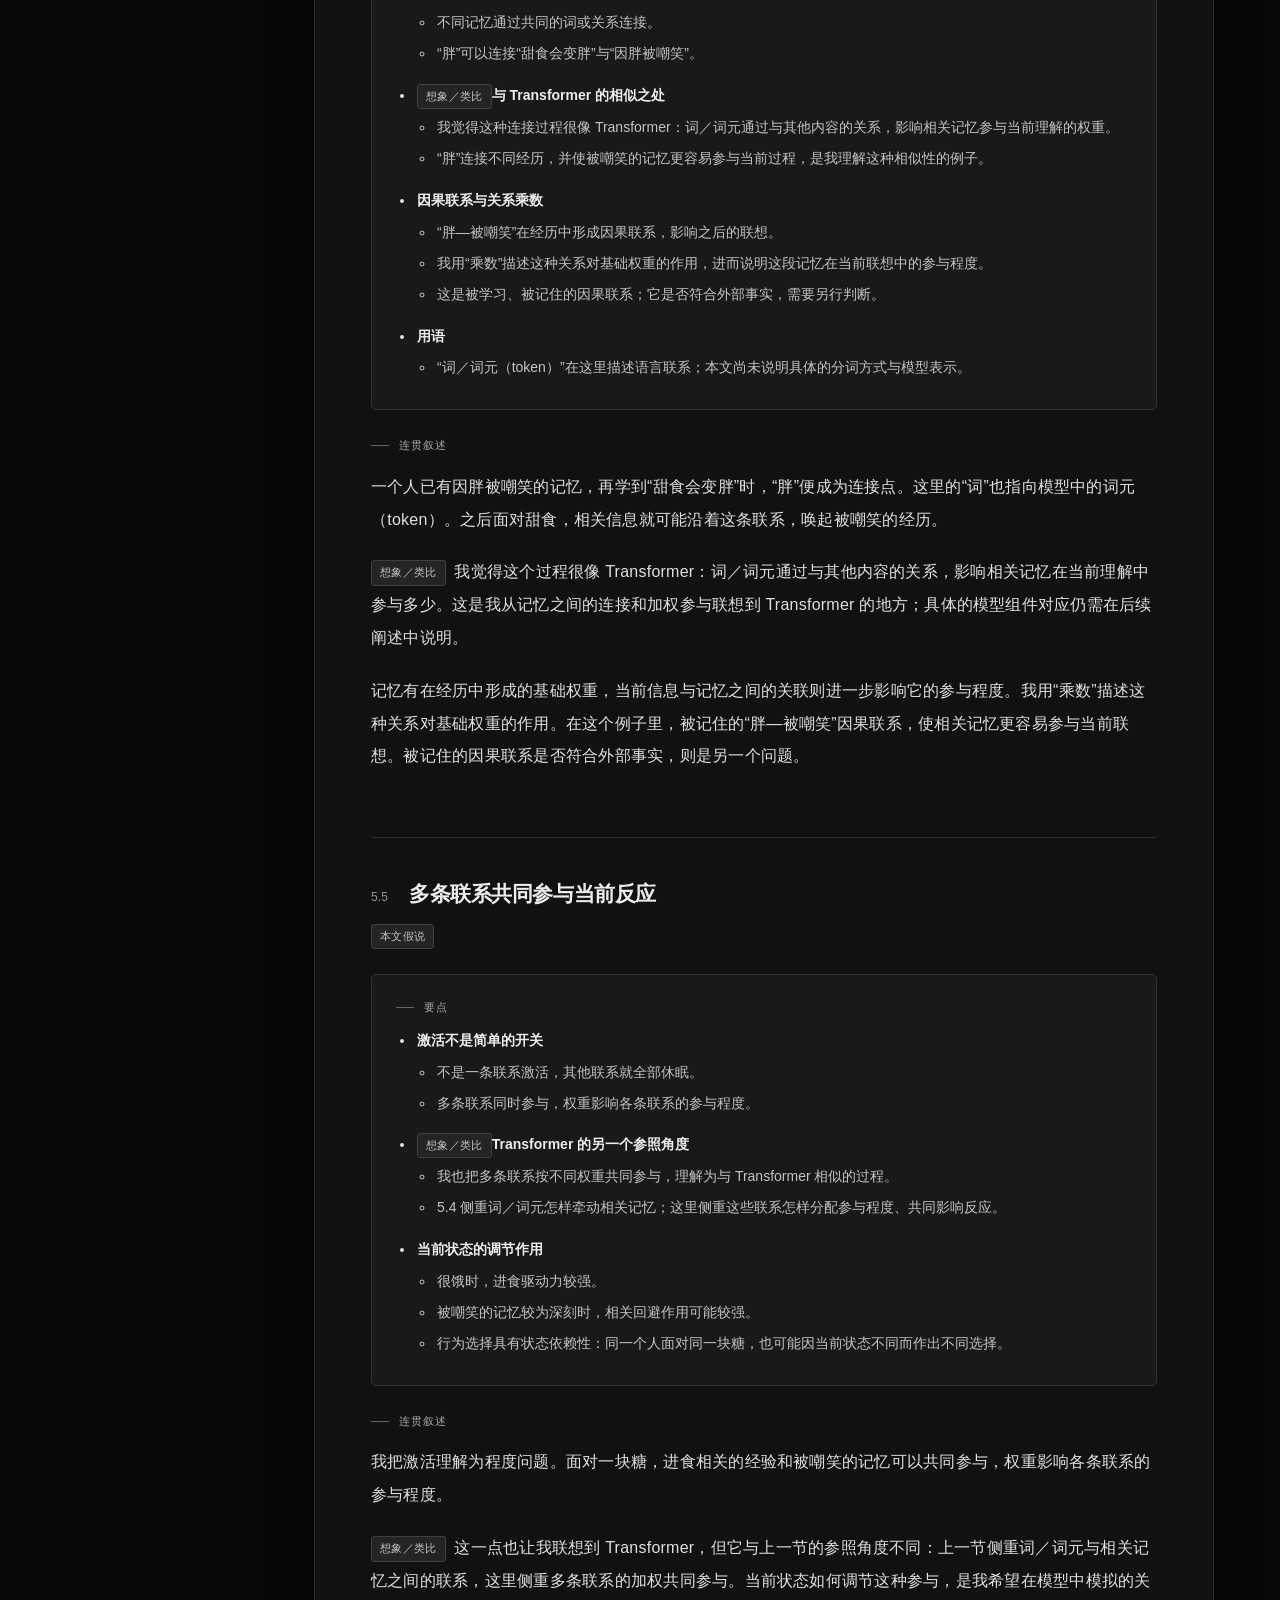
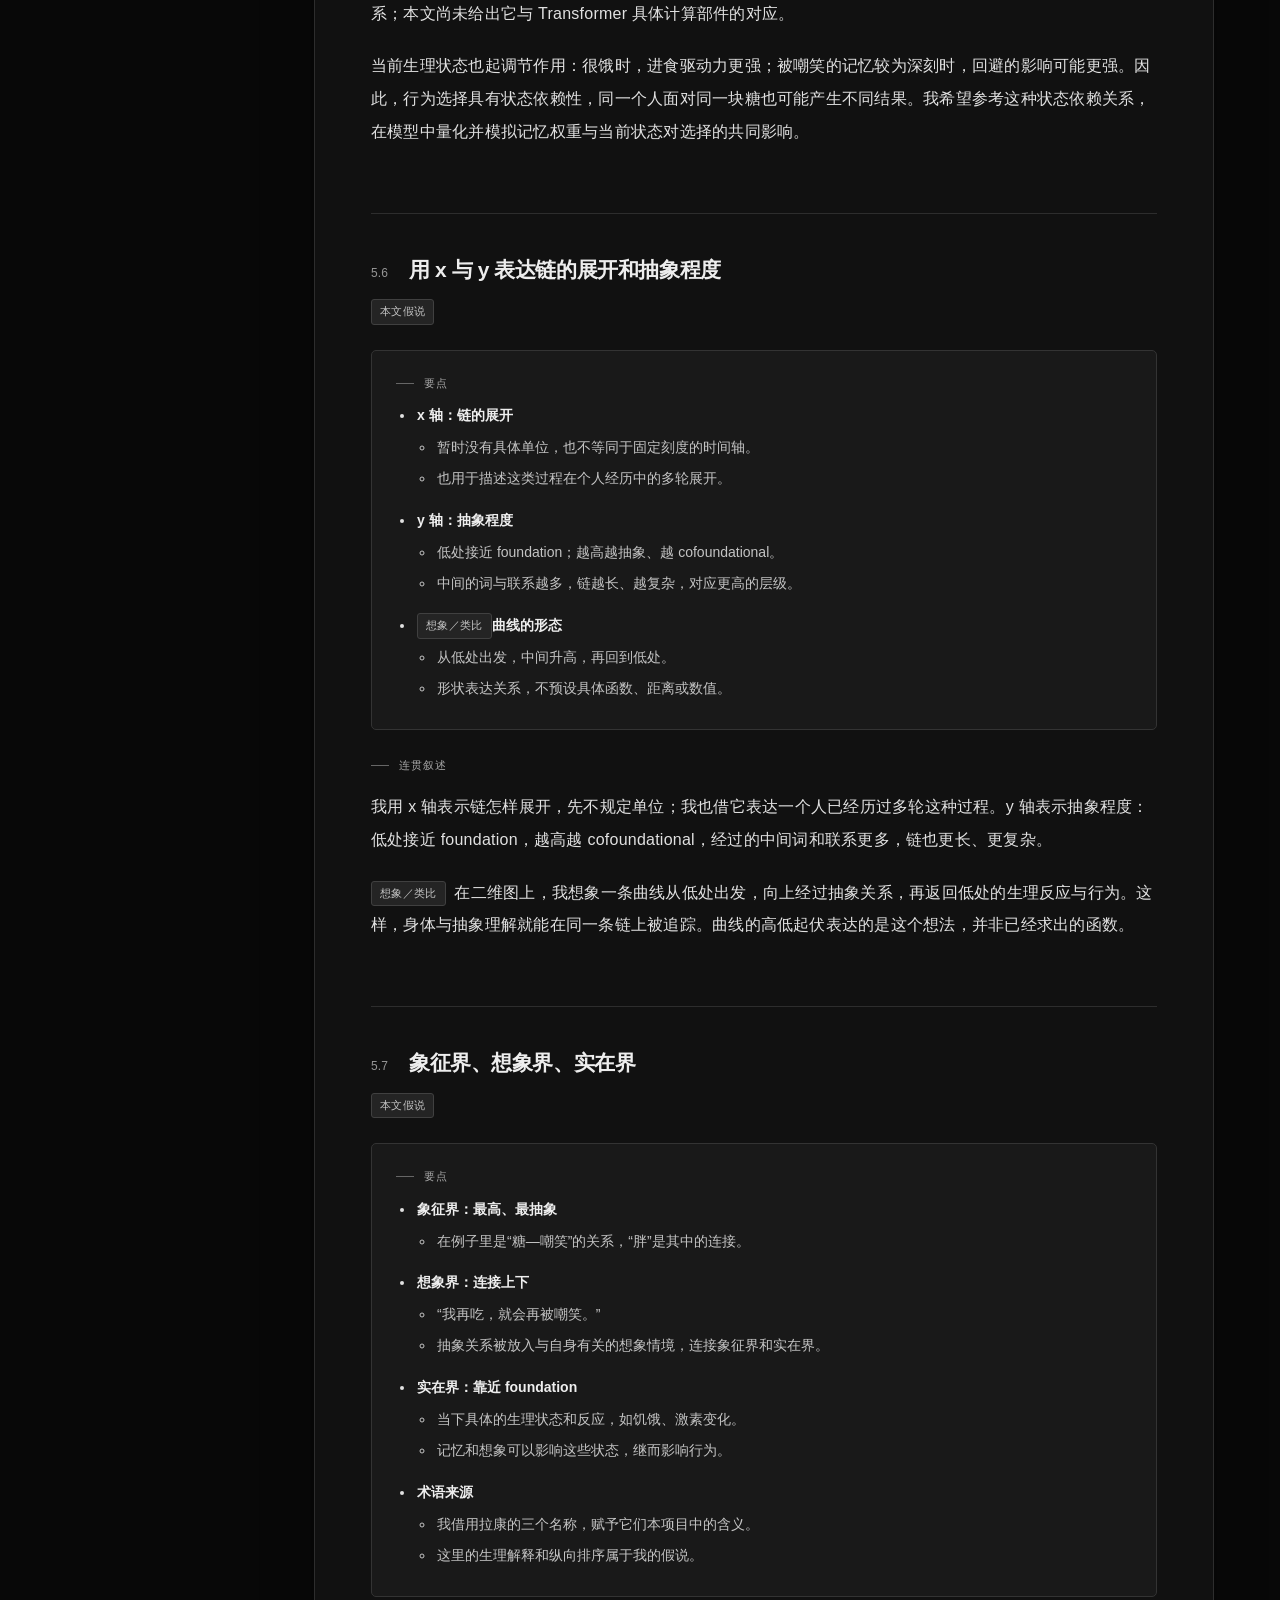
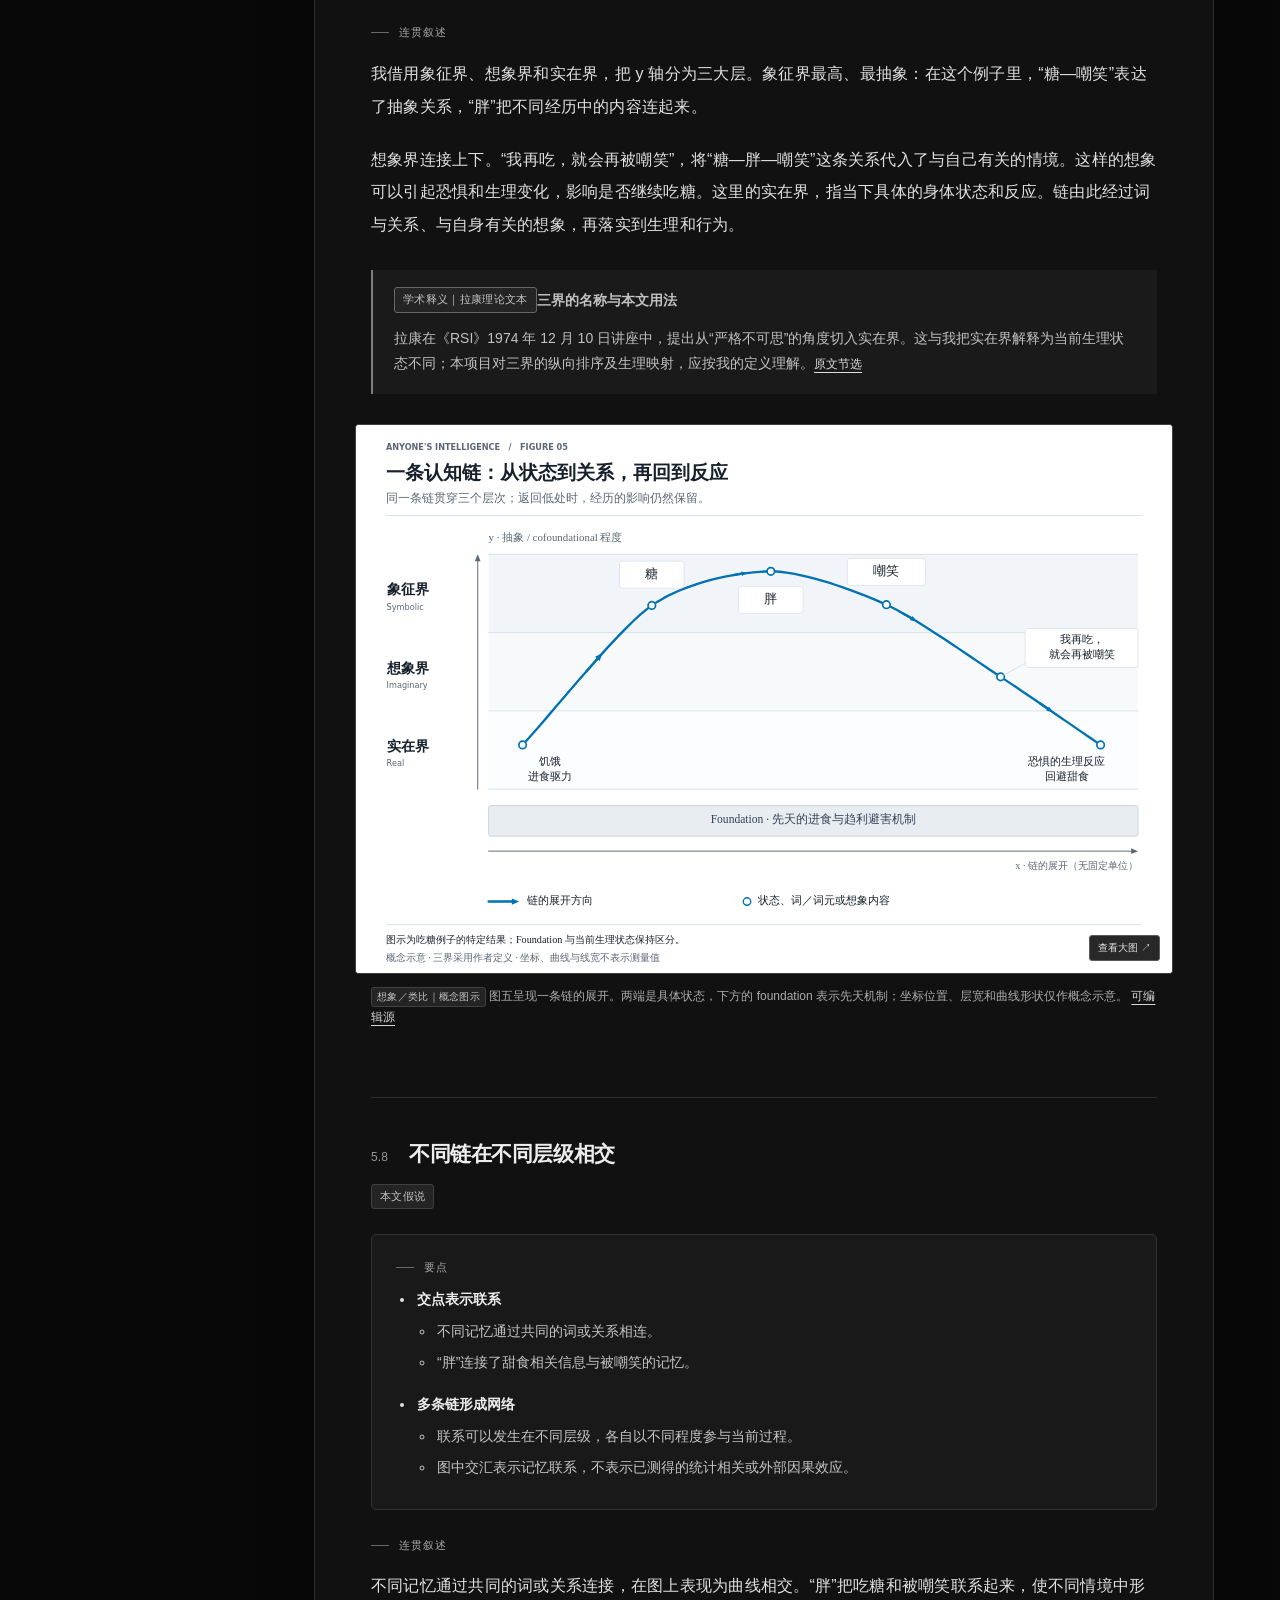
<file: research/zh.html>
<!doctype html><html lang="zh-CN" class="html-zh"><head><meta charset="utf-8"><meta name="viewport" content="width=device-width,initial-scale=1"><title>Anyone's Intelligence · 理论基础与认知模型假说 · 1.0.1</title><link rel="stylesheet" href="./research.css?v=1.0.1"><meta name="theme-color" content="#080808"><meta name="description" content="学习人工智能，研究认知机制，探索语言模型。"><link rel="canonical" href="https://lexzeon.github.io/anyones-intelligence/research/zh.html"><link rel="icon" href="../favicon.svg" type="image/svg+xml"></head><body data-mode="all" id="top">
<header class="topbar"><a class="brand" href="#top">Anyone's Intelligence</a><div class="top-actions"><a class="back-home" href="../zh.html">项目首页</a><a class="journal-link" href="../zh.html#research-log">研究日志</a><nav class="language-switch" aria-label="Language"><a class="language-link" href="index.html">English</a><span class="divider">/</span><a class="language-link" href="zh.html" aria-current="page">简体中文</a></nav><button class="menu-button" type="button">目录 ☰</button></div></header><div class="progress"></div>
<div class="layout"><aside class="sidebar"><p class="sidebar-label">CONTENTS / 阅读目录</p><nav class="toc" aria-label="章节目录"><a href="#section-1" class="main"><span>01</span><span>摘要</span></a><a href="#section-2" class="main"><span>02</span><span>我的自述</span></a><a href="#section-3" class="main"><span>03</span><span>我对 Anyone&#x27;s Intelligence 的理解</span></a><a href="#section-4" class="main"><span>04</span><span>我为什么认为可以量化</span></a><a href="#section-5" class="main"><span>05</span><span>按顺序展开我的理论</span></a><a href="#section-6" class="sub"><span>5.1</span><span>先天的 foundation</span></a><a href="#section-7" class="sub"><span>5.2</span><span>用已有记忆形成理解</span></a><a href="#section-8" class="sub"><span>5.3</span><span>记忆写入时的生理状态与基色</span></a><a href="#section-9" class="sub"><span>5.4</span><span>词和关系怎样连接不同记忆</span></a><a href="#section-10" class="sub"><span>5.5</span><span>多条联系共同参与当前反应</span></a><a href="#section-11" class="sub"><span>5.6</span><span>用 x 与 y 表达链的展开和抽象程度</span></a><a href="#section-12" class="sub"><span>5.7</span><span>象征界、想象界、实在界</span></a><a href="#section-13" class="sub"><span>5.8</span><span>不同链在不同层级相交</span></a><a href="#section-14" class="sub"><span>5.9</span><span>Foundation 与经历后的实在界</span></a><a href="#section-15" class="sub"><span>5.10</span><span>我的类比与想象</span></a><a href="#section-16" class="sub"><span>5.11</span><span>把吃糖的例子完整连起来</span></a><a href="#section-17" class="sub"><span>5.12</span><span>讨论中提出、待进一步说明的问题</span></a></nav><div class="sidebar-foot">关于人工智能、语言<br>与认知机制的持续研究。</div></aside>
<main class="document"><header class="hero"><p class="eyebrow">RESEARCH NOTES / 哲学与认知</p><h1>Anyone's<br>Intelligence</h1><p class="subtitle">学习人工智能，研究认知机制，探索语言模型。</p><div class="edition-line"><span class="version-chip">v1.0.1</span><time datetime="2026-11-07T03:03:42-08:00">2026-11-07 03:03:42 PST</time><a href="changelog.html">版本记录 ↗</a></div><p class="timezone">America/Los_Angeles · UTC-08:00</p><div class="hero-foot"><span>哲学立场</span><span>个人假说</span><span>学术参照</span></div></header>
<div class="reading-toolbar"><span class="toolbar-label">阅读方式</span><div class="mode-switch" role="group" aria-label="阅读方式"><button data-set-mode="all" aria-pressed="true">完整阅读</button><button data-set-mode="points" aria-pressed="false">只看要点</button><button data-set-mode="prose" aria-pressed="false">只看叙述</button></div></div><article class="reading-body"><section class="content-section chapter" id="section-1"><header class="section-heading"><span class="section-number">01</span><h2>摘要</h2></header><div class="section-meta"><p><strong><span class="tag neutral">研究愿景</span></strong></p>
</div><div class="reading-part points"><div class="part-label">要点</div><ul>
<li><strong>我想研究什么</strong>
<ul>
<li>学习人工智能，参考我提出的认知链，探索实现模拟认知的语言模型原型。</li>
<li>从语言哲学、语言学与拉康精神分析获得启发，发展自己的理论，尝试将它落实为新型语言模型。</li>
<li>长期希望模型形成可靠的理解，深入理解艺术、文化和政治，并能够自主思考、创新解题。</li>
<li>探索模型产生意识的可能，以及消除幻觉和黑箱的方法。</li>
</ul>
</li>
<li><strong><span class="tag hypothesis">哲学立场／本文假说</span>我的出发点</strong>
<ul>
<li>感情、记忆、理解和社会语言的作用，最终都要回到物理世界。</li>
<li>量化是把这条链落实为模型机制的重要部分，涉及状态变化，以及记忆联系的形成、强化和参与程度。</li>
</ul>
</li>
<li><strong><span class="tag hypothesis">本文假说</span>我提出的链</strong>
<ul>
<li>从先天机制出发，通过经历、学习和记忆建立联系。</li>
<li>词和关系连接不同记忆；记忆权重与当下生理状态，共同影响各条联系参与多少。</li>
<li>感受与语言持续相互影响，形成理解，再回到生理反应和行为。</li>
</ul>
</li>
<li><strong><span class="tag imagine">想象／类比</span>我怎样表达它</strong>
<ul>
<li>x 轴表示链的展开；y 轴越高，越抽象、越 cofoundational。</li>
<li>多条曲线从低处出发，升高、交汇，再回到低处。我借用三界描述层次，也觉得这张网很像 Transformer。</li>
</ul>
</li>
</ul>
</div><div class="reading-part prose"><div class="part-label">连贯叙述</div><p>Anyone's Intelligence 是我学习人工智能、探索语言模型中模拟认知的项目。我希望从语言哲学、语言学与拉康精神分析获得启发，在学习和研究中发展自己的理论，参考我提出的认知链构建语言模型原型，探索更可靠、更可理解的人工智能。</p>
<p><strong><span class="tag hypothesis">哲学立场／本文假说</span></strong> 我认为，感情和理解最终都要回到物理世界。我想建立或模拟这样一条链：从先天机制和身体状态出发，经过经历、记忆、语言与抽象关系，再回到身体和行为。我的研究重点，是参考这条链，将其中的状态变化和关系结构转化为可量化的模型机制，探索模拟认知的实现。</p>
<p><strong><span class="tag imagine">想象／类比</span></strong> 我把它想象为一张高低起伏、彼此交汇的曲线网络。它让我联想到语言结构，也联想到 Transformer。下文先讲这些想法从何而来，再按顺序展开我的假说。</p>
</div><aside class="reading-note"><blockquote>
<p><strong>阅读说明</strong>：「想象／类比」保留直觉与比喻，不表示等价；「本文假说」标记我提出的机制与项目内定义；「学术释义」说明有来源的理论、技术定义或实验观察，不自动代表学界共识或对本假说的验证。标题下的标签默认适用于本节，局部另标。「想象／类比」标签不等于理论中的想象界。</p>
<p>本文图表均为概念示意，不是测量或模拟结果；目前也没有验证整套假说的实验结论。</p>
</blockquote>
</aside></section><section class="content-section chapter" id="section-2"><header class="section-heading"><span class="section-number">02</span><h2>我的自述</h2></header><div class="section-meta"><p><strong><span class="tag neutral">个人经历</span></strong></p>
</div><div class="reading-part points"><div class="part-label">要点</div><ul>
<li><strong>我从小就想理解世界</strong>
<ul>
<li>接触物理、化学、生物、数学、量子力学、地理，尝试理性地构建认识。</li>
<li>也学习艺术史、艺术、哲学、文学、历史、政治、心理学和人文地理。</li>
</ul>
</li>
<li><strong>我为什么不断学习</strong>
<ul>
<li>对许多学科有所涉猎，但没有深入研究每一科。</li>
<li>相比在单个问题上刨根问底、做出成就，我更害怕“不明不白地活着”。</li>
</ul>
</li>
<li><strong>两种体验与一种割裂</strong>
<ul>
<li>我享受量化、逻辑和归因，也享受人文艺术带来的情绪与模糊感。</li>
<li>我相信世界是物质的，却始终以有身体、有感受的“我”来认识它。</li>
<li><strong><span class="tag imagine">想象／类比</span></strong> “理性的虚拟机运行在感性的系统上”，是我描述这种割裂的比喻。</li>
</ul>
</li>
<li><strong>拉康带来的转折</strong>
<ul>
<li>“无意识的语言结构”让我看到连接这些体验的可能。</li>
<li>我希望以此为启发，发展自己的理论。</li>
</ul>
</li>
<li><strong>研究重点与个人动机</strong>
<ul>
<li>重点是学习人工智能，向外研究“智能”与语言模型。</li>
<li>向内理解“我”自己，是伴随研究的个人动机。</li>
<li>把生活中的灵感、认识和疑问记录下来，逐渐积累成研究材料。</li>
</ul>
</li>
</ul>
</div><div class="reading-part prose"><div class="part-label">连贯叙述</div><p>我从小就充满好奇，想理解这个世界。我学物理、化学、生物、数学、量子力学、地理，试着理性地建立对世界的认识；也学艺术史、艺术、哲学、文学、历史、政治、心理学和人文地理。这些领域我都有涉猎，初步建立过自己的理解，但没有把每一科都研究得很深。</p>
<p>也许相比盯住一个问题，刨根问底，再做出一番成就，我更害怕“不明不白地活着”。我享受理性世界带来的清楚：万物可以量化，可以找到逻辑，可以追问原因。我也享受艺术、人文，以及我宽泛地称为“形而上学的知识”带来的、夹杂着情绪的模糊感。</p>
<p><strong><span class="tag hypothesis">哲学立场</span></strong> 我一直认为世界是物质的。因此，我相信那些感性、模糊、难以说清的现象，最终也能得到因果解释，并以某种方式被量化。但认识世界的始终是“我”：一个有身体、有情绪、有自己经历的人。<strong><span class="tag imagine">想象／类比</span></strong> “理性的虚拟机运行在感性的系统上”，表达的就是我曾感到的割裂，以及对这种割裂的疑惑。</p>
<p>接触哲学，尤其是拉康精神分析中关于无意识与语言结构的思路时，我突然看到了一种连接的可能。感受、语言和身体，似乎可以沿着一条链被继续追踪。我希望沿着这个启发，发展自己的解释。</p>
<p>我知道，人工智能是许多人共同投入的智慧和心血。凭我一个人，几乎不可能完成“让具有认知的人工智能诞生”这样的目标。但我仍然希望学习人工智能，向外研究智能如何形成、模型如何实现。向内理解自己，则是伴随这一过程的个人动机。生活里对一件事的新认识、突然出现的联系、想不通的感受，都值得保存下来，方便日后回看、整理，也方便协作者和 AI 助手读取。</p>
</div><figure><button class="figure-button" type="button" aria-label="放大图一 认识世界的来源与人工智能研究方向"><img src="[data-uri]" alt="图一 认识世界的来源与人工智能研究方向"><span class="zoom-hint">查看大图 ↗</span></button><figcaption><p><strong><span class="tag neutral">个人经历／概念整理</span></strong> 图一按来源组织我的学习与思考，展示它们怎样汇合到人工智能研究；不表示具体时间顺序。 <a href="../assets/figures/01_intellectual_roots.drawio">可编辑源</a></p>
</figcaption></figure></section><section class="content-section chapter" id="section-3"><header class="section-heading"><span class="section-number">03</span><h2>我对 Anyone&#x27;s Intelligence 的理解</h2></header><div class="section-meta"><p><strong><span class="tag neutral">研究愿景</span></strong></p>
</div><div class="reading-part points"><div class="part-label">要点</div><ul>
<li><strong>以学习人工智能为主线</strong>
<ul>
<li>学习人工智能与语言模型，探索原型实现。</li>
<li>参考我提出的认知链，通过量化和模型实现来探索模拟认知。</li>
<li>在此基础上探索语言模型的表示、学习和运行机制。</li>
</ul>
</li>
<li><strong>我的长期愿景</strong>
<ul>
<li>让模型形成可靠的理解，减少并最终尝试消除幻觉。</li>
<li>让运行过程可理解、可检查，逐步消除黑箱，提高使用安全性。</li>
<li>探索让模型产生“意识”的可能，以及对艺术、文化、政治的深入理解。</li>
<li>探索自主思考和提出创新解法的能力。</li>
</ul>
</li>
<li><strong>模型需要回应的问题</strong>
<ul>
<li>如何在模型中模拟感受与语言的相互影响，以及记忆参与理解的过程？</li>
<li>怎样将这条链中状态、记忆与选择的关系转化为模型机制？</li>
<li><strong><span class="tag imagine">想象／类比</span></strong> Transformer 提供了网络与权重的参照，最终架构仍然开放。</li>
</ul>
</li>
<li><strong>开发边界</strong>
<ul>
<li>原型默认离线，限制联网和本地 agent 能力。</li>
<li>这是设计要求，实际权限控制仍需实现和验证。</li>
</ul>
</li>
</ul>
</div><div class="reading-part prose"><div class="part-label">连贯叙述</div><p>对我来说，Anyone's Intelligence 首先是一个学习人工智能、研究语言模型的项目。核心方向是参考我提出的认知链，在语言模型中实现模拟认知。我希望将这条链中的联系形成、权重差异和状态影响转化为可量化、可运行的模型机制，并通过原型探索它们怎样共同参与认知过程。</p>
<p>我希望模型真正理解，消除幻觉，让内部运行更容易被检查，逐步消除黑箱；也希望它能深入理解艺术、文化和政治，自主思考，提出创新解法，并探索让“意识”诞生的可能。这些是长期愿景。模型流畅地解释自己，并不能因此证明它具有意识或忠实地反映了内部机制。</p>
<p><strong><span class="tag imagine">想象／类比</span></strong> Transformer 让我找到一种表达网络与权重的参照，但它还不是我为项目确定的架构。<strong><span class="tag neutral">研究愿景</span></strong> 开发也必须考虑安全：原型默认离线，限制联网和本地 agent 能力，以实际权限控制和验证落实这些要求。</p>
</div><figure><button class="figure-button" type="button" aria-label="放大图二 从认知链到模型模拟的研究方向"><img src="[data-uri]" alt="图二 从认知链到模型模拟的研究方向"><span class="zoom-hint">查看大图 ↗</span></button><figcaption><p><strong><span class="tag neutral">研究愿景／概念整理</span></strong> 图二区分参考来源、量化与原型实现，以及长期愿景；箭头表达研究方向，不表示已实现能力。 <a href="../assets/figures/02_research_direction.drawio">可编辑源</a></p>
</figcaption></figure></section><section class="content-section chapter" id="section-4"><header class="section-heading"><span class="section-number">04</span><h2>我为什么认为可以量化</h2></header><div class="section-meta"><p><strong><span class="tag hypothesis">哲学立场／本文假说</span></strong></p>
</div><div class="reading-part points"><div class="part-label">要点</div><ul>
<li><strong>我的物质立场</strong>
<ul>
<li>感情和理解发生在物理世界中；我认为，它们最终应当能够得到因果解释，并以某种方式被量化。</li>
<li>社会语言的影响，也会通过经历、学习和记忆落实为生理变化。</li>
</ul>
</li>
<li><strong>我想建立或模拟的因果链</strong>
<ul>
<li>经历或输入引起生理变化，这些变化参与记忆写入与关联结构的形成。</li>
<li>后续输入通过既有联系唤起记忆，影响当前生理状态和行为选择。</li>
</ul>
</li>
<li><strong>两个例子：生理反应怎样参与记忆</strong>
<ul>
<li><strong>进食甜食时</strong>：对糖的偏好及进食引起的生理反应，参与相关记忆的形成。我用多巴胺变化来说明这一过程。</li>
<li><strong>因胖被嘲笑时</strong>：压力反应参与记忆写入。在我的假说中，皮质醇、肾上腺素等生理变化会加重这段记忆的基础权重，使它日后更容易被联想到。</li>
</ul>
</li>
<li><strong>面向模型实现的量化</strong>
<ul>
<li>目标：参考这条链及其关系结构，在模型中实现模拟认知。</li>
<li>状态：参考经历发生时和当前生理状态的作用，探索模型中的状态表示与变化。</li>
<li>关联结构：量化记忆怎样相连、联系怎样形成和强化、各自参与多少。</li>
<li>具体的模型对应关系、量化方法与实现方式，尚未在本文展开。</li>
</ul>
</li>
</ul>
</div><div class="reading-part prose"><div class="part-label">连贯叙述</div><p>我认为，感情和理解最终都要回到物理世界，因此量化是这项研究的核心。在我的假说中，“喜欢”“恐惧”“避免”等描述可以追溯到生理过程，语言和社会评价也通过记忆的关联结构重新作用于身体。这条链为模型中的模拟认知提供了参考：我希望将其中的状态变化与关系结构转化为可量化、可运行的机制。</p>
<p>吃糖是我最初的例子。设想一个人喜欢甜食，进食伴随多巴胺等生理变化，形成记忆；他也曾因胖被嘲笑，把那次经历与相应的身体反应联系起来。之后听到“甜食会变胖”，“胖”便可能唤起旧记忆，引起恐惧、回避，最后不吃糖。社会语言通过经历、学习和记忆，进入了我想追踪的物理因果链。</p>
<p>我用多巴胺、皮质醇和肾上腺素，是为了具体表达这条思路，并没有把这些简化例子当作已经验证的生理定律。“某种激素越高，记忆就一定越深”也不能直接作为普遍结论。这里的生理机制为建模提供参考；我的研究重点，是借鉴这条链及其关系结构，在语言模型中实现模拟认知。</p>
<p>关联结构同样是量化的重点：为什么一个词使某段经历更容易被联想到？为什么同样的信息，在不同的人或同一个人的不同状态下，产生不同影响？这些问题为建模提供线索。我希望参考联系的形成、强化和参与程度随状态变化的过程，在模型中模拟这条链。</p>
</div><figure><button class="figure-button" type="button" aria-label="放大图三 参考链与模型模拟之间待阐明的对应"><img src="[data-uri]" alt="图三 参考链与模型模拟之间待阐明的对应"><span class="zoom-hint">查看大图 ↗</span></button><figcaption><p><strong><span class="tag hypothesis">本文假说／建模方向</span></strong> 图三把作为参考的认知链与模型中的模拟目标并列，具体表示、函数与组件对应仍待阐述。 <a href="../assets/figures/03_chain_to_model.drawio">可编辑源</a></p>
</figcaption></figure></section><section class="content-section chapter" id="section-5"><header class="section-heading"><span class="section-number">05</span><h2>按顺序展开我的理论</h2></header><p class="chapter-intro">从先天机制出发，循着经历、记忆与语言，回到具体的身体和行为。</p></section><section class="content-section subsection" id="section-6"><header class="section-heading"><span class="section-number">5.1</span><h3>先天的 foundation</h3></header><div class="section-meta"><p><strong><span class="tag hypothesis">本文假说</span></strong></p>
</div><div class="reading-part points"><div class="part-label">要点</div><ul>
<li><strong>含义与位置</strong>
<ul>
<li>Foundation 是与生俱来、具有遗传和生理基础的机制，如进食、趋利避害。</li>
<li>它是后续经历影响行为的基础，其动力不全部来自调用其他记忆。</li>
</ul>
</li>
<li><strong>与后天经验的关系</strong>
<ul>
<li>趋利避害有先天基础。</li>
<li>具体接近什么、回避什么，可以受到学习和记忆影响。</li>
</ul>
</li>
</ul>
</div><div class="reading-part prose"><div class="part-label">连贯叙述</div><p>在我的假说中，foundation 指与生俱来、具有遗传和生理基础的机制。饥饿推动进食，趋利避害影响反应；这些是后天经验发挥作用的基础，并不是所有动力都要先用另一段记忆来解释。</p>
<p>在吃糖的例子里，回避痛苦有先天基础，而为什么把甜食与需要回避的事情联系起来，则涉及后天经历。我希望参考这些基础机制与学习、记忆的共同作用，在模型中实现模拟认知。</p>
</div></section><section class="content-section subsection" id="section-7"><header class="section-heading"><span class="section-number">5.2</span><h3>用已有记忆形成理解</h3></header><div class="section-meta"><p><strong><span class="tag hypothesis">本文假说</span></strong></p>
</div><div class="reading-part points"><div class="part-label">要点</div><ul>
<li><strong>理解与 Cofoundational knowledge</strong>
<ul>
<li>理解一件事，需要拿其他记忆来解释它。</li>
<li>我用 Cofoundational knowledge 描述这种依靠已有记忆和联系形成解释的过程。</li>
<li>此处采用我在项目中的含义，不作为已有文献术语的确定释义。</li>
</ul>
</li>
<li><strong>感受与语言的往返</strong>
<ul>
<li>一个词可以连接旧经历与当前情境，改变感受。</li>
<li>感受又影响哪些内容更容易参与理解，形成新的理解。</li>
</ul>
</li>
</ul>
</div><div class="reading-part prose"><div class="part-label">连贯叙述</div><p>我理解一件事时，需要调用其他记忆，寻找能够解释它的联系。我用 Cofoundational knowledge 表达这种过程：新的信息借助已有联系得到解释，已有记忆由此参与新的理解。</p>
<p>感受和语言在其中不断相互影响。一个词使某段经历与眼前的事情联系起来，改变当下感受；这种感受又影响哪些内容更容易参与理解。这种持续的往返，是我希望在模型中模拟的认知过程。</p>
</div></section><section class="content-section subsection" id="section-8"><header class="section-heading"><span class="section-number">5.3</span><h3>记忆写入时的生理状态与基色</h3></header><div class="section-meta"><p><strong><span class="tag hypothesis">本文假说</span></strong></p>
</div><div class="reading-part points"><div class="part-label">要点</div><ul>
<li><strong>记忆写入与基础权重</strong>
<ul>
<li>基础权重描述一段记忆在写入时获得、并影响日后调用倾向的分量。</li>
<li>写入时的生理状态参与基础权重的形成。</li>
<li>因胖被嘲笑时，较强的压力反应加重记忆的基础权重，使它更容易被联想到。</li>
</ul>
</li>
<li><strong>记忆的“基色”</strong>
<ul>
<li>我用这个词描述记忆带有的焦虑、恐惧等感受。</li>
<li>它与之后的回避反应有关，回避又联系着趋利避害的先天机制。</li>
</ul>
</li>
</ul>
</div><div class="reading-part prose"><div class="part-label">连贯叙述</div><p>设想一个人因胖被嘲笑。在我的假说中，皮质醇、肾上腺素等生理变化参与记忆写入，使这段经历获得较高的基础权重，之后更容易被相关线索唤起。这是我把经历、身体和记忆连起来的一步。</p>
<p>我用“基础权重”描述这段记忆日后被调用的倾向，用“基色”描述它所带有的感受。这里的基色可能是焦虑、恐惧，并与回避痛苦的反应有关。</p>
</div><aside class="scholarly-note"><blockquote>
<p><strong><span class="tag scholar">学术释义｜实验观察</span>压力与记忆</strong></p>
<p>Schwabe 与 Wolf（2014）研究的是记忆提取：压力后 25 分钟和 90 分钟的提取表现受损，而到 90 分钟时皮质醇已回到基线。这提示讨论压力与记忆时需要区分具体任务和阶段；该实验没有检验我提出的“写入时生理状态—基础权重”机制，不能直接确认或否定它。<a href="https://www.psy.uni-hamburg.de/arbeitsbereiche/kognitionspsychologie/publikationen-alt/schwabe2014a-cabn.pdf">论文原文</a></p>
</blockquote>
</aside><figure><button class="figure-button" type="button" aria-label="放大图四 记忆写入、生理状态、基础权重与基色"><img src="[data-uri]" alt="图四 记忆写入、生理状态、基础权重与基色"><span class="zoom-hint">查看大图 ↗</span></button><figcaption><p><strong><span class="tag hypothesis">本文假说／概念图示</span></strong> 图四区分经历、生理状态、基础权重与基色；箭头表示假说中的作用关系，不给出固定的生理定律或权重公式。 <a href="../assets/figures/04_memory_encoding.drawio">可编辑源</a></p>
</figcaption></figure></section><section class="content-section subsection" id="section-9"><header class="section-heading"><span class="section-number">5.4</span><h3>词和关系怎样连接不同记忆</h3></header><div class="section-meta"><p><strong><span class="tag hypothesis">本文假说</span></strong></p>
</div><div class="reading-part points"><div class="part-label">要点</div><ul>
<li><strong>共同的词与关系</strong>
<ul>
<li>这里的“词”也指向模型中的词元（token）。</li>
<li>不同记忆通过共同的词或关系连接。</li>
<li>“胖”可以连接“甜食会变胖”与“因胖被嘲笑”。</li>
</ul>
</li>
<li><strong><span class="tag imagine">想象／类比</span>与 Transformer 的相似之处</strong>
<ul>
<li>我觉得这种连接过程很像 Transformer：词／词元通过与其他内容的关系，影响相关记忆参与当前理解的权重。</li>
<li>“胖”连接不同经历，并使被嘲笑的记忆更容易参与当前过程，是我理解这种相似性的例子。</li>
</ul>
</li>
<li><strong>因果联系与关系乘数</strong>
<ul>
<li>“胖—被嘲笑”在经历中形成因果联系，影响之后的联想。</li>
<li>我用“乘数”描述这种关系对基础权重的作用，进而说明这段记忆在当前联想中的参与程度。</li>
<li>这是被学习、被记住的因果联系；它是否符合外部事实，需要另行判断。</li>
</ul>
</li>
<li><strong>用语</strong>
<ul>
<li>“词／词元（token）”在这里描述语言联系；本文尚未说明具体的分词方式与模型表示。</li>
</ul>
</li>
</ul>
</div><div class="reading-part prose"><div class="part-label">连贯叙述</div><p>一个人已有因胖被嘲笑的记忆，再学到“甜食会变胖”时，“胖”便成为连接点。这里的“词”也指向模型中的词元（token）。之后面对甜食，相关信息就可能沿着这条联系，唤起被嘲笑的经历。</p>
<p><strong><span class="tag imagine">想象／类比</span></strong> 我觉得这个过程很像 Transformer：词／词元通过与其他内容的关系，影响相关记忆在当前理解中参与多少。这是我从记忆之间的连接和加权参与联想到 Transformer 的地方；具体的模型组件对应仍需在后续阐述中说明。</p>
<p>记忆有在经历中形成的基础权重，当前信息与记忆之间的关联则进一步影响它的参与程度。我用“乘数”描述这种关系对基础权重的作用。在这个例子里，被记住的“胖—被嘲笑”因果联系，使相关记忆更容易参与当前联想。被记住的因果联系是否符合外部事实，则是另一个问题。</p>
</div></section><section class="content-section subsection" id="section-10"><header class="section-heading"><span class="section-number">5.5</span><h3>多条联系共同参与当前反应</h3></header><div class="section-meta"><p><strong><span class="tag hypothesis">本文假说</span></strong></p>
</div><div class="reading-part points"><div class="part-label">要点</div><ul>
<li><strong>激活不是简单的开关</strong>
<ul>
<li>不是一条联系激活，其他联系就全部休眠。</li>
<li>多条联系同时参与，权重影响各条联系的参与程度。</li>
</ul>
</li>
<li><strong><span class="tag imagine">想象／类比</span>Transformer 的另一个参照角度</strong>
<ul>
<li>我也把多条联系按不同权重共同参与，理解为与 Transformer 相似的过程。</li>
<li>5.4 侧重词／词元怎样牵动相关记忆；这里侧重这些联系怎样分配参与程度、共同影响反应。</li>
</ul>
</li>
<li><strong>当前状态的调节作用</strong>
<ul>
<li>很饿时，进食驱动力较强。</li>
<li>被嘲笑的记忆较为深刻时，相关回避作用可能较强。</li>
<li>行为选择具有状态依赖性：同一个人面对同一块糖，也可能因当前状态不同而作出不同选择。</li>
</ul>
</li>
</ul>
</div><div class="reading-part prose"><div class="part-label">连贯叙述</div><p>我把激活理解为程度问题。面对一块糖，进食相关的经验和被嘲笑的记忆可以共同参与，权重影响各条联系的参与程度。</p>
<p><strong><span class="tag imagine">想象／类比</span></strong> 这一点也让我联想到 Transformer，但它与上一节的参照角度不同：上一节侧重词／词元与相关记忆之间的联系，这里侧重多条联系的加权共同参与。当前状态如何调节这种参与，是我希望在模型中模拟的关系；本文尚未给出它与 Transformer 具体计算部件的对应。</p>
<p>当前生理状态也起调节作用：很饿时，进食驱动力更强；被嘲笑的记忆较为深刻时，回避的影响可能更强。因此，行为选择具有状态依赖性，同一个人面对同一块糖也可能产生不同结果。我希望参考这种状态依赖关系，在模型中量化并模拟记忆权重与当前状态对选择的共同影响。</p>
</div></section><section class="content-section subsection" id="section-11"><header class="section-heading"><span class="section-number">5.6</span><h3>用 x 与 y 表达链的展开和抽象程度</h3></header><div class="section-meta"><p><strong><span class="tag hypothesis">本文假说</span></strong></p>
</div><div class="reading-part points"><div class="part-label">要点</div><ul>
<li><strong>x 轴：链的展开</strong>
<ul>
<li>暂时没有具体单位，也不等同于固定刻度的时间轴。</li>
<li>也用于描述这类过程在个人经历中的多轮展开。</li>
</ul>
</li>
<li><strong>y 轴：抽象程度</strong>
<ul>
<li>低处接近 foundation；越高越抽象、越 cofoundational。</li>
<li>中间的词与联系越多，链越长、越复杂，对应更高的层级。</li>
</ul>
</li>
<li><strong><span class="tag imagine">想象／类比</span>曲线的形态</strong>
<ul>
<li>从低处出发，中间升高，再回到低处。</li>
<li>形状表达关系，不预设具体函数、距离或数值。</li>
</ul>
</li>
</ul>
</div><div class="reading-part prose"><div class="part-label">连贯叙述</div><p>我用 x 轴表示链怎样展开，先不规定单位；我也借它表达一个人已经历过多轮这种过程。y 轴表示抽象程度：低处接近 foundation，越高越 cofoundational，经过的中间词和联系更多，链也更长、更复杂。</p>
<p><strong><span class="tag imagine">想象／类比</span></strong> 在二维图上，我想象一条曲线从低处出发，向上经过抽象关系，再返回低处的生理反应与行为。这样，身体与抽象理解就能在同一条链上被追踪。曲线的高低起伏表达的是这个想法，并非已经求出的函数。</p>
</div></section><section class="content-section subsection" id="section-12"><header class="section-heading"><span class="section-number">5.7</span><h3>象征界、想象界、实在界</h3></header><div class="section-meta"><p><strong><span class="tag hypothesis">本文假说</span></strong></p>
</div><div class="reading-part points"><div class="part-label">要点</div><ul>
<li><strong>象征界：最高、最抽象</strong>
<ul>
<li>在例子里是“糖—嘲笑”的关系，“胖”是其中的连接。</li>
</ul>
</li>
<li><strong>想象界：连接上下</strong>
<ul>
<li>“我再吃，就会再被嘲笑。”</li>
<li>抽象关系被放入与自身有关的想象情境，连接象征界和实在界。</li>
</ul>
</li>
<li><strong>实在界：靠近 foundation</strong>
<ul>
<li>当下具体的生理状态和反应，如饥饿、激素变化。</li>
<li>记忆和想象可以影响这些状态，继而影响行为。</li>
</ul>
</li>
<li><strong>术语来源</strong>
<ul>
<li>我借用拉康的三个名称，赋予它们本项目中的含义。</li>
<li>这里的生理解释和纵向排序属于我的假说。</li>
</ul>
</li>
</ul>
</div><div class="reading-part prose"><div class="part-label">连贯叙述</div><p>我借用象征界、想象界和实在界，把 y 轴分为三大层。象征界最高、最抽象：在这个例子里，“糖—嘲笑”表达了抽象关系，“胖”把不同经历中的内容连起来。</p>
<p>想象界连接上下。“我再吃，就会再被嘲笑”，将“糖—胖—嘲笑”这条关系代入了与自己有关的情境。这样的想象可以引起恐惧和生理变化，影响是否继续吃糖。这里的实在界，指当下具体的身体状态和反应。链由此经过词与关系、与自身有关的想象，再落实到生理和行为。</p>
</div><aside class="scholarly-note"><blockquote>
<p><strong><span class="tag scholar">学术释义｜拉康理论文本</span>三界的名称与本文用法</strong></p>
<p>拉康在《RSI》1974 年 12 月 10 日讲座中，提出从“严格不可思”的角度切入实在界。这与我把实在界解释为当前生理状态不同；本项目对三界的纵向排序及生理映射，应按我的定义理解。<a href="https://www.freud-lacan.com/documents-ged/extraits-du-seminaire-xxii-de-jlacan-rsi-2/">原文节选</a></p>
</blockquote>
</aside><figure><button class="figure-button" type="button" aria-label="放大图五 从生理状态经过抽象关系和想象再返回生理与行为的单链示意"><img src="[data-uri]" alt="图五 从生理状态经过抽象关系和想象再返回生理与行为的单链示意"><span class="zoom-hint">查看大图 ↗</span></button><figcaption><p><strong><span class="tag imagine">想象／类比｜概念图示</span></strong> 图五呈现一条链的展开。两端是具体状态，下方的 foundation 表示先天机制；坐标位置、层宽和曲线形状仅作概念示意。 <a href="../assets/figures/01_single_chain.drawio">可编辑源</a></p>
</figcaption></figure></section><section class="content-section subsection" id="section-13"><header class="section-heading"><span class="section-number">5.8</span><h3>不同链在不同层级相交</h3></header><div class="section-meta"><p><strong><span class="tag hypothesis">本文假说</span></strong></p>
</div><div class="reading-part points"><div class="part-label">要点</div><ul>
<li><strong>交点表示联系</strong>
<ul>
<li>不同记忆通过共同的词或关系相连。</li>
<li>“胖”连接了甜食相关信息与被嘲笑的记忆。</li>
</ul>
</li>
<li><strong>多条链形成网络</strong>
<ul>
<li>联系可以发生在不同层级，各自以不同程度参与当前过程。</li>
<li>图中交汇表示记忆联系，不表示已测得的统计相关或外部因果效应。</li>
</ul>
</li>
</ul>
</div><div class="reading-part prose"><div class="part-label">连贯叙述</div><p>不同记忆通过共同的词或关系连接，在图上表现为曲线相交。“胖”把吃糖和被嘲笑联系起来，使不同情境中形成的内容参与同一次反应。</p>
<p>这些连接可以出现在不同层级，逐渐构成一张网。权重与当前状态共同影响每条联系参与多少。图中用交点表达联系，部分中间过程则先作省略。</p>
</div><figure><button class="figure-button" type="button" aria-label="放大图六 不同记忆链通过共同的词和关系在不同层级连接"><img src="[data-uri]" alt="图六 不同记忆链通过共同的词和关系在不同层级连接"><span class="zoom-hint">查看大图 ↗</span></button><figcaption><p><strong><span class="tag imagine">想象／类比｜概念图示</span></strong> 图六用颜色与线型追踪记忆链，用实心节点标出共享的词或关系。颜色与线型用于区分来源，不表示互斥模块。 <a href="../assets/figures/02_intersecting_memory_chains.drawio">可编辑源</a></p>
</figcaption></figure></section><section class="content-section subsection" id="section-14"><header class="section-heading"><span class="section-number">5.9</span><h3>Foundation 与经历后的实在界</h3></header><div class="section-meta"><p><strong><span class="tag hypothesis">本文假说</span></strong></p>
</div><div class="reading-part points"><div class="part-label">要点</div><ul>
<li><strong>Foundation 是先天机制</strong>
<ul>
<li>人的共同基础，如进食、趋利避害。</li>
<li><strong><span class="tag imagine">想象／类比</span></strong> 我借“所有人”或“婴儿”说明这个起点。</li>
</ul>
</li>
<li><strong>实在界是带着经历的当前状态</strong>
<ul>
<li>它受先天机制作用，也受记忆、学习和想象影响。</li>
<li><strong><span class="tag imagine">想象／类比</span></strong> 我借“阉割后的人”作比喻，也就是已经历过多轮这种过程的人。</li>
</ul>
</li>
<li><strong>回到低处，不等于清空经历</strong>
<ul>
<li>y 再次降低，表示回到生理反应和行为。</li>
<li>过去的经历仍然影响之后的过程，因此实在界接近但不等于 foundation。</li>
</ul>
</li>
</ul>
</div><div class="reading-part prose"><div class="part-label">连贯叙述</div><p>Foundation 与实在界接近，但不相同。前者是与生俱来的基础机制，后者是一个人当下具体的身体状态和反应。这个人已经有经历、有记忆，也受想象影响，因此当前状态带着历史。</p>
<p><strong><span class="tag imagine">想象／类比</span></strong> 我曾借“婴儿”和“阉割后的人”说明这个区别。放在我的图里，后者更直接地意味着：已经经过了多轮曲线。这些是帮助我表达的比喻，不据此推导额外的发展阶段或拉康理论结论。</p>
<p>无论之前经过怎样的抽象关系，链最终仍回到身体和行为，但不会因此退回未经经历影响的状态。这就是我把实在界放在靠近 foundation 的地方，却不把二者合并的原因。</p>
</div><figure><button class="figure-button" type="button" aria-label="放大图七 先天基础与经历后的当前状态"><img src="[data-uri]" alt="图七 先天基础与经历后的当前状态"><span class="zoom-hint">查看大图 ↗</span></button><figcaption><p><strong><span class="tag hypothesis">本文假说／概念图示</span></strong> 图七区分先天基础、经历过程与当前状态；经历的作用被保留，接近 foundation 不等于返回空白起点。 <a href="../assets/figures/07_foundation_and_history.drawio">可编辑源</a></p>
</figcaption></figure></section><section class="content-section subsection" id="section-15"><header class="section-heading"><span class="section-number">5.10</span><h3>我的类比与想象</h3></header><div class="section-meta"><p><strong><span class="tag imagine">想象／类比</span></strong></p>
</div><div class="reading-part points"><div class="part-label">要点</div><ul>
<li><strong>这张网很像 Transformer</strong>
<ul>
<li>词和其他内容通过联系形成网络，权重影响相关内容参与多少。</li>
<li>“胖”使被嘲笑的记忆更容易参与当前过程，是这种相似感的例子。</li>
<li>不同输入和当前状态牵动不同联系，让我想到它与语言模型的可能联系。</li>
</ul>
</li>
<li><strong>理性虚拟机与感性系统</strong>
<ul>
<li>这个比喻表达我曾感到的割裂，促使我寻找感受、语言与物理过程之间的联系。</li>
</ul>
</li>
<li><strong>语言结构与曲线网络</strong>
<ul>
<li>“无意识的语言结构”是重要启发，我希望在此之上发展自己的解释。</li>
<li>起伏、交汇的曲线把生理、记忆、抽象和行为放在一起，多轮曲线留下经历。</li>
</ul>
</li>
<li><strong>这些想象的作用</strong>
<ul>
<li>保留这些想象，有助于追溯问题和假说的形成过程，为研究提供方向。</li>
<li>相似感还不等于架构选择、组件对应或实现证据。</li>
</ul>
</li>
</ul>
</div><div class="reading-part prose"><div class="part-label">连贯叙述</div><p>我觉得这张网很像 Transformer。一个词能够牵动其他内容，不同联系具有不同分量，这些分量影响哪些内容参与眼前的反应。比如，“胖”让被嘲笑的记忆更容易被联想到。我正是通过这样的例子，把自己的记忆网络想象与语言模型连起来。</p>
<p>我想保留这份相似感，并继续追问：理解中的词、记忆、联系和权重，与已有语言模型之间会有哪些对应和区别？</p>
<p>“理性的虚拟机运行在感性的系统上”，以及从“婴儿”到“经过多轮链条的人”，帮助我说出了自己的问题；“无意识的语言结构”又让我看到连接这些问题的路线。我希望保留想法形成时的样子，也保留后续阐释与修订的空间。</p>
</div><aside class="scholarly-note"><blockquote>
<p><strong><span class="tag scholar">学术释义｜技术定义</span>Transformer 的注意力</strong></p>
<p>原论文把注意力描述为对 value 向量加权求和，权重由 query 与 key 的匹配关系计算。这是类比所参考的技术机制；把它与经历、记忆和生理状态建立对应，是我自己的研究问题。<a href="https://arxiv.org/html/1706.03762v7#S3.SS2">Vaswani 等，§3.2</a></p>
</blockquote>
</aside><aside class="scholarly-note"><blockquote>
<p><strong><span class="tag scholar">学术释义｜拉康理论文本</span>无意识与语言结构</strong></p>
<p>拉康在《研讨班 IX》1962 年 1 月 10 日讲座中，讨论无意识层面的思想在一定层面上具有语言般的结构，同时指出它们不容易直接用日常语言表达。这是精神分析理论主张；本项目的记忆权重、生理链和量化路径是我的延伸。<a href="https://www.lacaninireland.com/web/wp-content/uploads/2010/06/THE-SEMINAR-OF-JACQUES-LACAN-IX.pdf#page=76">原文英译，页 76</a></p>
</blockquote>
</aside><figure><button class="figure-button" type="button" aria-label="放大图八 记忆网络与 Transformer 的两个类比角度"><img src="[data-uri]" alt="图八 记忆网络与 Transformer 的两个类比角度"><span class="zoom-hint">查看大图 ↗</span></button><figcaption><p><strong><span class="tag scholar">想象／类比与学术释义对照</span></strong> 图八分别标出 5.4 的词／词元关联与 5.5 的加权共同参与，并列参照 Transformer 注意力；两侧不构成已确定的组件映射。 <a href="../assets/figures/08_transformer_analogy.drawio">可编辑源</a></p>
</figcaption></figure></section><section class="content-section subsection" id="section-16"><header class="section-heading"><span class="section-number">5.11</span><h3>把吃糖的例子完整连起来</h3></header><div class="section-meta"><p><strong><span class="tag hypothesis">本文假说</span></strong></p>
</div><div class="reading-part points"><div class="part-label">要点</div><ul>
<li><strong>基础动力与已有经历</strong>
<ul>
<li>进食、趋利避害等先天机制提供基础，当前饥饿程度影响进食驱动力。</li>
<li>设想某人曾因胖被嘲笑；当时的生理状态加重记忆的基础权重，留下焦虑、恐惧的基色。</li>
</ul>
</li>
<li><strong>学习与连接</strong>
<ul>
<li>后来学到“甜食会变胖”，“胖”连接甜食信息与被嘲笑的记忆。</li>
<li>“糖—胖—嘲笑”形成词与关系链；我用关系乘数描述这些联系对记忆基础权重的作用。</li>
</ul>
</li>
<li><strong>想象、生理与行为</strong>
<ul>
<li>“我再吃，就会再被嘲笑”的想象引起恐惧及生理反应，并影响回避行为。</li>
<li>进食与回避相关联系同时参与，结果受权重与当下状态共同影响。</li>
<li>在这个例子中，结果是不吃糖；状态改变，结果也可能改变。</li>
</ul>
</li>
</ul>
</div><div class="reading-part prose"><div class="part-label">连贯叙述</div><p>把前面的内容放回同一个例子：一个人具有进食、趋利避害的基础机制，也曾因胖被嘲笑。在我的假说中，当时的生理变化加重了这段记忆的基础权重，并留下焦虑、恐惧的基色。后来，他学到“甜食会变胖”，“胖”便把这句话和过去的经历连起来。</p>
<p>再次面对糖时，“糖—胖—嘲笑”的联系参与反应，我用关系乘数描述这些联系对记忆基础权重的作用。他可能想象“我再吃，就会再被嘲笑”，产生恐惧和相应的生理变化。趋利避害的基础机制通过后天形成的联系作用于行为，在我设想的这个例子中，这些作用最终使他没有吃糖。</p>
<p>其他联系仍然参与其中。如果他很饿，进食驱动力也会增强。因此，有这段记忆不等于一定拒绝甜食。我希望参考这一过程，在模型中量化各条联系的参与程度及其随当前状态的变化，用于模拟认知。</p>
</div><figure><button class="figure-button" type="button" aria-label="放大图九 同一关系网络在不同生理状态下以不同参与程度共同影响反应"><img src="[data-uri]" alt="图九 同一关系网络在不同生理状态下以不同参与程度共同影响反应"><span class="zoom-hint">查看大图 ↗</span></button><figcaption><p><strong><span class="tag imagine">想象／类比｜概念图示</span></strong> 图九展示两种可能的参与分配。线宽定性表示较强或较弱的参与，不是概率、百分比或计算结果；所有路径都保留，也不预先指定行为上的必然胜者。 <a href="../assets/figures/03_state_dependent_participation.drawio">可编辑源</a></p>
</figcaption></figure></section><section class="content-section subsection" id="section-17"><header class="section-heading"><span class="section-number">5.12</span><h3>讨论中提出、待进一步说明的问题</h3></header><div class="section-meta"><p><strong><span class="tag neutral">待讨论</span></strong></p>
</div><div class="reading-part points"><div class="part-label">要点</div><ul>
<li><strong>概念与对应关系</strong>
<ul>
<li>基础权重、关系乘数、基色和行为作用程度怎样对应。</li>
<li>生理状态通过什么具体关系参与这些过程。</li>
</ul>
</li>
<li><strong>坐标的精确定义</strong>
<ul>
<li>抽象程度、中间词的数量、链长及复杂度怎样确定 y 的排序。</li>
<li>x 的展开和多轮过程怎样获得更明确的描述。</li>
</ul>
</li>
<li><strong>讨论中提出、待我回应的问题</strong>
<ul>
<li>最初的经历怎样写入，与理解及 foundation 有什么关系。</li>
<li>想象引起的生理反应是否以及怎样再次参与记忆写入。</li>
<li>怎样区分理解与误解，高权重与符合外部事实之间是什么关系。</li>
<li>这些提问不表示我已认可其中的前提，也不由整理者代我回答。</li>
</ul>
</li>
<li><strong>当前状态与相关文档</strong>
<ul>
<li>内部讨论暂未识别出明确成立的自相矛盾；这不是一致性证明或实证支持。</li>
<li><a href="https://github.com/LexZeon/anyones-intelligence/blob/main/docs/RESEARCH_PLAN.md">早期研究计划</a>包含候选实验设计，不作为本文假说的既定内容。</li>
<li>开发要求见<a href="https://github.com/LexZeon/anyones-intelligence/blob/main/docs/SAFETY.md">安全规范</a>，协作约定见<a href="https://github.com/LexZeon/anyones-intelligence/blob/main/AGENTS.md">AGENTS.md</a>。</li>
</ul>
</li>
</ul>
</div><div class="reading-part prose"><div class="part-label">连贯叙述</div><p>这次阐述已经连起先天机制、经历、记忆、语言、想象与身体反应。进一步说明时，需要讲清不同权重和生理状态怎样对应，以及坐标如何表达抽象程度和多轮经历。这里列出的是尚未在本文完整展开的内容，不能据此判断我是否已经形成相关想法。</p>
<p>关于最初记忆、想象是否再次影响写入、理解与误解的区别，也有一些讨论中提出、等待我回应的问题。它们先作为提问保留，不代表我认可全部前提。现有讨论没有发现明确成立的自相矛盾，但整套假说的一致性和经验依据，仍需分别研究。</p>
</div></section></article><footer class="document-footer"><span>Anyone's Intelligence · 研究文档 · 1.0.1</span><a href="#top">返回开头 ↑</a></footer></main></div>
<dialog class="modal" id="toc-dialog"><div class="modal-head"><span>目录</span><button class="close-button" data-close>关闭目录</button></div><nav class="toc"><a href="#section-1" class="main"><span>01</span><span>摘要</span></a><a href="#section-2" class="main"><span>02</span><span>我的自述</span></a><a href="#section-3" class="main"><span>03</span><span>我对 Anyone&#x27;s Intelligence 的理解</span></a><a href="#section-4" class="main"><span>04</span><span>我为什么认为可以量化</span></a><a href="#section-5" class="main"><span>05</span><span>按顺序展开我的理论</span></a><a href="#section-6" class="sub"><span>5.1</span><span>先天的 foundation</span></a><a href="#section-7" class="sub"><span>5.2</span><span>用已有记忆形成理解</span></a><a href="#section-8" class="sub"><span>5.3</span><span>记忆写入时的生理状态与基色</span></a><a href="#section-9" class="sub"><span>5.4</span><span>词和关系怎样连接不同记忆</span></a><a href="#section-10" class="sub"><span>5.5</span><span>多条联系共同参与当前反应</span></a><a href="#section-11" class="sub"><span>5.6</span><span>用 x 与 y 表达链的展开和抽象程度</span></a><a href="#section-12" class="sub"><span>5.7</span><span>象征界、想象界、实在界</span></a><a href="#section-13" class="sub"><span>5.8</span><span>不同链在不同层级相交</span></a><a href="#section-14" class="sub"><span>5.9</span><span>Foundation 与经历后的实在界</span></a><a href="#section-15" class="sub"><span>5.10</span><span>我的类比与想象</span></a><a href="#section-16" class="sub"><span>5.11</span><span>把吃糖的例子完整连起来</span></a><a href="#section-17" class="sub"><span>5.12</span><span>讨论中提出、待进一步说明的问题</span></a></nav></dialog><dialog class="modal zoom-modal" id="figure-dialog"><div class="modal-head"><span>概念图 · 可滚动查看</span><button class="close-button" data-close>关闭大图</button></div><div class="zoom-content"></div></dialog><script src="./research.js?v=1.0.1" defer></script></body></html>
</file>
<file: styles.css>
:root {
  color-scheme: dark;
  --background: #0b0b0d;
  --surface: #131316;
  --surface-hover: #1c1c20;
  --text: #f4f4f5;
  --muted: #a6a6b0;
  --line: #303036;
  --font: "Inter", "Segoe UI", "PingFang SC", "Microsoft YaHei", sans-serif;
}

* { box-sizing: border-box; }
[hidden] { display: none !important; }
html { scroll-padding-top: 32px; }
body { margin: 0; background: var(--background); color: var(--text); font-family: var(--font); -webkit-font-smoothing: antialiased; }
a { color: inherit; text-underline-offset: .25em; text-decoration-thickness: 1px; }
a:hover { color: #fff; }
a:focus-visible, button:focus-visible { outline: 2px solid #fff; outline-offset: 5px; }
::selection { background: #ddd; color: #111; }
.page { width: min(100%, 1240px); min-height: 100svh; margin: 0 auto; padding: 0 clamp(24px, 6vw, 72px); }
.site-header { display: flex; align-items: center; justify-content: space-between; gap: 24px; padding: 27px 0; border-bottom: 1px solid var(--line); font-size: 12px; }
.project-type { color: var(--muted); text-decoration: none; letter-spacing: .025em; }
.header-links { display: flex; align-items: center; flex-wrap: wrap; gap: 26px; }
.header-links a { display: inline-flex; align-items: center; min-height: 36px; text-decoration: none; gap: 5px; }
.language-links { display: inline-flex; align-items: center; gap: 9px; color: var(--muted); }
.language-links [aria-current="page"] { color: var(--text); }
.eyebrow { margin: 0; color: var(--muted); font-size: 11px; font-weight: 600; line-height: 1.6; letter-spacing: .12em; text-transform: uppercase; }
.hero { padding: clamp(56px, 9vw, 100px) 0 48px; }
h1 { margin: 23px 0 29px -.045em; font-size: clamp(3.8rem, 9vw, 7rem); font-weight: 600; letter-spacing: -.065em; line-height: .98; }
.period { color: #777780; }
.tagline { margin: 0 0 23px; font-size: clamp(20px, 2.8vw, 29px); font-weight: 500; letter-spacing: -.025em; }
.introduction { max-width: 790px; color: var(--muted); font-size: 16px; line-height: 1.85; }
.introduction p { margin: 0 0 14px; }
.document-card { padding: clamp(25px, 4vw, 43px); border: 1px solid #42424a; border-radius: 12px; background: var(--surface); }
.document-heading { display: flex; align-items: baseline; justify-content: space-between; flex-wrap: wrap; gap: 12px; }
.document-date { color: var(--muted); font-size: 12px; }
.document-card h2 { max-width: 900px; margin: 24px 0 20px; font-size: clamp(25px, 3.5vw, 38px); font-weight: 550; line-height: 1.3; letter-spacing: -.035em; }
.version { display: inline-block; font-size: .63em; color: var(--muted); font-weight: 450; letter-spacing: -.01em; white-space: nowrap; }
.document-card p { max-width: 800px; margin: 0 0 26px; color: var(--muted); font-size: 15px; line-height: 1.85; }
.primary-link { display: inline-flex; align-items: center; justify-content: space-between; gap: 28px; min-height: 45px; padding: 10px 17px; border: 1px solid var(--text); border-radius: 5px; background: var(--text); color: #111; text-decoration: none; font-size: 13px; font-weight: 600; }
.primary-link:hover { background: #d8d8dd; border-color: #d8d8dd; color: #111; }
.project-note { display: grid; grid-template-columns: auto 1fr; align-items: start; gap: 19px; max-width: 860px; margin-top: 29px; color: var(--muted); font-size: 12px; line-height: 1.85; }
.stage { display: inline-block; padding: 2px 9px; border: 1px solid var(--line); border-radius: 4px; color: #d3d3da; white-space: nowrap; }
.project-note p { margin: 2px 0 0; }
.project-links { display: flex; gap: 24px; flex-wrap: wrap; margin-top: 17px; font-size: 12px; }
.project-links a { display: inline-flex; min-height: 36px; align-items: center; gap: 5px; }
.link-note { color: var(--muted); }
.research-log { margin: 71px 0 65px; padding-top: 38px; border-top: 1px solid var(--line); }
.log-heading { display: flex; align-items: end; justify-content: space-between; gap: 20px; flex-wrap: wrap; }
.log-heading h2 { margin: 10px 0 0; font-size: clamp(27px, 3.5vw, 35px); font-weight: 550; letter-spacing: -.035em; }
.log-heading > a { display: inline-flex; align-items: center; gap: 5px; min-height: 36px; color: var(--muted); font-size: 12px; }
.log-intro { margin: 17px 0 21px; color: var(--muted); font-size: 14px; line-height: 1.85; }
.log-summary { color: var(--muted); font-size: 12px; margin-bottom: 19px; }
.log-filters { display: flex; flex-wrap: wrap; gap: 8px; }
.log-filters button { display: inline-flex; align-items: center; gap: 12px; min-height: 40px; padding: 8px 13px; border: 1px solid var(--line); border-radius: 5px; background: var(--background); color: var(--muted); font: inherit; font-size: 12px; cursor: pointer; }
.log-filters button:hover { border-color: #777780; color: var(--text); }
.log-filters button[aria-pressed="true"] { background: var(--text); border-color: var(--text); color: #111; }
.filter-count { opacity: .7; font-size: 11px; font-variant-numeric: tabular-nums; }
.log-filter-status { min-height: 1.6em; margin: 16px 0 30px; color: var(--muted); font-size: 12px; }
.log-day { display: grid; grid-template-columns: 155px minmax(0, 1fr); gap: 32px; margin-bottom: 35px; }
.log-day h3 { margin: 2px 0 0; color: #d5d5dc; font-size: 13px; font-weight: 500; line-height: 1.85; }
.log-entries { min-width: 0; padding: 0; margin: 0; list-style: none; }
.log-entry { padding: 0 0 28px; margin: 0 0 27px; border-bottom: 1px solid var(--line); }
.log-entry:last-child { border: 0; padding-bottom: 0; margin-bottom: 0; }
.log-kind { display: inline-block; padding: 2px 7px; border: 1px solid var(--line); border-radius: 3px; color: #c0c0c8; font-size: 10px; line-height: 1.6; }
.log-entry h4 { margin: 10px 0 9px; font-size: 18px; line-height: 1.5; font-weight: 550; letter-spacing: -.01em; }
.log-description { margin: 0; color: var(--muted); font-size: 14px; line-height: 1.85; }
.log-files { display: flex; flex-wrap: wrap; gap: 6px 18px; margin: 14px 0 0; padding: 0; list-style: none; }
.log-files li { display: inline-flex; align-items: baseline; gap: 8px; max-width: 100%; font-size: 11px; line-height: 1.85; }
.file-change { flex-shrink: 0; color: var(--muted); font-size: 10px; }
.log-files a { min-width: 0; color: #d0d0d7; overflow-wrap: anywhere; }
.log-commits { display: flex; flex-wrap: wrap; gap: 8px 16px; margin-top: 13px; color: var(--muted); font-size: 11px; }
.log-empty { color: var(--muted); line-height: 1.8; }
.site-footer { display: flex; justify-content: space-between; flex-wrap: wrap; gap: 12px 24px; padding: 25px 0 33px; border-top: 1px solid var(--line); color: var(--muted); font-size: 11px; line-height: 1.8; }
.skip-link { position: fixed; top: 12px; left: 12px; z-index: 10; transform: translateY(-200%); padding: 12px 16px; background: var(--surface); border: 2px solid #fff; }
.skip-link:focus { transform: translateY(0); }

@media (max-width: 700px) {
  .site-header { align-items: flex-start; flex-direction: column; gap: 7px; padding: 20px 0; }
  .header-links { width: 100%; gap: 22px; }
  .language-links { margin-left: auto; }
  .hero { padding-top: 49px; }
  .log-day { grid-template-columns: 1fr; gap: 17px; margin-bottom: 40px; }
  .log-day h3 { padding-bottom: 10px; border-bottom: 1px solid var(--line); }
  .project-note { grid-template-columns: 1fr; gap: 10px; }
  .stage { justify-self: start; }
  .desktop-break { display: none; }
}

@media (max-width: 420px) {
  .page { padding: 0 20px; }
  h1 { font-size: clamp(2.9rem, 13vw, 3.8rem); }
  .header-links { gap: 16px; font-size: 11px; }
  .introduction { font-size: 15px; }
  .document-card { padding: 23px; }
  .document-card h2 { font-size: 26px; }
  .research-log { margin-top: 53px; }
}
</file>
<file: research/research.css>
:root{--ink:#303030;--muted:#7c7c7c;--paper:#fefefe;--ground:#f5f5f5;--line:#e6e6e6;--accent:#5e5e5e;--soft:#f1f1f1}*{box-sizing:border-box}html{scroll-padding-top:112px}body{margin:0;background:var(--ground);color:var(--ink);font-family:-apple-system,BlinkMacSystemFont,"Segoe UI","Microsoft YaHei",sans-serif;font-size:16px;line-height:1.9}button,a{-webkit-tap-highlight-color:transparent}button{font:inherit;cursor:pointer}a{color:var(--accent);text-decoration-thickness:1px;text-underline-offset:4px}button:focus-visible,a:focus-visible,summary:focus-visible{outline:3px solid #afafaf;outline-offset:4px}button[hidden],[hidden]{display:none!important}.topbar{position:sticky;top:0;z-index:20;height:62px;display:flex;align-items:center;justify-content:space-between;gap:20px;padding:0 38px;background:rgba(250,250,250,.98);border-bottom:1px solid var(--line)}.brand{font-size:14px;font-weight:650;letter-spacing:-.01em;color:var(--ink);text-decoration:none}.status{font-size:12px;color:var(--muted);display:flex;gap:9px;align-items:center}.status:before{content:"";width:6px;height:6px;background:#a8a8a8;border-radius:50%}.top-actions{display:flex;gap:22px;align-items:center}.menu-button{display:none;border:0;background:none;color:var(--ink);font-size:13px;padding:5px 0}.progress{position:fixed;z-index:25;top:61px;left:0;width:0;height:2px;background:#7d7d7d}.layout{max-width:1320px;margin:0 auto;display:grid;grid-template-columns:230px minmax(0,900px);gap:48px;padding:45px 36px 90px}.sidebar{position:sticky;top:94px;align-self:start;max-height:calc(100vh - 125px);overflow:auto;scrollbar-width:thin;padding:12px 0}.sidebar-label{font-size:11px;letter-spacing:.14em;color:var(--muted);margin:0 0 20px}.toc a{display:flex;gap:12px;line-height:1.6;text-decoration:none;color:#717171;font-size:12px;padding:8px 12px;border-left:2px solid transparent}.toc a span:first-child{font-variant-numeric:tabular-nums;color:#9f9f9f;font-size:11px;min-width:25px;padding-top:1px}.toc .main{font-size:13px;font-weight:600;padding-top:13px;color:#4d4d4d}.toc a.active{border-color:#717171;color:#424242;background:#efefef}.toc a:hover{color:#424242;background:#f1f1f1}.sidebar-foot{margin:28px 12px 0;padding-top:18px;border-top:1px solid var(--line);font-size:11px;color:#8e8e8e;line-height:1.8}.document{min-width:0;background:var(--paper);border:1px solid var(--line);box-shadow:0 3px 18px #38383810}.hero{padding:48px 56px 35px;background:linear-gradient(135deg,#f6f6f6,var(--paper) 75%);border-bottom:1px solid var(--line)}.eyebrow{font-size:11px;letter-spacing:.17em;color:#7e7e7e;font-weight:600;margin:0 0 22px}.hero h1{font-family:Georgia,"Times New Roman",serif;font-size:clamp(36px,4.3vw,58px);font-weight:400;line-height:1.12;letter-spacing:-.045em;margin:0 0 22px;overflow-wrap:anywhere}.hero .subtitle{font-size:15px;color:#666666;margin:0;letter-spacing:.02em}.hero-foot{margin-top:29px;display:flex;gap:8px;align-items:center;font-size:11px;color:#888888}.hero-foot span+span:before{content:"·";padding-right:8px}.reading-toolbar{position:sticky;top:62px;background:#fefefeed;backdrop-filter:blur(8px);border-bottom:1px solid var(--line);display:flex;align-items:center;justify-content:space-between;padding:10px 28px;gap:15px;z-index:12}.toolbar-label{font-size:11px;color:var(--muted);letter-spacing:.06em}.mode-switch{display:flex;gap:3px;padding:3px;background:#f2f2f2;border-radius:6px}.mode-switch button{border:0;padding:4px 13px;font-size:12px;line-height:1.7;color:#7d7d7d;background:transparent;border-radius:4px}.mode-switch button[aria-pressed="true"]{color:#474747;background:var(--paper);box-shadow:0 1px 4px #37373716}.reading-body{padding:0 56px}.content-section{scroll-margin-top:125px;padding:40px 0}.content-section+.content-section{border-top:1px solid var(--line)}.section-heading{display:flex;gap:18px;align-items:baseline;margin-bottom:18px}.section-number{font-size:12px;color:#989898;font-weight:500;font-variant-numeric:tabular-nums;min-width:26px;letter-spacing:.01em}h2,h3{line-height:1.55;margin:0;color:#353535}h2{font-size:25px;font-weight:650;letter-spacing:-.025em}h3{font-size:21px;font-weight:600;letter-spacing:-.02em}.subsection .section-heading{gap:12px}.chapter-intro{font-size:15px;color:#7d7d7d}.section-meta{margin:-5px 0 25px;color:#818181;font-size:13px}.section-meta p{margin:8px 0}.tag{display:inline-block;font-size:11px;line-height:1.6;font-weight:500;border-radius:3px;letter-spacing:.03em;padding:3px 8px;vertical-align:middle}.tag.hypothesis{background:#f0f0f0;color:#696969}.tag.imagine{background:#f0f0f0;color:#707070}.tag.scholar{background:#f0f0f0;color:#6b6b6b}.tag.neutral{background:#efefef;color:#7d7d7d}.section-meta strong{font-weight:400}.reading-part{margin:24px 0}.part-label{font-size:11px;color:#8d8d8d;letter-spacing:.09em;margin:0 0 14px;display:flex;align-items:center;gap:10px}.part-label:before{content:"";width:18px;height:1px;background:#bebebe}.points{padding:22px 24px 12px;background:#f5f5f5;border:1px solid #eaeaea;border-radius:5px;font-size:14px;line-height:1.85}.points .part-label{margin:0 0 10px}.points>ul{margin:0;padding-left:19px}.points li{padding-left:2px}.points>ul>li{margin:16px 0}.points>ul>li:first-child{margin-top:0}.points strong{font-weight:600;color:#464646}.points ul ul{margin:6px 0 0;padding-left:18px;color:#636363}.points ul ul li{margin:5px 0}.prose{font-size:16px;line-height:2.05;letter-spacing:.015em}.prose p{margin:0 0 20px}.prose p:last-child{margin-bottom:0}.prose strong{font-weight:600}.prose .tag{margin-right:4px}.reading-note{font-size:12px;color:#848484;line-height:1.85;margin:22px 0}.reading-note blockquote{font-size:12px;color:inherit;border-color:#d3d3d3}.reading-note p{margin:10px 0}.scholarly-note{margin:28px 0;background:#f6f6f6;border-left:2px solid #adadad;padding:17px 21px;color:#666666;font-size:13px;line-height:1.85}.scholarly-note blockquote{border:0;margin:0;padding:0}.scholarly-note p{margin:10px 0}.scholarly-note p:first-child{margin-top:0}.scholarly-note p:last-child{margin-bottom:0}.scholarly-note ul{padding-left:18px}.scholarly-note .tag{margin-bottom:3px}.scholarly-note a{color:#6d6d6d;font-size:12px}blockquote{margin:24px 0;padding:0 18px;border-left:2px solid #c1c1c1;color:#696969;font-size:14px}.figure-note{display:flex;gap:14px;margin:25px 0 0;padding-top:14px;border-top:1px dashed #dfdfdf;color:#909090;font-size:12px;line-height:1.8}.figure-note>span{flex:0 0 48px;color:#979797;font-size:11px;padding-top:2px}.figure-note p{margin:0}figure{margin:30px -16px 28px}.figure-button{display:block;position:relative;padding:0;width:100%;border:1px solid #e5e5e5;background:white;border-radius:4px;overflow:hidden}.figure-button img{display:block;width:100%;height:auto}.zoom-hint{position:absolute;bottom:12px;right:12px;background:#fefefee8;border:1px solid #e4e4e4;border-radius:3px;font-size:10px;line-height:1.8;color:#797979;padding:3px 8px}.figure-button:hover{border-color:#a9a9a9}figcaption{font-size:12px;line-height:1.8;color:#848484;padding:12px 16px 0}figcaption p{margin:0}figcaption .tag{font-size:10px;padding:1px 5px;background:none;color:#929292}.document-footer{border-top:1px solid var(--line);padding:25px 56px;display:flex;justify-content:space-between;font-size:11px;color:#929292}.document-footer a{color:#6d6d6d}.chapter:has(+ .subsection){padding-bottom:28px}body[data-mode="points"] .prose,body[data-mode="prose"] .points{display:none}.modal{border:1px solid #d4d4d4;border-radius:8px;background:var(--paper);color:var(--ink);max-height:85vh;max-width:min(90vw,570px);width:520px;padding:26px;box-shadow:0 18px 90px #2222224a}.modal::backdrop{background:#28282899;backdrop-filter:blur(3px)}.modal-head{display:flex;align-items:center;justify-content:space-between;border-bottom:1px solid var(--line);padding-bottom:15px;margin-bottom:15px;font-size:14px}.close-button{border:0;background:#f0f0f0;color:#737373;font-size:12px;padding:5px 12px;border-radius:4px}.zoom-modal{max-width:96vw;width:1300px;max-height:96vh;padding:14px}.zoom-modal .modal-head{margin-bottom:12px}.zoom-content{overflow:auto;max-height:calc(90vh - 62px)}.zoom-content img{display:block;width:100%;min-width:800px}::selection{background:#e5e5e5}@media(min-width:1400px){.layout{gap:65px}}@media(max-width:1100px){.layout{grid-template-columns:190px minmax(0,1fr);gap:25px;padding:30px 24px 60px}.hero{padding:40px}.reading-body{padding:0 40px}.topbar{padding:0 25px}.toc a{padding-left:6px;font-size:11px}.toc .main{font-size:12px}}@media(max-width:850px){.layout{display:block;max-width:800px;padding:20px 20px 50px}.sidebar{display:none}.menu-button{display:block}.hero h1{font-size:48px}.topbar{padding:0 24px}.document{box-shadow:none}.hero{padding:36px 38px}.reading-body{padding:0 38px}.reading-toolbar{top:62px}.content-section{padding:32px 0}}@media(max-width:560px){body{font-size:15px}.topbar{height:57px;padding:0 19px;gap:9px}.brand{font-size:12px}.status{font-size:10px;gap:5px}.status .status-tail{display:none}.top-actions{gap:15px}.progress{top:56px}.layout{padding:0 0 35px}.document{border-left:0;border-right:0;border-top:0}.hero{padding:32px 24px 28px}.hero h1{font-size:42px;max-width:355px}.hero .subtitle{font-size:13px}.eyebrow{margin-bottom:20px;font-size:10px}.hero-foot{font-size:10px;margin-top:23px}.reading-toolbar{top:57px;padding:9px 20px}.mode-switch button{font-size:11px;padding:4px 10px}.toolbar-label{font-size:10px}.reading-body{padding:0 23px}.content-section{padding:30px 0}.section-heading{gap:10px;margin-bottom:16px}.section-number{min-width:23px;font-size:11px}h2{font-size:22px}h3{font-size:19px}.subsection .section-heading{gap:9px}.section-meta{margin-bottom:18px}.points{padding:18px 17px 10px;font-size:13px}.prose{font-size:15px;line-height:2}.reading-part{margin:20px 0}.reading-note{font-size:12px;color:#848484;line-height:1.85;margin:22px 0}.reading-note blockquote{font-size:12px;color:inherit;border-color:#d3d3d3}.reading-note p{margin:10px 0}.scholarly-note{margin:22px 0;padding:15px 16px;font-size:12px}.figure-note{gap:12px;font-size:11px}figure{margin:26px -8px 20px}figcaption{padding:12px 8px 0;font-size:11px}.document-footer{padding:22px 24px}.modal{padding:20px;max-width:92vw}.zoom-modal{padding:10px;max-width:96vw}.tag{font-size:10px}.zoom-hint{font-size:9px;bottom:7px;right:7px}.topbar .status:before{width:5px;height:5px}}@media print{.topbar,.sidebar,.reading-toolbar,.progress,.zoom-hint,.document-footer,.modal{display:none}.layout{display:block;padding:0}.document{border:0;box-shadow:none}.hero{padding:0 0 28px;background:white}.reading-body{padding:0}.content-section{break-inside:auto}.section-heading{break-after:avoid}.points{break-inside:avoid}figure{break-inside:avoid;margin:20px 0}body{background:white}body[data-mode] .reading-part{display:block}}

.language-switch{display:flex;align-items:center;gap:7px;font-size:11px;white-space:nowrap}.language-switch a{color:#838383;text-decoration:none}.language-switch a[aria-current="page"]{color:#444444;font-weight:650}.language-switch .divider{color:#c7c7c7}.edition-line{display:flex;flex-wrap:wrap;align-items:center;gap:11px 15px;margin-top:25px;color:#898989;font-size:11px;font-variant-numeric:tabular-nums}.edition-line a{font-size:10px;color:#898989}.version-chip{border:1px solid #d5d5d5;border-radius:4px;padding:2px 8px;color:#676767;background:#f2f2f2;font-size:11px}.timezone{font-size:10px;color:#9c9c9c;margin:8px 0 0}.hero-foot{margin-top:18px}.html-en .prose{letter-spacing:0;line-height:1.85}.html-en .points{line-height:1.8}.html-en .tag{letter-spacing:0;font-size:10px}.html-en h2{font-size:24px;line-height:1.4}.html-en h3{font-size:20px;line-height:1.45}.html-en .hero-foot{gap:10px;flex-wrap:wrap}.history{padding:32px 45px}.history h1{font-family:Georgia,serif;font-weight:400;font-size:38px;line-height:1.2}.history h2{margin:35px 0 18px}.history p,.history li{font-size:15px;line-height:1.85}@media(max-width:650px){.top-actions{gap:14px}.topbar .status{display:none}.brand{font-size:12px}.language-switch{font-size:11px}.edition-line{font-size:10px;gap:8px 12px}.html-en h2{font-size:21px}.html-en h3{font-size:18px}.html-en .hero .subtitle{font-size:13px;line-height:1.8}.history{padding:25px}}

:root{color-scheme:dark;--ink:#e1e1e1;--muted:#a3a3a3;--paper:#111111;--ground:#080808;--line:#2d2d2d;--accent:#d6d6d6;--soft:#1a1a1a}
html{scrollbar-color:#4a4a4a #111111}
body{background:var(--ground);color:var(--ink)}
a{color:var(--accent)}a:hover{color:#ffffff}
.topbar{background:rgba(10,10,10,.98);border-bottom-color:#292929}
.brand{color:#f0f0f0}.status{color:#a3a3a3}.status:before{background:#b5b5b5}
.document{background:var(--paper);border-color:var(--line);box-shadow:0 12px 48px rgba(0,0,0,.28)}
.hero{background:linear-gradient(135deg,#191919,#111111 80%)}
.hero h1{color:#f5f5f5}.hero .subtitle{color:#bcbcbc}.eyebrow{color:#a6a6a6}.hero-foot{color:#9f9f9f}
h1,h2,h3,h4,.section-heading h2,.section-heading h3{color:#ededed}
.section-number{color:#969696}.chapter-intro,.section-meta{color:#b2b2b2}
.sidebar-label,.sidebar-foot{color:#989898}.toc a{color:#ababab}.toc .main{color:#d0d0d0}
.toc a span:first-child{color:#898989}.toc a:hover{color:#f5f5f5;background:#1b1b1b}
.toc a.active{color:#ffffff;border-color:#dddddd;background:#242424}.toc a.active span:first-child{color:#c7c7c7}
.progress{background:#dddddd}
.reading-toolbar{background:rgba(17,17,17,.95);border-bottom-color:#333333}
.toolbar-label{color:#a6a6a6}.mode-switch{background:#252525}
.mode-switch button{color:#b5b5b5}.mode-switch button:hover{color:#ffffff}
.mode-switch button[aria-pressed="true"]{background:#dedede;color:#141414;box-shadow:none}
.points{background:#191919;border-color:#333333}.points strong,.prose strong{color:#eeeeee}.points ul ul{color:#c4c4c4}
.part-label{color:#a7a7a7}.part-label:before{background:#666666}
.tag.hypothesis,.tag.imagine,.tag.scholar,.tag.neutral{color:#c4c4c4;background:#242424;border:1px solid #404040}.tag.scholar{border-color:#666666}
.scholarly-note{background:#1a1a1a;border-left-color:#7e7e7e;color:#c4c4c4}.scholarly-note a{color:#dfdfdf}
.reading-note,.reading-note blockquote{color:#adadad}.reading-note blockquote{border-left-color:#565656}
blockquote{color:#c1c1c1;border-left-color:#646464}
.figure-note{color:#ababab;border-top-color:#444444}.figure-note>span{color:#c0c0c0}
.version-chip{background:#dddddd;border-color:#dddddd;color:#161616}
.language-switch a{color:#9e9e9e}.language-switch a:hover,.language-switch a[aria-current="page"]{color:#f1f1f1}.language-switch .divider{color:#696969}
.edition-line,.edition-line a{color:#a8a8a8}.edition-line a:hover{color:#eeeeee}.timezone{color:#979797}
.figure-button{background:#000000;border-color:#3c3c3c}.figure-button:hover{border-color:#8c8c8c}
.figure-button img,.zoom-content img{filter:none}.figure-button,.zoom-content{background:#ffffff}
.zoom-hint{color:#e0e0e0;background:rgba(27,27,27,.94);border-color:#5b5b5b}
figcaption,figcaption .tag{color:#acacac}figcaption .tag{background:#222222;border-color:#454545}
.modal{background:#111111;color:#e1e1e1;border-color:#4a4a4a;box-shadow:0 24px 100px rgba(0,0,0,.75)}
.modal-head{color:#d6d6d6;border-color:#3b3b3b}.modal::backdrop{background:rgba(0,0,0,.8)}
.close-button{color:#e0e0e0;background:#2b2b2b}.close-button:hover{background:#3b3b3b;color:#ffffff}.zoom-content{background:#000000;scrollbar-color:#5c5c5c #151515}
.document-footer{color:#9d9d9d}.document-footer a{color:#c3c3c3}.document-footer a:hover{color:#ffffff}
.history{color:#dedede}.history h1,.history h2{color:#f0f0f0}.history a{color:#d7d7d7}
table{border-collapse:collapse;border-color:#414141}th{background:#242424;color:#eeeeee}th,td{border-color:#414141}hr{border:0;border-top:1px solid #3b3b3b}
pre,code{color:#dedede;background:#232323}pre{border:1px solid #3d3d3d}
::selection{background:#5b5b5b;color:#ffffff}
button:focus-visible,a:focus-visible,summary:focus-visible{outline-color:#d4d4d4}
@media print{
  :root{color-scheme:light;--ink:#222222;--muted:#555555;--paper:#ffffff;--ground:#ffffff;--line:#cccccc;--accent:#333333}
  body,.document,.hero,.points,.scholarly-note,.history{background:#ffffff;color:#222222}
  h1,h2,h3,h4,.hero h1,.history h1,.history h2,.section-heading h2,.section-heading h3,.points strong,.prose strong{color:#111111}
  a,.hero .subtitle,.eyebrow,.hero-foot,.section-number,.chapter-intro,.section-meta,.points ul ul,.part-label,.reading-note,.reading-note blockquote,.scholarly-note a,blockquote,.figure-note,.figure-note>span,figcaption,figcaption .tag,.edition-line,.edition-line a,.timezone,.history a{color:#555555}
  .tag.hypothesis,.tag.imagine,.tag.scholar,.tag.neutral,.version-chip{color:#444444;background:#f1f1f1;border-color:#cccccc}
  .figure-button,.zoom-content{background:#ffffff}.figure-button img,.zoom-content img{filter:none}
}

.back-home,.journal-link{font-size:11px;color:#bcbcbc;text-decoration:none}.back-home:hover,.journal-link:hover{color:#fff}@media(max-width:650px){.journal-link{display:none}.top-actions{gap:12px}}
</file>
